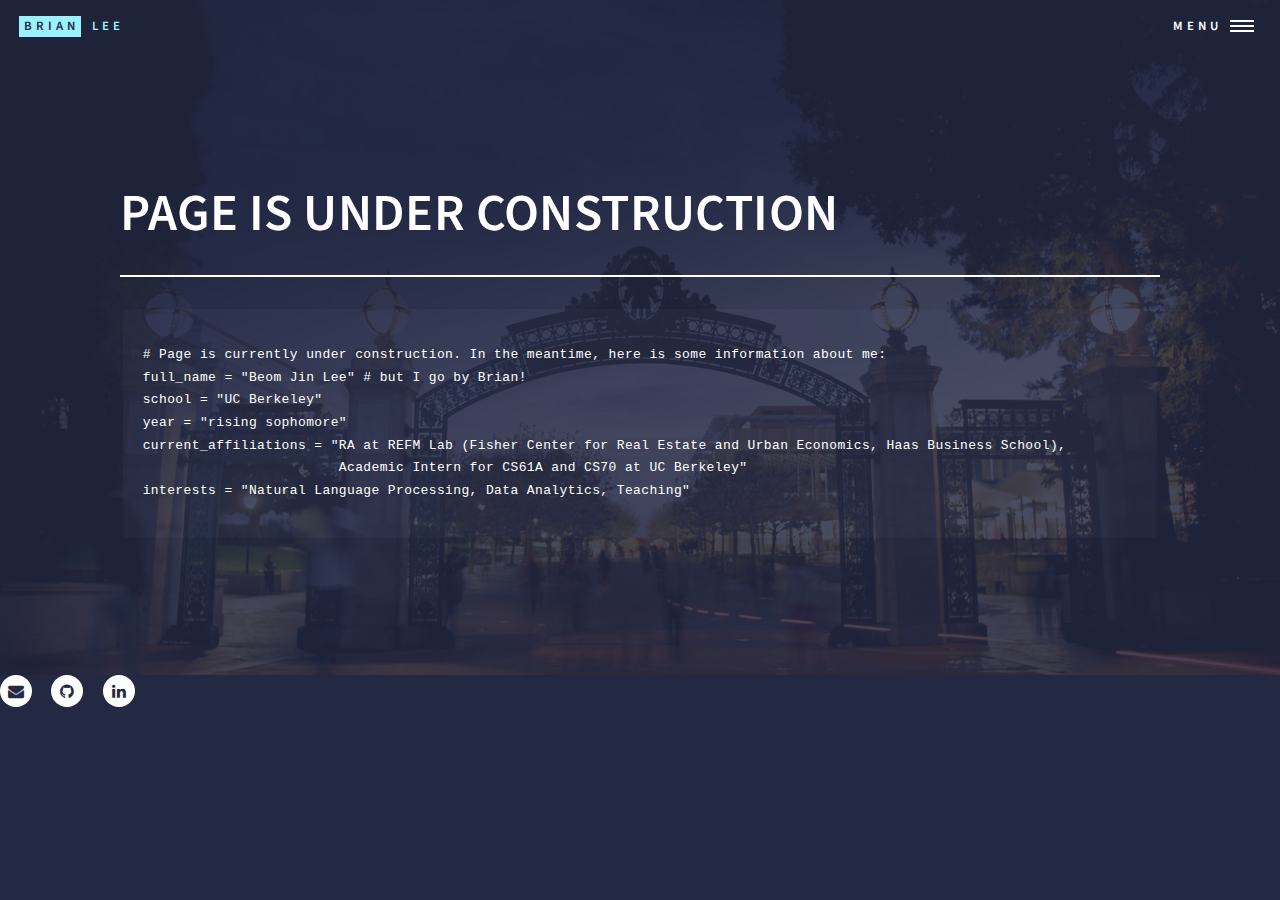
<file: index.html>
<!DOCTYPE HTML>

<html>
	<head>
		<title>Brian's Territory</title>
		<meta charset="utf-8" />
		<meta name="viewport" content="width=device-width, initial-scale=1, user-scalable=no" />
		<link rel="stylesheet" href="assets/css/main.css" />
	</head>
	<body>

		<!-- Wrapper -->
			<div id="wrapper">

				<!-- Header -->
					<header id="header" class="alt">
						<a href="index.html" class="logo"><strong>Brian</strong> <span>Lee</span></a>
						<nav>
							<a href="#menu">Menu</a>
						</nav>
					</header>

				<!-- Menu -->
					<!-- <nav id="menu">
						<ul class="links">
							<li><a href="index.html">Home</a></li>
							<li><a href="about.html">About Me</a></li>
							<li><a href="projects.html">Projects</a></li>
							<li><a href="interests.html">Interests</a></li>
						</ul>
						<ul class="actions vertical">
							<li><a href="#" class="button special fit">Get Started</a></li>
						</ul>
					</nav> -->

				<!-- Banner -->
					<section id="banner" class="major">
						<span class="image">
							<img src="images/berkeley.jpg" alt="" />
						</span>
						<div class="inner">
							<header class="major">
								<h1>PAGE IS UNDER CONSTRUCTION</h1>
							</header>
								<pre><code>
# Page is currently under construction. In the meantime, here is some information about me:
full_name = "Beom Jin Lee" # but I go by Brian!
school = "UC Berkeley"
year = "rising sophomore"
current_affiliations = "RA at REFM Lab (Fisher Center for Real Estate and Urban Economics, Haas Business School),
			Academic Intern for CS61A and CS70 at UC Berkeley"
interests = "Natural Language Processing, Data Analytics, Teaching"
								</code></pre>
							</div>
						</div>
					</section>

				<!-- Footer -->
					<footer id="footer">
						<div class="inner">
							<ul class="icons">
								<li><a href = "mailto:beomjin.lee@berkeley.edu" class = "icon alt fa-envelope"><span class = "label">Email</span></a></li>
								<li><a href="https://www.github.com/beomjin-lee" class="icon alt fa-github"><span class="label">GitHub</span></a></li>
								<li><a href="https://www.linkedin.com/in/beomjinlee" class="icon alt fa-linkedin"><span class="label">LinkedIn</span></a></li>
								<!-- <li><a href="docs/beomjin_resume.pdf" class="button icon fa-download">Resume</a></li> -->
							</ul>
						</div>
					</footer>

			</div>

		<!-- Scripts -->
			<script src="assets/js/jquery.min.js"></script>
			<script src="assets/js/jquery.scrolly.min.js"></script>
			<script src="assets/js/jquery.scrollex.min.js"></script>
			<script src="assets/js/skel.min.js"></script>
			<script src="assets/js/util.js"></script>
			<!--[if lte IE 8]><script src="assets/js/ie/respond.min.js"></script><![endif]-->
			<script src="assets/js/main.js"></script>

	</body>
</html>
</file>
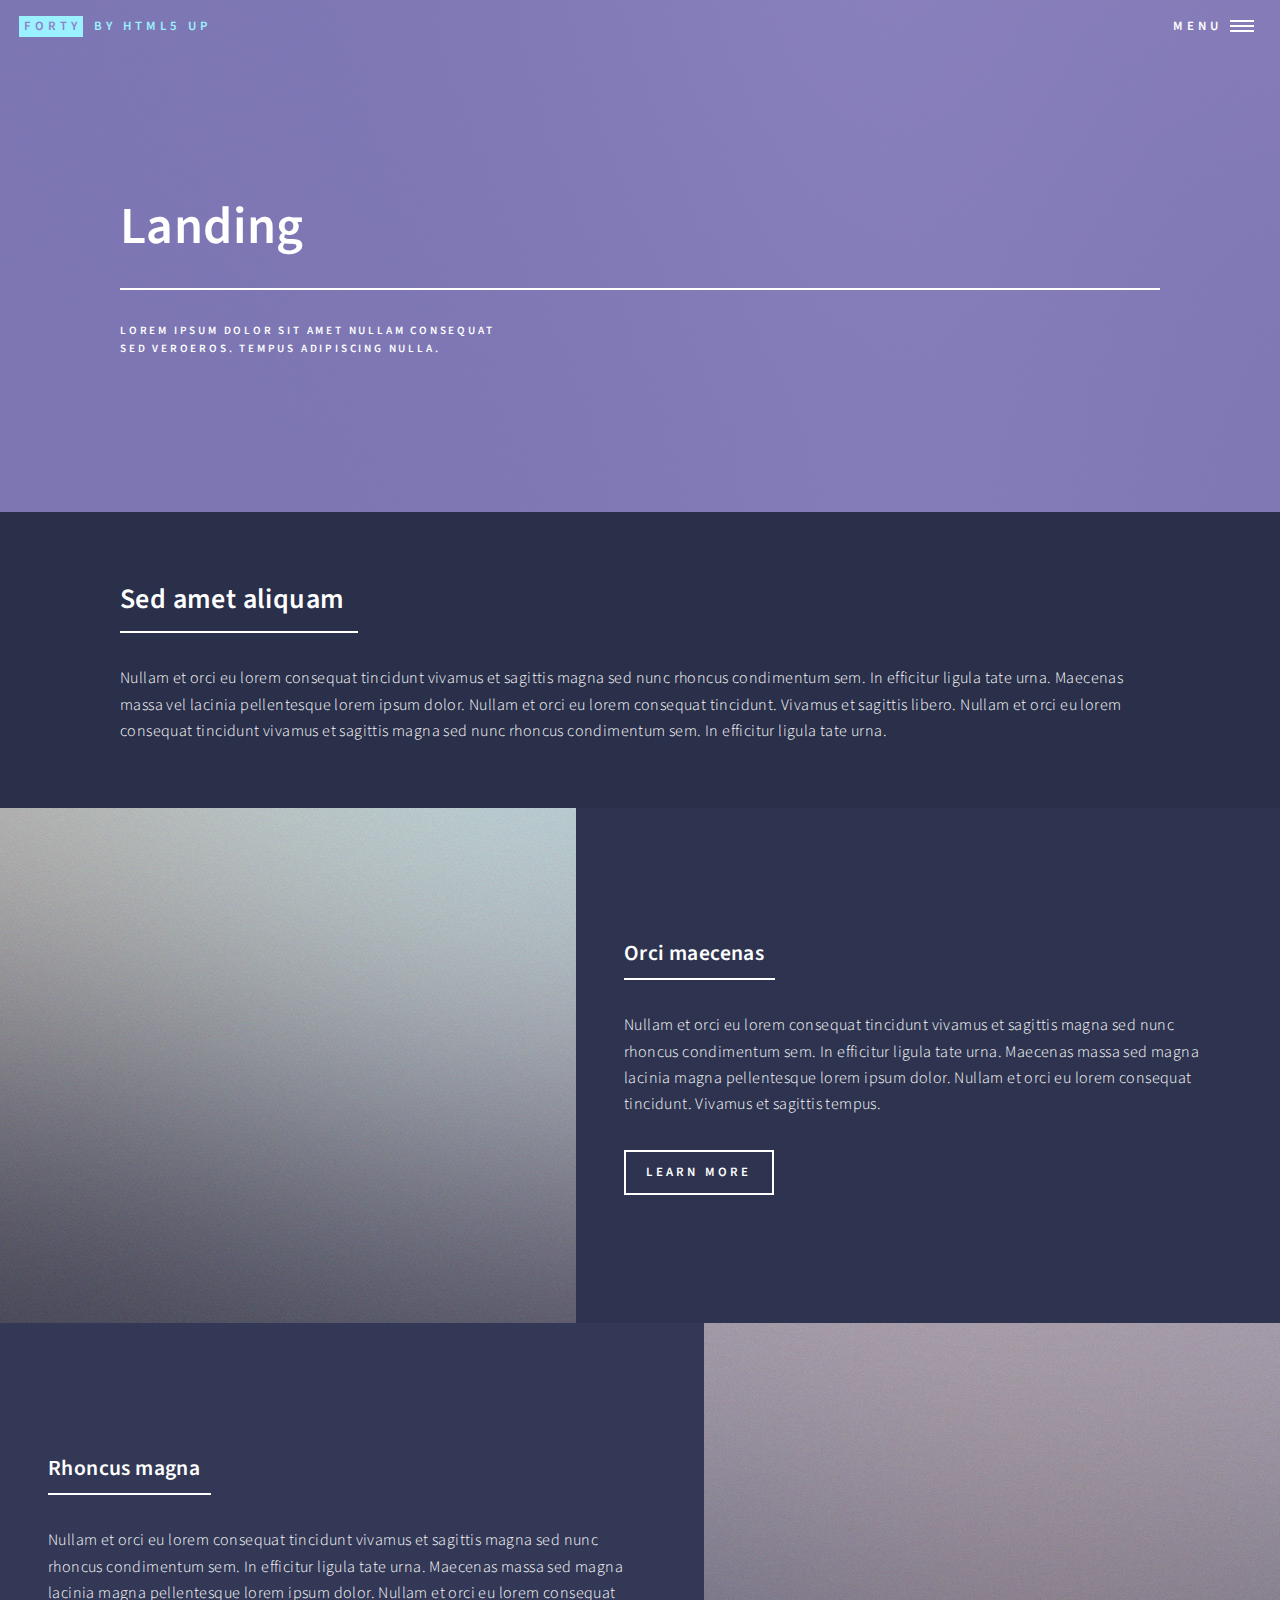
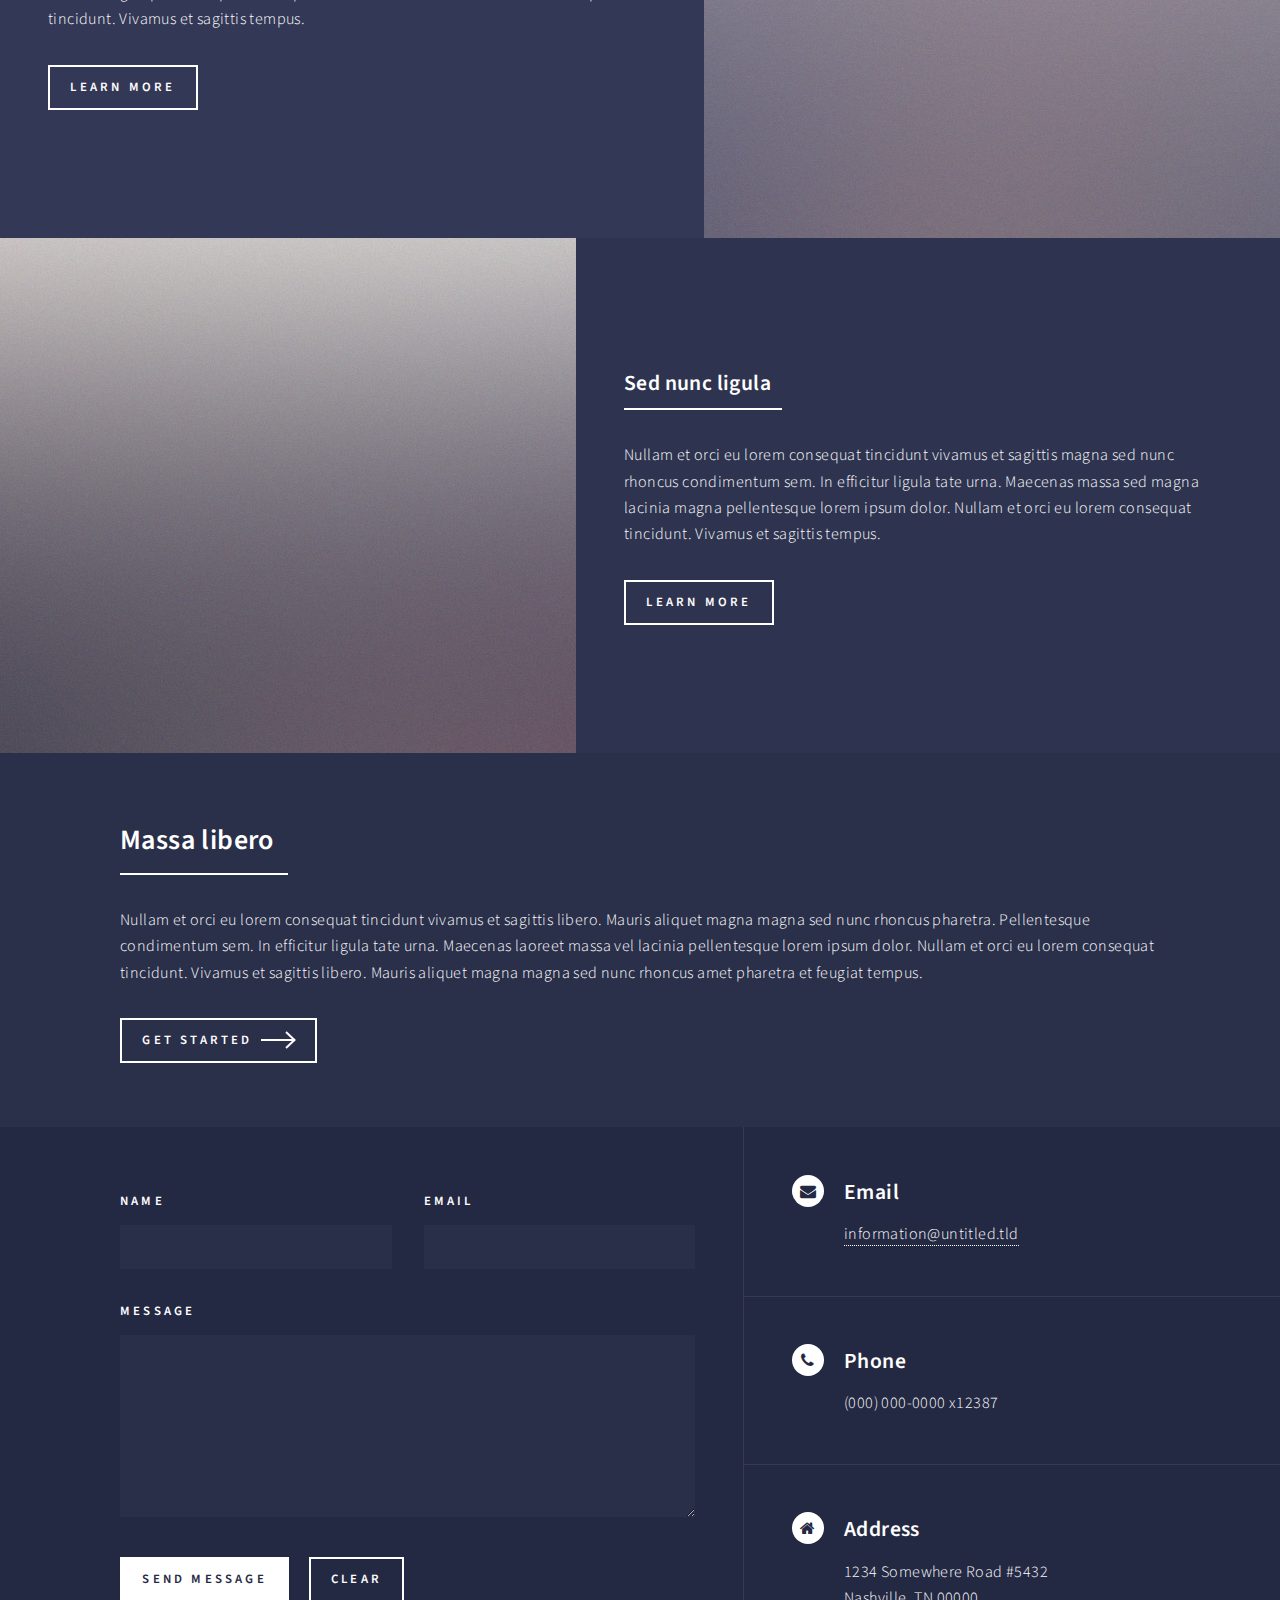
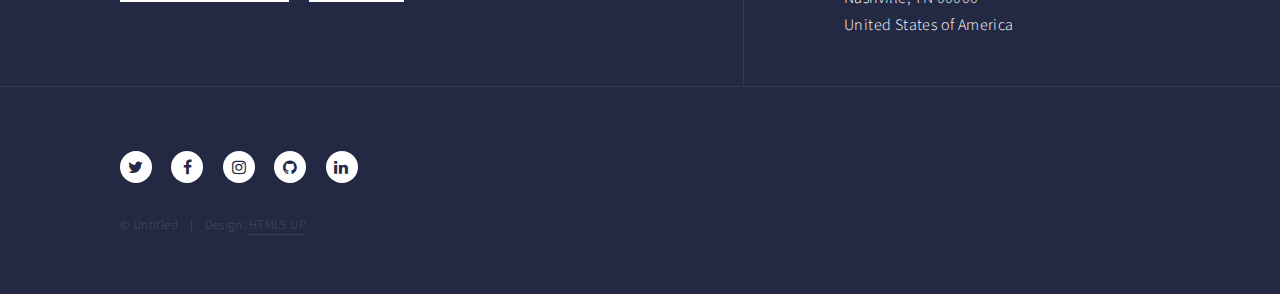
<file: about.html>
<!DOCTYPE HTML>
<!--
	Forty by HTML5 UP
	html5up.net | @ajlkn
	Free for personal and commercial use under the CCA 3.0 license (html5up.net/license)
-->
<html>
	<head>
		<title>Landing - Forty by HTML5 UP</title>
		<meta charset="utf-8" />
		<meta name="viewport" content="width=device-width, initial-scale=1, user-scalable=no" />
		<!--[if lte IE 8]><script src="assets/js/ie/html5shiv.js"></script><![endif]-->
		<link rel="stylesheet" href="assets/css/main.css" />
		<!--[if lte IE 9]><link rel="stylesheet" href="assets/css/ie9.css" /><![endif]-->
		<!--[if lte IE 8]><link rel="stylesheet" href="assets/css/ie8.css" /><![endif]-->
	</head>
	<body>

		<!-- Wrapper -->
			<div id="wrapper">

				<!-- Header -->
				<!-- Note: The "styleN" class below should match that of the banner element. -->
					<header id="header" class="alt style2">
						<a href="index.html" class="logo"><strong>Forty</strong> <span>by HTML5 UP</span></a>
						<nav>
							<a href="#menu">Menu</a>
						</nav>
					</header>

				<!-- Menu -->
					<nav id="menu">
						<ul class="links">
							<li><a href="index.html">Home</a></li>
							<li><a href="landing.html">Landing</a></li>
							<li><a href="generic.html">Generic</a></li>
							<li><a href="elements.html">Elements</a></li>
						</ul>
						<ul class="actions vertical">
							<li><a href="#" class="button special fit">Get Started</a></li>
							<li><a href="#" class="button fit">Log In</a></li>
						</ul>
					</nav>

				<!-- Banner -->
				<!-- Note: The "styleN" class below should match that of the header element. -->
					<section id="banner" class="style2">
						<div class="inner">
							<span class="image">
								<img src="images/pic07.jpg" alt="" />
							</span>
							<header class="major">
								<h1>Landing</h1>
							</header>
							<div class="content">
								<p>Lorem ipsum dolor sit amet nullam consequat<br />
								sed veroeros. tempus adipiscing nulla.</p>
							</div>
						</div>
					</section>

				<!-- Main -->
					<div id="main">

						<!-- One -->
							<section id="one">
								<div class="inner">
									<header class="major">
										<h2>Sed amet aliquam</h2>
									</header>
									<p>Nullam et orci eu lorem consequat tincidunt vivamus et sagittis magna sed nunc rhoncus condimentum sem. In efficitur ligula tate urna. Maecenas massa vel lacinia pellentesque lorem ipsum dolor. Nullam et orci eu lorem consequat tincidunt. Vivamus et sagittis libero. Nullam et orci eu lorem consequat tincidunt vivamus et sagittis magna sed nunc rhoncus condimentum sem. In efficitur ligula tate urna.</p>
								</div>
							</section>

						<!-- Two -->
							<section id="two" class="spotlights">
								<section>
									<a href="generic.html" class="image">
										<img src="images/pic08.jpg" alt="" data-position="center center" />
									</a>
									<div class="content">
										<div class="inner">
											<header class="major">
												<h3>Orci maecenas</h3>
											</header>
											<p>Nullam et orci eu lorem consequat tincidunt vivamus et sagittis magna sed nunc rhoncus condimentum sem. In efficitur ligula tate urna. Maecenas massa sed magna lacinia magna pellentesque lorem ipsum dolor. Nullam et orci eu lorem consequat tincidunt. Vivamus et sagittis tempus.</p>
											<ul class="actions">
												<li><a href="generic.html" class="button">Learn more</a></li>
											</ul>
										</div>
									</div>
								</section>
								<section>
									<a href="generic.html" class="image">
										<img src="images/pic09.jpg" alt="" data-position="top center" />
									</a>
									<div class="content">
										<div class="inner">
											<header class="major">
												<h3>Rhoncus magna</h3>
											</header>
											<p>Nullam et orci eu lorem consequat tincidunt vivamus et sagittis magna sed nunc rhoncus condimentum sem. In efficitur ligula tate urna. Maecenas massa sed magna lacinia magna pellentesque lorem ipsum dolor. Nullam et orci eu lorem consequat tincidunt. Vivamus et sagittis tempus.</p>
											<ul class="actions">
												<li><a href="generic.html" class="button">Learn more</a></li>
											</ul>
										</div>
									</div>
								</section>
								<section>
									<a href="generic.html" class="image">
										<img src="images/pic10.jpg" alt="" data-position="25% 25%" />
									</a>
									<div class="content">
										<div class="inner">
											<header class="major">
												<h3>Sed nunc ligula</h3>
											</header>
											<p>Nullam et orci eu lorem consequat tincidunt vivamus et sagittis magna sed nunc rhoncus condimentum sem. In efficitur ligula tate urna. Maecenas massa sed magna lacinia magna pellentesque lorem ipsum dolor. Nullam et orci eu lorem consequat tincidunt. Vivamus et sagittis tempus.</p>
											<ul class="actions">
												<li><a href="generic.html" class="button">Learn more</a></li>
											</ul>
										</div>
									</div>
								</section>
							</section>

						<!-- Three -->
							<section id="three">
								<div class="inner">
									<header class="major">
										<h2>Massa libero</h2>
									</header>
									<p>Nullam et orci eu lorem consequat tincidunt vivamus et sagittis libero. Mauris aliquet magna magna sed nunc rhoncus pharetra. Pellentesque condimentum sem. In efficitur ligula tate urna. Maecenas laoreet massa vel lacinia pellentesque lorem ipsum dolor. Nullam et orci eu lorem consequat tincidunt. Vivamus et sagittis libero. Mauris aliquet magna magna sed nunc rhoncus amet pharetra et feugiat tempus.</p>
									<ul class="actions">
										<li><a href="generic.html" class="button next">Get Started</a></li>
									</ul>
								</div>
							</section>

					</div>

				<!-- Contact -->
					<section id="contact">
						<div class="inner">
							<section>
								<form method="post" action="#">
									<div class="field half first">
										<label for="name">Name</label>
										<input type="text" name="name" id="name" />
									</div>
									<div class="field half">
										<label for="email">Email</label>
										<input type="text" name="email" id="email" />
									</div>
									<div class="field">
										<label for="message">Message</label>
										<textarea name="message" id="message" rows="6"></textarea>
									</div>
									<ul class="actions">
										<li><input type="submit" value="Send Message" class="special" /></li>
										<li><input type="reset" value="Clear" /></li>
									</ul>
								</form>
							</section>
							<section class="split">
								<section>
									<div class="contact-method">
										<span class="icon alt fa-envelope"></span>
										<h3>Email</h3>
										<a href="#">information@untitled.tld</a>
									</div>
								</section>
								<section>
									<div class="contact-method">
										<span class="icon alt fa-phone"></span>
										<h3>Phone</h3>
										<span>(000) 000-0000 x12387</span>
									</div>
								</section>
								<section>
									<div class="contact-method">
										<span class="icon alt fa-home"></span>
										<h3>Address</h3>
										<span>1234 Somewhere Road #5432<br />
										Nashville, TN 00000<br />
										United States of America</span>
									</div>
								</section>
							</section>
						</div>
					</section>

				<!-- Footer -->
					<footer id="footer">
						<div class="inner">
							<ul class="icons">
								<li><a href="#" class="icon alt fa-twitter"><span class="label">Twitter</span></a></li>
								<li><a href="#" class="icon alt fa-facebook"><span class="label">Facebook</span></a></li>
								<li><a href="#" class="icon alt fa-instagram"><span class="label">Instagram</span></a></li>
								<li><a href="#" class="icon alt fa-github"><span class="label">GitHub</span></a></li>
								<li><a href="#" class="icon alt fa-linkedin"><span class="label">LinkedIn</span></a></li>
							</ul>
							<ul class="copyright">
								<li>&copy; Untitled</li><li>Design: <a href="https://html5up.net">HTML5 UP</a></li>
							</ul>
						</div>
					</footer>

			</div>

		<!-- Scripts -->
			<script src="assets/js/jquery.min.js"></script>
			<script src="assets/js/jquery.scrolly.min.js"></script>
			<script src="assets/js/jquery.scrollex.min.js"></script>
			<script src="assets/js/skel.min.js"></script>
			<script src="assets/js/util.js"></script>
			<!--[if lte IE 8]><script src="assets/js/ie/respond.min.js"></script><![endif]-->
			<script src="assets/js/main.js"></script>

	</body>
</html>
</file>
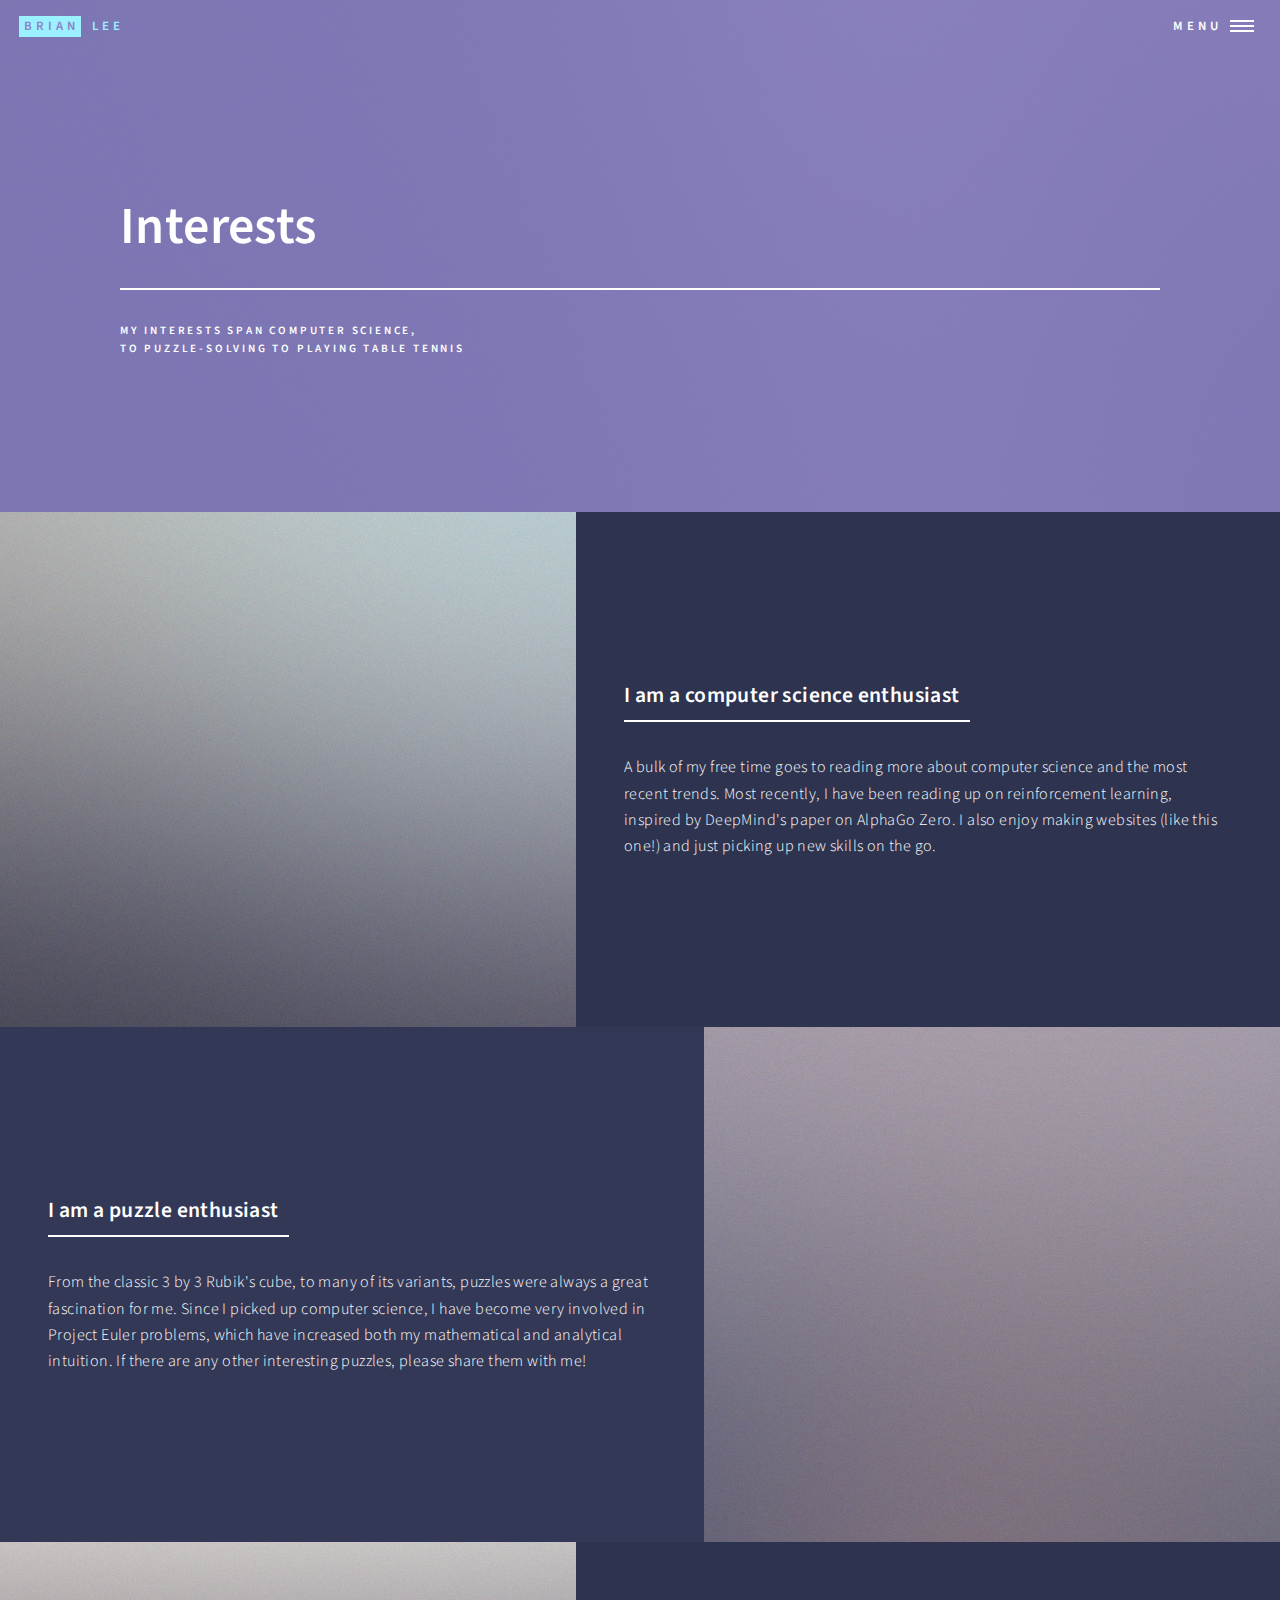
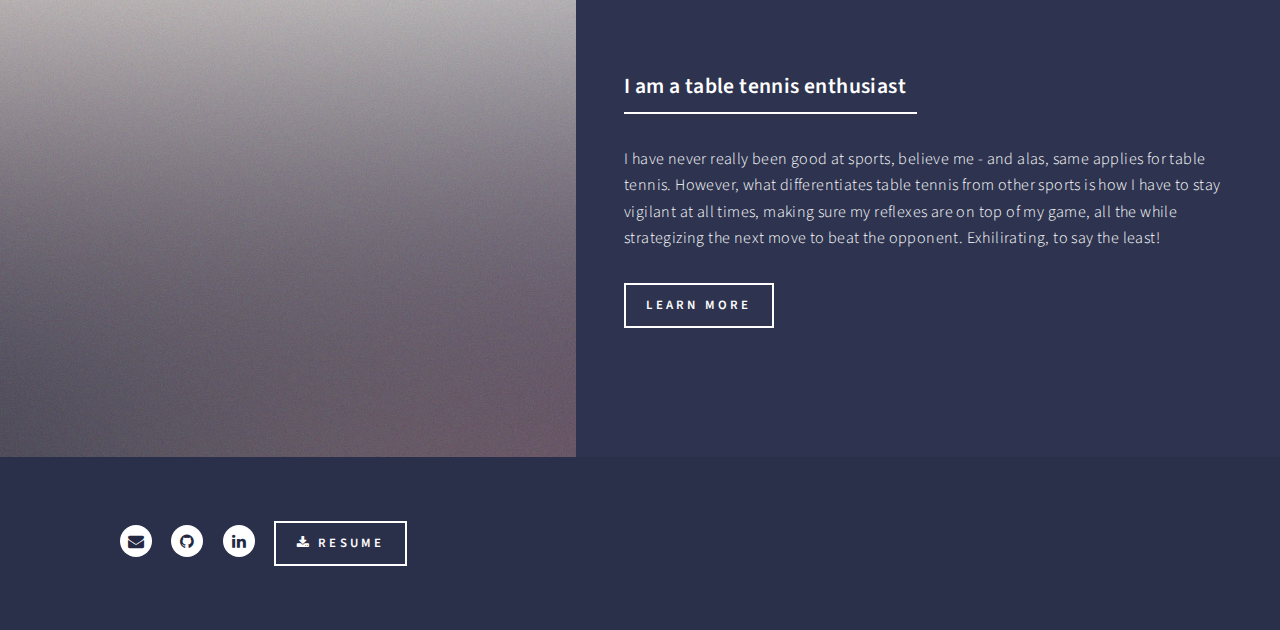
<file: interests.html>
<!DOCTYPE HTML>

<html>
	<head>
		<title>Interests</title>
		<meta charset="utf-8" />
		<meta name="viewport" content="width=device-width, initial-scale=1, user-scalable=no" />
		<link rel="stylesheet" href="assets/css/main.css" />
	</head>
	<body>

		<!-- Wrapper -->
			<div id="wrapper">

				<!-- Header -->
				<!-- Note: The "styleN" class below should match that of the banner element. -->
					<header id="header" class="alt style2">
						<a href="index.html" class="logo"><strong>Brian</strong> <span>Lee</span></a>
						<nav>
							<a href="#menu">Menu</a>
						</nav>
					</header>

				<!-- Menu -->
				<nav id="menu">
					<ul class="links">
						<li><a href="index.html">Home</a></li>
						<li><a href="about.html">About Me</a></li>
						<li><a href="projects.html">Projects</a></li>
						<li><a href="interests.html">Interests</a></li>
					</ul>
					<ul class="actions vertical">
						<li><a href="#" class="button special fit">Get Started</a></li>
					</ul>
				</nav>

				<!-- Banner -->
				<!-- Note: The "styleN" class below should match that of the header element. -->
					<section id="banner" class="style2">
						<div class="inner">
							<span class="image">
								<img src="images/pic07.jpg" alt="" />
							</span>
							<header class="major">
								<h1>Interests</h1>
							</header>
							<div class="content">
								<p>My interests span computer science,<br />
								to puzzle-solving to playing table tennis</p>
							</div>
						</div>
					</section>

				<!-- Main -->
					<div id="main">
<!--
							<section id="one">
								<div class="inner">
									<header class="major">
										<h2>Sed amet aliquam</h2>
									</header>
									<p>Nullam et orci eu lorem consequat tincidunt vivamus et sagittis magna sed nunc rhoncus condimentum sem. In efficitur ligula tate urna. Maecenas massa vel lacinia pellentesque lorem ipsum dolor. Nullam et orci eu lorem consequat tincidunt. Vivamus et sagittis libero. Nullam et orci eu lorem consequat tincidunt vivamus et sagittis magna sed nunc rhoncus condimentum sem. In efficitur ligula tate urna.</p>
								</div>
							</section>
-->
						<!-- Two -->
							<section id="two" class="spotlights">
								<section>
									<a href="generic.html" class="image">
										<img src="images/pic08.jpg" alt="" data-position="center center" />
									</a>
									<div class="content">
										<div class="inner">
											<header class="major">
												<h3>I am a computer science enthusiast</h3>
											</header>
											<p>A bulk of my free time goes to reading more about computer science and the most recent trends. Most recently, I have been reading up on reinforcement learning, inspired by DeepMind's paper on AlphaGo Zero. I also enjoy making websites (like this one!) and just picking up new skills on the go.</p>
										</div>
									</div>
								</section>
								<section>
									<a href="generic.html" class="image">
										<img src="images/pic09.jpg" alt="" data-position="top center" />
									</a>
									<div class="content">
										<div class="inner">
											<header class="major">
												<h3>I am a puzzle enthusiast</h3>
											</header>
											<p>From the classic 3 by 3 Rubik's cube, to many of its variants, puzzles were always a great fascination for me. Since I picked up computer science, I have become very involved in Project Euler problems, which have increased both my mathematical and analytical intuition. If there are any other interesting puzzles, please share them with me!</p>
										</div>
									</div>
								</section>
								<section>
									<a href="generic.html" class="image">
										<img src="images/pic10.jpg" alt="" data-position="25% 25%" />
									</a>
									<div class="content">
										<div class="inner">
											<header class="major">
												<h3>I am a table tennis enthusiast</h3>
											</header>
											<p>I have never really been good at sports, believe me - and alas, same applies for table tennis. However, what differentiates table tennis from other sports is how I have to stay vigilant at all times, making sure my reflexes are on top of my game, all the while strategizing the next move to beat the opponent. Exhilirating, to say the least! </p>
											<ul class="actions">
												<li><a href="generic.html" class="button">Learn more</a></li>
											</ul>
										</div>
									</div>
								</section>
							</section>

						<!-- Three
							<section id="three">
								<div class="inner">
									<header class="major">
										<h2>Massa libero</h2>
									</header>
									<p>Nullam et orci eu lorem consequat tincidunt vivamus et sagittis libero. Mauris aliquet magna magna sed nunc rhoncus pharetra. Pellentesque condimentum sem. In efficitur ligula tate urna. Maecenas laoreet massa vel lacinia pellentesque lorem ipsum dolor. Nullam et orci eu lorem consequat tincidunt. Vivamus et sagittis libero. Mauris aliquet magna magna sed nunc rhoncus amet pharetra et feugiat tempus.</p>
									<ul class="actions">
										<li><a href="generic.html" class="button next">Get Started</a></li>
									</ul>
								</div>
							</section>

					</div>
-->
					<!-- Footer -->
						<footer id="footer">
							<div class="inner">
								<ul class="icons">
									<li><a href = "mailto:beomjin.lee@berkeley.edu" class = "icon alt fa-envelope"><span class = "label">Email</span></a></li>
									<li><a href="https://www.github.com/beomjin-lee" class="icon alt fa-github"><span class="label">GitHub</span></a></li>
									<li><a href="https://www.linkedin.com/beomjinlee" class="icon alt fa-linkedin"><span class="label">LinkedIn</span></a></li>
									<li><a href="docs/beomjin_resume.pdf" class="button icon fa-download">Resume</a></li>
								</ul>
							</div>
						</footer>

				</div>

		<!-- Scripts -->
			<script src="assets/js/jquery.min.js"></script>
			<script src="assets/js/jquery.scrolly.min.js"></script>
			<script src="assets/js/jquery.scrollex.min.js"></script>
			<script src="assets/js/skel.min.js"></script>
			<script src="assets/js/util.js"></script>
			<!--[if lte IE 8]><script src="assets/js/ie/respond.min.js"></script><![endif]-->
			<script src="assets/js/main.js"></script>

	</body>
</html>
</file>
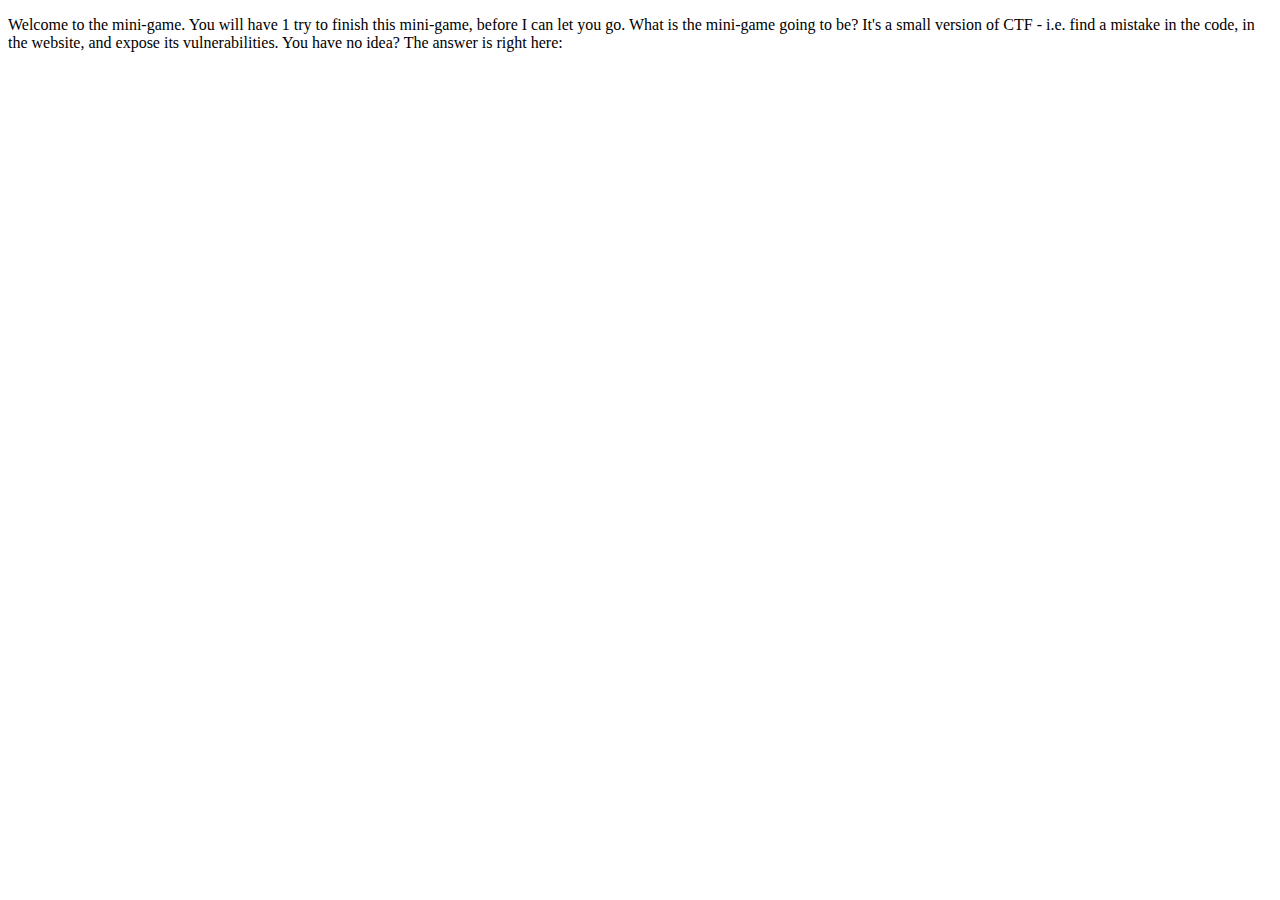
<file: minigame.html>
<!DOCTYPE HTML>

<html>
	<head>
		<p>
        Welcome to the mini-game.

        You will have 1 try to finish this mini-game, before I can let you go.

        What is the mini-game going to be? It's a small version of CTF - i.e. find a mistake in the code, in the website, and expose its vulnerabilities.

        You have no idea? The answer is right here: <!-- gobears -->
	</p>
	</body>
</html>
</file>
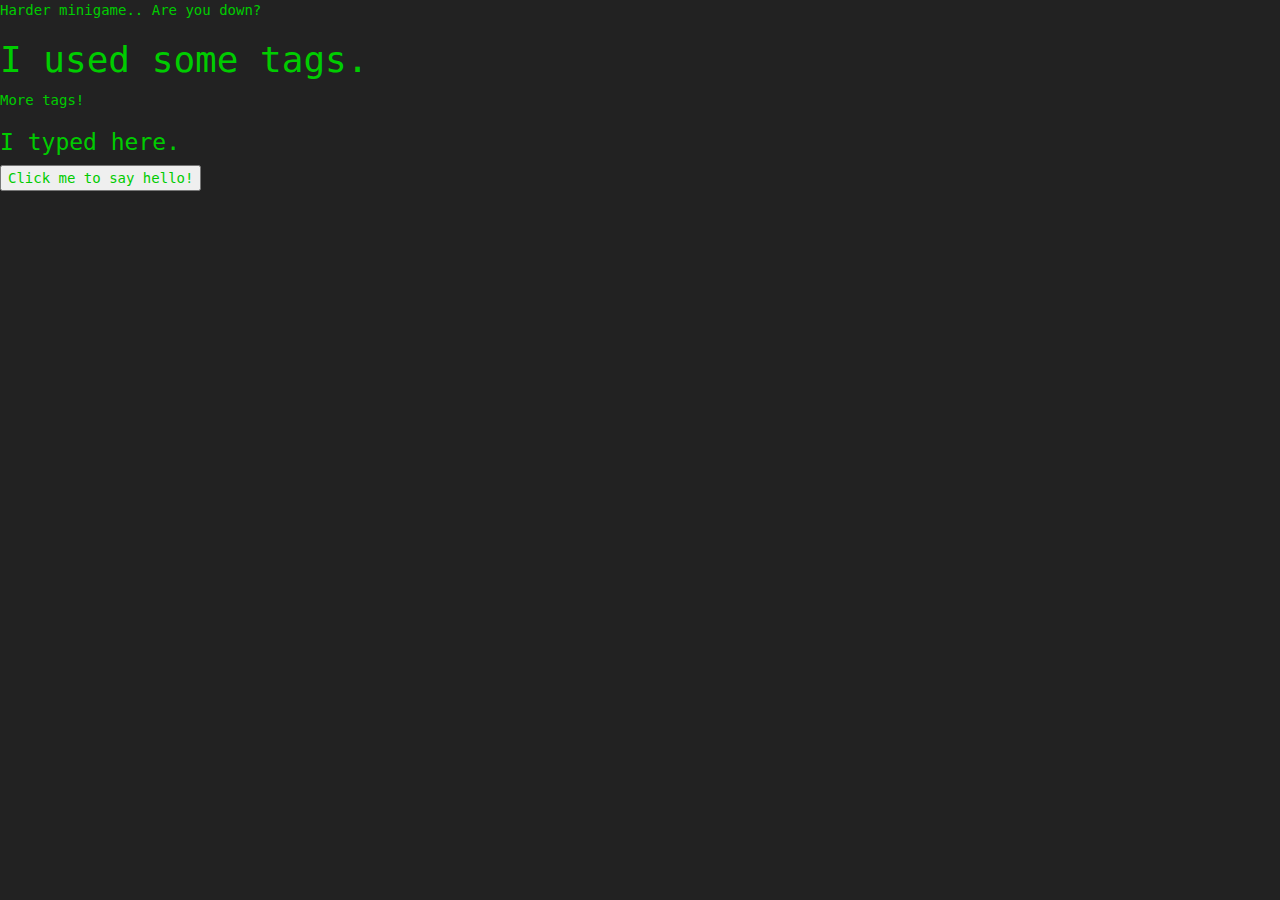
<file: minigame2.html>
<!DOCTYPE html>
<html><head><meta http-equiv="Content-Type" content="text/html; charset=UTF-8">
<title>Hello World!</title>
<link rel="stylesheet" type="text/css" href="./hacker.css">
</head>
<body>

Harder minigame.. Are you down?

<h1>I used some tags.</h1>
<p>More tags!</p>
<h3>I typed here.</h3>

<button type="button" onclick="sayHI()"> Click me to say hello!</button>

<script src="./script.js.download"></script>


<!-- Good try but this isn't the real code -->
<!-- What other types of files are there in a webpage? -->
</body></html>
</file>
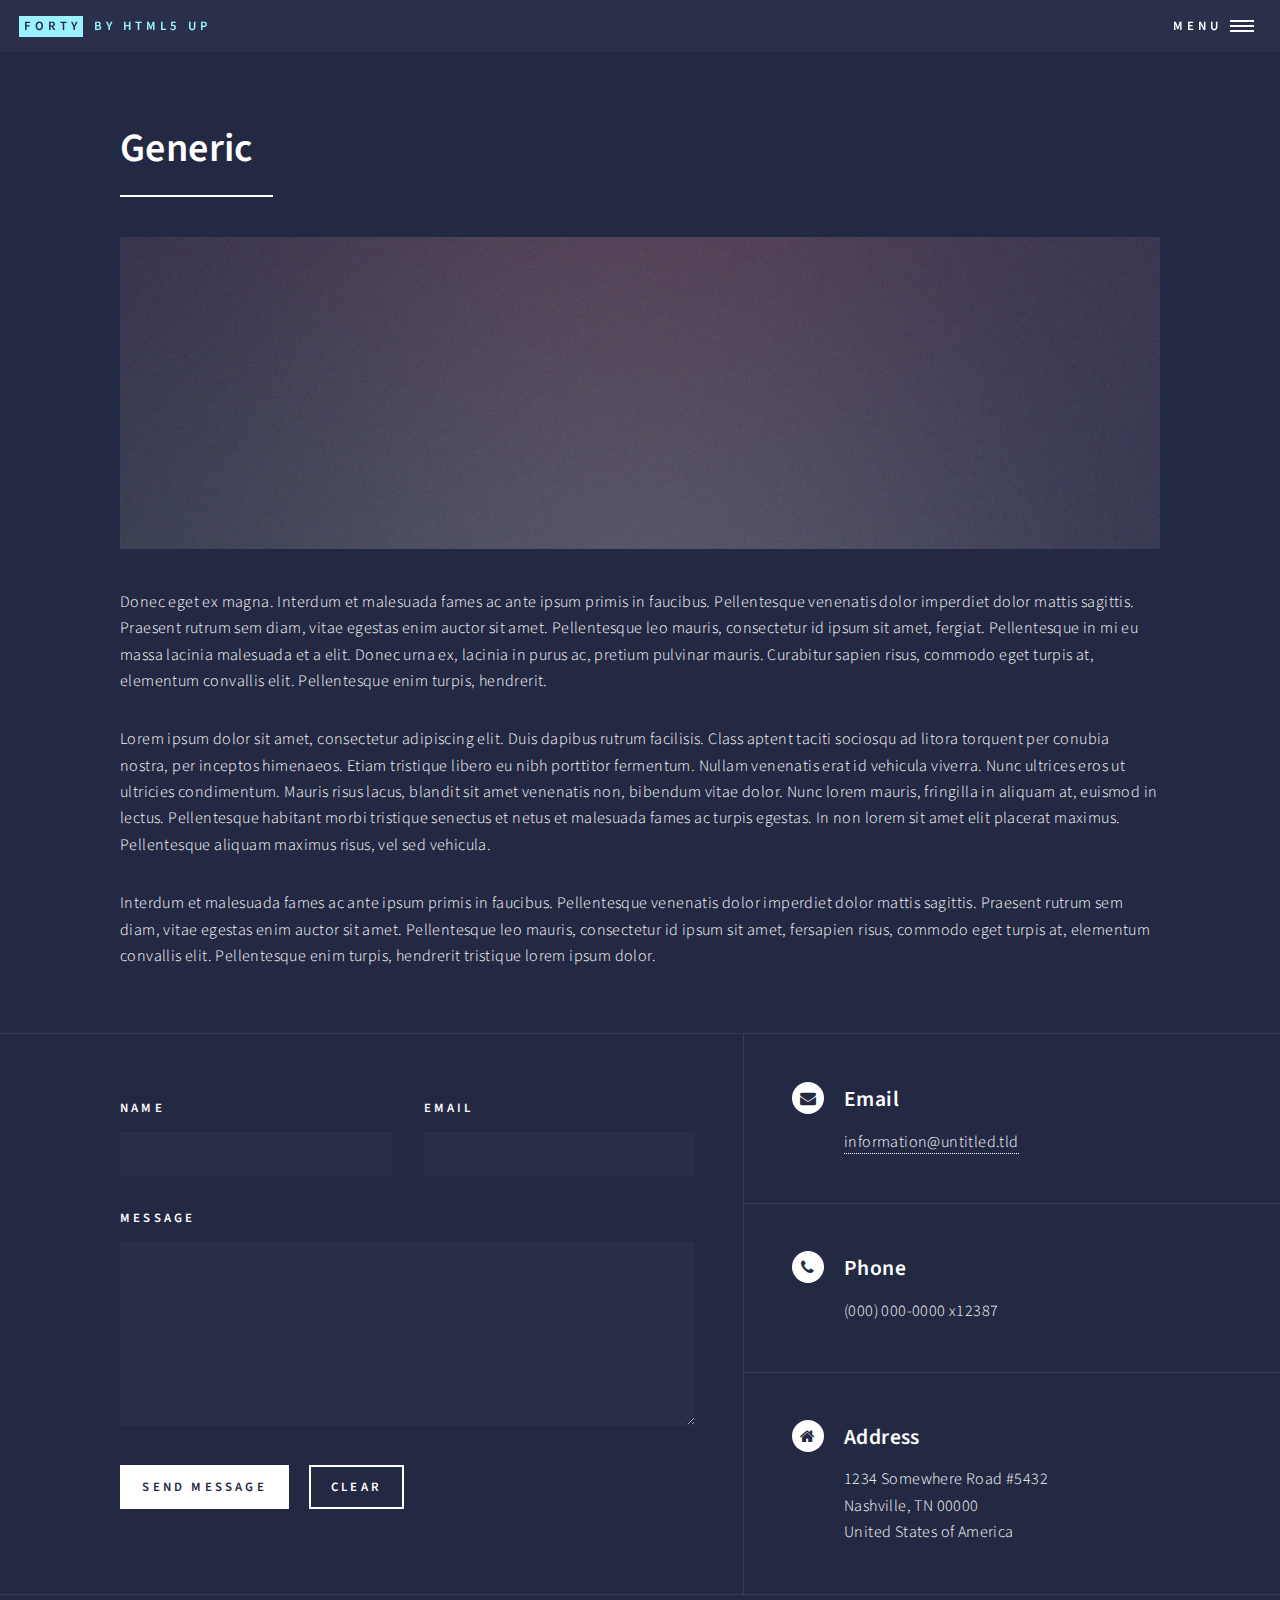
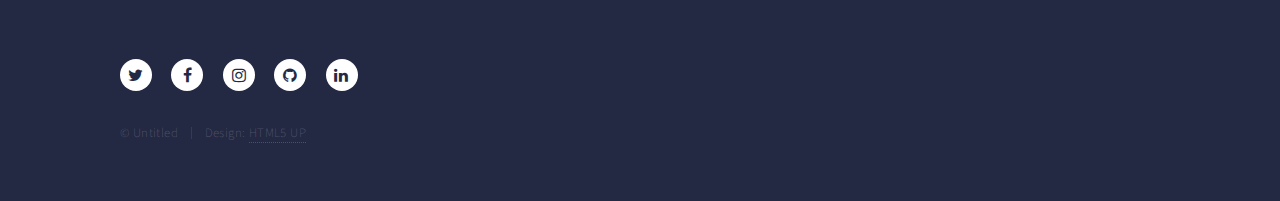
<file: projects.html>
<!DOCTYPE HTML>
<!--
	Forty by HTML5 UP
	html5up.net | @ajlkn
	Free for personal and commercial use under the CCA 3.0 license (html5up.net/license)
-->
<html>
	<head>
		<title>Generic - Forty by HTML5 UP</title>
		<meta charset="utf-8" />
		<meta name="viewport" content="width=device-width, initial-scale=1, user-scalable=no" />
		<!--[if lte IE 8]><script src="assets/js/ie/html5shiv.js"></script><![endif]-->
		<link rel="stylesheet" href="assets/css/main.css" />
		<!--[if lte IE 9]><link rel="stylesheet" href="assets/css/ie9.css" /><![endif]-->
		<!--[if lte IE 8]><link rel="stylesheet" href="assets/css/ie8.css" /><![endif]-->
	</head>
	<body>

		<!-- Wrapper -->
			<div id="wrapper">

				<!-- Header -->
					<header id="header">
						<a href="index.html" class="logo"><strong>Forty</strong> <span>by HTML5 UP</span></a>
						<nav>
							<a href="#menu">Menu</a>
						</nav>
					</header>

				<!-- Menu -->
					<nav id="menu">
						<ul class="links">
							<li><a href="index.html">Home</a></li>
							<li><a href="landing.html">Landing</a></li>
							<li><a href="generic.html">Generic</a></li>
							<li><a href="elements.html">Elements</a></li>
						</ul>
						<ul class="actions vertical">
							<li><a href="#" class="button special fit">Get Started</a></li>
							<li><a href="#" class="button fit">Log In</a></li>
						</ul>
					</nav>

				<!-- Main -->
					<div id="main" class="alt">

						<!-- One -->
							<section id="one">
								<div class="inner">
									<header class="major">
										<h1>Generic</h1>
									</header>
									<span class="image main"><img src="images/pic11.jpg" alt="" /></span>
									<p>Donec eget ex magna. Interdum et malesuada fames ac ante ipsum primis in faucibus. Pellentesque venenatis dolor imperdiet dolor mattis sagittis. Praesent rutrum sem diam, vitae egestas enim auctor sit amet. Pellentesque leo mauris, consectetur id ipsum sit amet, fergiat. Pellentesque in mi eu massa lacinia malesuada et a elit. Donec urna ex, lacinia in purus ac, pretium pulvinar mauris. Curabitur sapien risus, commodo eget turpis at, elementum convallis elit. Pellentesque enim turpis, hendrerit.</p>
									<p>Lorem ipsum dolor sit amet, consectetur adipiscing elit. Duis dapibus rutrum facilisis. Class aptent taciti sociosqu ad litora torquent per conubia nostra, per inceptos himenaeos. Etiam tristique libero eu nibh porttitor fermentum. Nullam venenatis erat id vehicula viverra. Nunc ultrices eros ut ultricies condimentum. Mauris risus lacus, blandit sit amet venenatis non, bibendum vitae dolor. Nunc lorem mauris, fringilla in aliquam at, euismod in lectus. Pellentesque habitant morbi tristique senectus et netus et malesuada fames ac turpis egestas. In non lorem sit amet elit placerat maximus. Pellentesque aliquam maximus risus, vel sed vehicula.</p>
									<p>Interdum et malesuada fames ac ante ipsum primis in faucibus. Pellentesque venenatis dolor imperdiet dolor mattis sagittis. Praesent rutrum sem diam, vitae egestas enim auctor sit amet. Pellentesque leo mauris, consectetur id ipsum sit amet, fersapien risus, commodo eget turpis at, elementum convallis elit. Pellentesque enim turpis, hendrerit tristique lorem ipsum dolor.</p>
								</div>
							</section>

					</div>

				<!-- Contact -->
					<section id="contact">
						<div class="inner">
							<section>
								<form method="post" action="#">
									<div class="field half first">
										<label for="name">Name</label>
										<input type="text" name="name" id="name" />
									</div>
									<div class="field half">
										<label for="email">Email</label>
										<input type="text" name="email" id="email" />
									</div>
									<div class="field">
										<label for="message">Message</label>
										<textarea name="message" id="message" rows="6"></textarea>
									</div>
									<ul class="actions">
										<li><input type="submit" value="Send Message" class="special" /></li>
										<li><input type="reset" value="Clear" /></li>
									</ul>
								</form>
							</section>
							<section class="split">
								<section>
									<div class="contact-method">
										<span class="icon alt fa-envelope"></span>
										<h3>Email</h3>
										<a href="#">information@untitled.tld</a>
									</div>
								</section>
								<section>
									<div class="contact-method">
										<span class="icon alt fa-phone"></span>
										<h3>Phone</h3>
										<span>(000) 000-0000 x12387</span>
									</div>
								</section>
								<section>
									<div class="contact-method">
										<span class="icon alt fa-home"></span>
										<h3>Address</h3>
										<span>1234 Somewhere Road #5432<br />
										Nashville, TN 00000<br />
										United States of America</span>
									</div>
								</section>
							</section>
						</div>
					</section>

				<!-- Footer -->
					<footer id="footer">
						<div class="inner">
							<ul class="icons">
								<li><a href="#" class="icon alt fa-twitter"><span class="label">Twitter</span></a></li>
								<li><a href="#" class="icon alt fa-facebook"><span class="label">Facebook</span></a></li>
								<li><a href="#" class="icon alt fa-instagram"><span class="label">Instagram</span></a></li>
								<li><a href="#" class="icon alt fa-github"><span class="label">GitHub</span></a></li>
								<li><a href="#" class="icon alt fa-linkedin"><span class="label">LinkedIn</span></a></li>
							</ul>
							<ul class="copyright">
								<li>&copy; Untitled</li><li>Design: <a href="https://html5up.net">HTML5 UP</a></li>
							</ul>
						</div>
					</footer>

			</div>

		<!-- Scripts -->
			<script src="assets/js/jquery.min.js"></script>
			<script src="assets/js/jquery.scrolly.min.js"></script>
			<script src="assets/js/jquery.scrollex.min.js"></script>
			<script src="assets/js/skel.min.js"></script>
			<script src="assets/js/util.js"></script>
			<!--[if lte IE 8]><script src="assets/js/ie/respond.min.js"></script><![endif]-->
			<script src="assets/js/main.js"></script>

	</body>
</html>
</file>
<file: assets/css/ie9.css>
/*
	Forty by HTML5 UP
	html5up.net | @ajlkn
	Free for personal and commercial use under the CCA 3.0 license (html5up.net/license)
*/

/* Spotlights */

	.spotlights > section:after {
		content: '';
		display: block;
		clear: both;
	}

	.spotlights > section > .image {
		float: left;
	}

	.spotlights > section > .content {
		float: left;
	}

/* Tiles */

	.tiles:after {
		content: '';
		display: block;
		clear: both;
	}

	.tiles article {
		padding: 8em 4em 6em 4em ;
		float: left;
		height: auto;
		max-height: none;
		min-height: 0;
	}

/* Header */

	#header .logo {
		position: absolute;
		top: 0;
		left: 0;
	}

	#header nav {
		position: absolute;
		top: 0;
		right: 0;
	}

/* Banner */

	#banner {
		padding: 7em 0 4em 0 ;
		background-attachment: scroll;
		height: auto;
		max-height: none;
		min-height: 0;
	}

		#banner > .inner .content {
			display: block;
		}

			#banner > .inner .content > * {
				margin-left: 0;
				margin: 0 0 2em 0;
			}

		#banner.major {
			height: auto;
			max-height: none;
			min-height: 0;
		}

/* Contact */

	#contact:after {
		content: '';
		display: block;
		clear: both;
	}

	#contact > .inner > * {
		float: left;
	}

/* Menu */

	#menu .inner {
		margin: 0 auto;
	}
</file>
<file: assets/css/ie8.css>
/*
	Forty by HTML5 UP
	html5up.net | @ajlkn
	Free for personal and commercial use under the CCA 3.0 license (html5up.net/license)
*/

/* Button */

	.button {
		border: solid 2px !important;
	}

		.button.next {
			padding-right: 1.75em;
		}

			.button.next:before, .button.next:after {
				display: none;
			}

/* Tiles */

	.tiles article {
		width: 50%;
		-ms-behavior: url("assets/js/ie/backgroundsize.min.htc");
		background-size: cover;
	}

/* Banner */

	#banner {
		-ms-behavior: url("assets/js/ie/backgroundsize.min.htc");
	}

		#banner:after {
			display: none;
		}

/* Menu */

	#menu {
		background: #242943;
	}
</file>
<file: assets/css/main.css>
@import url(font-awesome.min.css);
@import url("https://fonts.googleapis.com/css?family=Source+Sans+Pro:300,300italic,600,600italic");

/*
	Forty by HTML5 UP
	html5up.net | @ajlkn
	Free for personal and commercial use under the CCA 3.0 license (html5up.net/license)
*/

/* Reset */

	html, body, div, span, applet, object, iframe, h1, h2, h3, h4, h5, h6, p, blockquote, pre, a, abbr, acronym, address, big, cite, code, del, dfn, em, img, ins, kbd, q, s, samp, small, strike, strong, sub, sup, tt, var, b, u, i, center, dl, dt, dd, ol, ul, li, fieldset, form, label, legend, table, caption, tbody, tfoot, thead, tr, th, td, article, aside, canvas, details, embed, figure, figcaption, footer, header, hgroup, menu, nav, output, ruby, section, summary, time, mark, audio, video {
		margin: 0;
		padding: 0;
		border: 0;
		font-size: 100%;
		font: inherit;
		vertical-align: baseline;
	}

	article, aside, details, figcaption, figure, footer, header, hgroup, menu, nav, section {
		display: block;
	}

	body {
		line-height: 1;
	}

	ol, ul {
		list-style: none;
	}

	blockquote, q {
		quotes: none;
	}

	blockquote:before, blockquote:after, q:before, q:after {
		content: '';
		content: none;
	}

	table {
		border-collapse: collapse;
		border-spacing: 0;
	}

	body {
		-webkit-text-size-adjust: none;
	}

/* Box Model */

	*, *:before, *:after {
		-moz-box-sizing: border-box;
		-webkit-box-sizing: border-box;
		box-sizing: border-box;
	}

/* Grid */

	.row {
		border-bottom: solid 1px transparent;
		-moz-box-sizing: border-box;
		-webkit-box-sizing: border-box;
		box-sizing: border-box;
	}

	.row > * {
		float: left;
		-moz-box-sizing: border-box;
		-webkit-box-sizing: border-box;
		box-sizing: border-box;
	}

	.row:after, .row:before {
		content: '';
		display: block;
		clear: both;
		height: 0;
	}

	.row.uniform > * > :first-child {
		margin-top: 0;
	}

	.row.uniform > * > :last-child {
		margin-bottom: 0;
	}

	.row.\30 \25 > * {
		padding: 0 0 0 0em;
	}

	.row.\30 \25 {
		margin: 0 0 -1px 0em;
	}

	.row.uniform.\30 \25 > * {
		padding: 0em 0 0 0em;
	}

	.row.uniform.\30 \25 {
		margin: 0em 0 -1px 0em;
	}

	.row > * {
		padding: 0 0 0 2em;
	}

	.row {
		margin: 0 0 -1px -2em;
	}

	.row.uniform > * {
		padding: 2em 0 0 2em;
	}

	.row.uniform {
		margin: -2em 0 -1px -2em;
	}

	.row.\32 00\25 > * {
		padding: 0 0 0 4em;
	}

	.row.\32 00\25 {
		margin: 0 0 -1px -4em;
	}

	.row.uniform.\32 00\25 > * {
		padding: 4em 0 0 4em;
	}

	.row.uniform.\32 00\25 {
		margin: -4em 0 -1px -4em;
	}

	.row.\31 50\25 > * {
		padding: 0 0 0 3em;
	}

	.row.\31 50\25 {
		margin: 0 0 -1px -3em;
	}

	.row.uniform.\31 50\25 > * {
		padding: 3em 0 0 3em;
	}

	.row.uniform.\31 50\25 {
		margin: -3em 0 -1px -3em;
	}

	.row.\35 0\25 > * {
		padding: 0 0 0 1em;
	}

	.row.\35 0\25 {
		margin: 0 0 -1px -1em;
	}

	.row.uniform.\35 0\25 > * {
		padding: 1em 0 0 1em;
	}

	.row.uniform.\35 0\25 {
		margin: -1em 0 -1px -1em;
	}

	.row.\32 5\25 > * {
		padding: 0 0 0 0.5em;
	}

	.row.\32 5\25 {
		margin: 0 0 -1px -0.5em;
	}

	.row.uniform.\32 5\25 > * {
		padding: 0.5em 0 0 0.5em;
	}

	.row.uniform.\32 5\25 {
		margin: -0.5em 0 -1px -0.5em;
	}

	.\31 2u, .\31 2u\24 {
		width: 100%;
		clear: none;
		margin-left: 0;
	}

	.\31 1u, .\31 1u\24 {
		width: 91.6666666667%;
		clear: none;
		margin-left: 0;
	}

	.\31 0u, .\31 0u\24 {
		width: 83.3333333333%;
		clear: none;
		margin-left: 0;
	}

	.\39 u, .\39 u\24 {
		width: 75%;
		clear: none;
		margin-left: 0;
	}

	.\38 u, .\38 u\24 {
		width: 66.6666666667%;
		clear: none;
		margin-left: 0;
	}

	.\37 u, .\37 u\24 {
		width: 58.3333333333%;
		clear: none;
		margin-left: 0;
	}

	.\36 u, .\36 u\24 {
		width: 50%;
		clear: none;
		margin-left: 0;
	}

	.\35 u, .\35 u\24 {
		width: 41.6666666667%;
		clear: none;
		margin-left: 0;
	}

	.\34 u, .\34 u\24 {
		width: 33.3333333333%;
		clear: none;
		margin-left: 0;
	}

	.\33 u, .\33 u\24 {
		width: 25%;
		clear: none;
		margin-left: 0;
	}

	.\32 u, .\32 u\24 {
		width: 16.6666666667%;
		clear: none;
		margin-left: 0;
	}

	.\31 u, .\31 u\24 {
		width: 8.3333333333%;
		clear: none;
		margin-left: 0;
	}

	.\31 2u\24 + *,
	.\31 1u\24 + *,
	.\31 0u\24 + *,
	.\39 u\24 + *,
	.\38 u\24 + *,
	.\37 u\24 + *,
	.\36 u\24 + *,
	.\35 u\24 + *,
	.\34 u\24 + *,
	.\33 u\24 + *,
	.\32 u\24 + *,
	.\31 u\24 + * {
		clear: left;
	}

	.\-11u {
		margin-left: 91.66667%;
	}

	.\-10u {
		margin-left: 83.33333%;
	}

	.\-9u {
		margin-left: 75%;
	}

	.\-8u {
		margin-left: 66.66667%;
	}

	.\-7u {
		margin-left: 58.33333%;
	}

	.\-6u {
		margin-left: 50%;
	}

	.\-5u {
		margin-left: 41.66667%;
	}

	.\-4u {
		margin-left: 33.33333%;
	}

	.\-3u {
		margin-left: 25%;
	}

	.\-2u {
		margin-left: 16.66667%;
	}

	.\-1u {
		margin-left: 8.33333%;
	}

	@media screen and (max-width: 1680px) {

		.row > * {
			padding: 0 0 0 2em;
		}

		.row {
			margin: 0 0 -1px -2em;
		}

		.row.uniform > * {
			padding: 2em 0 0 2em;
		}

		.row.uniform {
			margin: -2em 0 -1px -2em;
		}

		.row.\32 00\25 > * {
			padding: 0 0 0 4em;
		}

		.row.\32 00\25 {
			margin: 0 0 -1px -4em;
		}

		.row.uniform.\32 00\25 > * {
			padding: 4em 0 0 4em;
		}

		.row.uniform.\32 00\25 {
			margin: -4em 0 -1px -4em;
		}

		.row.\31 50\25 > * {
			padding: 0 0 0 3em;
		}

		.row.\31 50\25 {
			margin: 0 0 -1px -3em;
		}

		.row.uniform.\31 50\25 > * {
			padding: 3em 0 0 3em;
		}

		.row.uniform.\31 50\25 {
			margin: -3em 0 -1px -3em;
		}

		.row.\35 0\25 > * {
			padding: 0 0 0 1em;
		}

		.row.\35 0\25 {
			margin: 0 0 -1px -1em;
		}

		.row.uniform.\35 0\25 > * {
			padding: 1em 0 0 1em;
		}

		.row.uniform.\35 0\25 {
			margin: -1em 0 -1px -1em;
		}

		.row.\32 5\25 > * {
			padding: 0 0 0 0.5em;
		}

		.row.\32 5\25 {
			margin: 0 0 -1px -0.5em;
		}

		.row.uniform.\32 5\25 > * {
			padding: 0.5em 0 0 0.5em;
		}

		.row.uniform.\32 5\25 {
			margin: -0.5em 0 -1px -0.5em;
		}

		.\31 2u\28xlarge\29, .\31 2u\24\28xlarge\29 {
			width: 100%;
			clear: none;
			margin-left: 0;
		}

		.\31 1u\28xlarge\29, .\31 1u\24\28xlarge\29 {
			width: 91.6666666667%;
			clear: none;
			margin-left: 0;
		}

		.\31 0u\28xlarge\29, .\31 0u\24\28xlarge\29 {
			width: 83.3333333333%;
			clear: none;
			margin-left: 0;
		}

		.\39 u\28xlarge\29, .\39 u\24\28xlarge\29 {
			width: 75%;
			clear: none;
			margin-left: 0;
		}

		.\38 u\28xlarge\29, .\38 u\24\28xlarge\29 {
			width: 66.6666666667%;
			clear: none;
			margin-left: 0;
		}

		.\37 u\28xlarge\29, .\37 u\24\28xlarge\29 {
			width: 58.3333333333%;
			clear: none;
			margin-left: 0;
		}

		.\36 u\28xlarge\29, .\36 u\24\28xlarge\29 {
			width: 50%;
			clear: none;
			margin-left: 0;
		}

		.\35 u\28xlarge\29, .\35 u\24\28xlarge\29 {
			width: 41.6666666667%;
			clear: none;
			margin-left: 0;
		}

		.\34 u\28xlarge\29, .\34 u\24\28xlarge\29 {
			width: 33.3333333333%;
			clear: none;
			margin-left: 0;
		}

		.\33 u\28xlarge\29, .\33 u\24\28xlarge\29 {
			width: 25%;
			clear: none;
			margin-left: 0;
		}

		.\32 u\28xlarge\29, .\32 u\24\28xlarge\29 {
			width: 16.6666666667%;
			clear: none;
			margin-left: 0;
		}

		.\31 u\28xlarge\29, .\31 u\24\28xlarge\29 {
			width: 8.3333333333%;
			clear: none;
			margin-left: 0;
		}

		.\31 2u\24\28xlarge\29 + *,
		.\31 1u\24\28xlarge\29 + *,
		.\31 0u\24\28xlarge\29 + *,
		.\39 u\24\28xlarge\29 + *,
		.\38 u\24\28xlarge\29 + *,
		.\37 u\24\28xlarge\29 + *,
		.\36 u\24\28xlarge\29 + *,
		.\35 u\24\28xlarge\29 + *,
		.\34 u\24\28xlarge\29 + *,
		.\33 u\24\28xlarge\29 + *,
		.\32 u\24\28xlarge\29 + *,
		.\31 u\24\28xlarge\29 + * {
			clear: left;
		}

		.\-11u\28xlarge\29 {
			margin-left: 91.66667%;
		}

		.\-10u\28xlarge\29 {
			margin-left: 83.33333%;
		}

		.\-9u\28xlarge\29 {
			margin-left: 75%;
		}

		.\-8u\28xlarge\29 {
			margin-left: 66.66667%;
		}

		.\-7u\28xlarge\29 {
			margin-left: 58.33333%;
		}

		.\-6u\28xlarge\29 {
			margin-left: 50%;
		}

		.\-5u\28xlarge\29 {
			margin-left: 41.66667%;
		}

		.\-4u\28xlarge\29 {
			margin-left: 33.33333%;
		}

		.\-3u\28xlarge\29 {
			margin-left: 25%;
		}

		.\-2u\28xlarge\29 {
			margin-left: 16.66667%;
		}

		.\-1u\28xlarge\29 {
			margin-left: 8.33333%;
		}

	}

	@media screen and (max-width: 1280px) {

		.row > * {
			padding: 0 0 0 1.5em;
		}

		.row {
			margin: 0 0 -1px -1.5em;
		}

		.row.uniform > * {
			padding: 1.5em 0 0 1.5em;
		}

		.row.uniform {
			margin: -1.5em 0 -1px -1.5em;
		}

		.row.\32 00\25 > * {
			padding: 0 0 0 3em;
		}

		.row.\32 00\25 {
			margin: 0 0 -1px -3em;
		}

		.row.uniform.\32 00\25 > * {
			padding: 3em 0 0 3em;
		}

		.row.uniform.\32 00\25 {
			margin: -3em 0 -1px -3em;
		}

		.row.\31 50\25 > * {
			padding: 0 0 0 2.25em;
		}

		.row.\31 50\25 {
			margin: 0 0 -1px -2.25em;
		}

		.row.uniform.\31 50\25 > * {
			padding: 2.25em 0 0 2.25em;
		}

		.row.uniform.\31 50\25 {
			margin: -2.25em 0 -1px -2.25em;
		}

		.row.\35 0\25 > * {
			padding: 0 0 0 0.75em;
		}

		.row.\35 0\25 {
			margin: 0 0 -1px -0.75em;
		}

		.row.uniform.\35 0\25 > * {
			padding: 0.75em 0 0 0.75em;
		}

		.row.uniform.\35 0\25 {
			margin: -0.75em 0 -1px -0.75em;
		}

		.row.\32 5\25 > * {
			padding: 0 0 0 0.375em;
		}

		.row.\32 5\25 {
			margin: 0 0 -1px -0.375em;
		}

		.row.uniform.\32 5\25 > * {
			padding: 0.375em 0 0 0.375em;
		}

		.row.uniform.\32 5\25 {
			margin: -0.375em 0 -1px -0.375em;
		}

		.\31 2u\28large\29, .\31 2u\24\28large\29 {
			width: 100%;
			clear: none;
			margin-left: 0;
		}

		.\31 1u\28large\29, .\31 1u\24\28large\29 {
			width: 91.6666666667%;
			clear: none;
			margin-left: 0;
		}

		.\31 0u\28large\29, .\31 0u\24\28large\29 {
			width: 83.3333333333%;
			clear: none;
			margin-left: 0;
		}

		.\39 u\28large\29, .\39 u\24\28large\29 {
			width: 75%;
			clear: none;
			margin-left: 0;
		}

		.\38 u\28large\29, .\38 u\24\28large\29 {
			width: 66.6666666667%;
			clear: none;
			margin-left: 0;
		}

		.\37 u\28large\29, .\37 u\24\28large\29 {
			width: 58.3333333333%;
			clear: none;
			margin-left: 0;
		}

		.\36 u\28large\29, .\36 u\24\28large\29 {
			width: 50%;
			clear: none;
			margin-left: 0;
		}

		.\35 u\28large\29, .\35 u\24\28large\29 {
			width: 41.6666666667%;
			clear: none;
			margin-left: 0;
		}

		.\34 u\28large\29, .\34 u\24\28large\29 {
			width: 33.3333333333%;
			clear: none;
			margin-left: 0;
		}

		.\33 u\28large\29, .\33 u\24\28large\29 {
			width: 25%;
			clear: none;
			margin-left: 0;
		}

		.\32 u\28large\29, .\32 u\24\28large\29 {
			width: 16.6666666667%;
			clear: none;
			margin-left: 0;
		}

		.\31 u\28large\29, .\31 u\24\28large\29 {
			width: 8.3333333333%;
			clear: none;
			margin-left: 0;
		}

		.\31 2u\24\28large\29 + *,
		.\31 1u\24\28large\29 + *,
		.\31 0u\24\28large\29 + *,
		.\39 u\24\28large\29 + *,
		.\38 u\24\28large\29 + *,
		.\37 u\24\28large\29 + *,
		.\36 u\24\28large\29 + *,
		.\35 u\24\28large\29 + *,
		.\34 u\24\28large\29 + *,
		.\33 u\24\28large\29 + *,
		.\32 u\24\28large\29 + *,
		.\31 u\24\28large\29 + * {
			clear: left;
		}

		.\-11u\28large\29 {
			margin-left: 91.66667%;
		}

		.\-10u\28large\29 {
			margin-left: 83.33333%;
		}

		.\-9u\28large\29 {
			margin-left: 75%;
		}

		.\-8u\28large\29 {
			margin-left: 66.66667%;
		}

		.\-7u\28large\29 {
			margin-left: 58.33333%;
		}

		.\-6u\28large\29 {
			margin-left: 50%;
		}

		.\-5u\28large\29 {
			margin-left: 41.66667%;
		}

		.\-4u\28large\29 {
			margin-left: 33.33333%;
		}

		.\-3u\28large\29 {
			margin-left: 25%;
		}

		.\-2u\28large\29 {
			margin-left: 16.66667%;
		}

		.\-1u\28large\29 {
			margin-left: 8.33333%;
		}

	}

	@media screen and (max-width: 980px) {

		.row > * {
			padding: 0 0 0 1.5em;
		}

		.row {
			margin: 0 0 -1px -1.5em;
		}

		.row.uniform > * {
			padding: 1.5em 0 0 1.5em;
		}

		.row.uniform {
			margin: -1.5em 0 -1px -1.5em;
		}

		.row.\32 00\25 > * {
			padding: 0 0 0 3em;
		}

		.row.\32 00\25 {
			margin: 0 0 -1px -3em;
		}

		.row.uniform.\32 00\25 > * {
			padding: 3em 0 0 3em;
		}

		.row.uniform.\32 00\25 {
			margin: -3em 0 -1px -3em;
		}

		.row.\31 50\25 > * {
			padding: 0 0 0 2.25em;
		}

		.row.\31 50\25 {
			margin: 0 0 -1px -2.25em;
		}

		.row.uniform.\31 50\25 > * {
			padding: 2.25em 0 0 2.25em;
		}

		.row.uniform.\31 50\25 {
			margin: -2.25em 0 -1px -2.25em;
		}

		.row.\35 0\25 > * {
			padding: 0 0 0 0.75em;
		}

		.row.\35 0\25 {
			margin: 0 0 -1px -0.75em;
		}

		.row.uniform.\35 0\25 > * {
			padding: 0.75em 0 0 0.75em;
		}

		.row.uniform.\35 0\25 {
			margin: -0.75em 0 -1px -0.75em;
		}

		.row.\32 5\25 > * {
			padding: 0 0 0 0.375em;
		}

		.row.\32 5\25 {
			margin: 0 0 -1px -0.375em;
		}

		.row.uniform.\32 5\25 > * {
			padding: 0.375em 0 0 0.375em;
		}

		.row.uniform.\32 5\25 {
			margin: -0.375em 0 -1px -0.375em;
		}

		.\31 2u\28medium\29, .\31 2u\24\28medium\29 {
			width: 100%;
			clear: none;
			margin-left: 0;
		}

		.\31 1u\28medium\29, .\31 1u\24\28medium\29 {
			width: 91.6666666667%;
			clear: none;
			margin-left: 0;
		}

		.\31 0u\28medium\29, .\31 0u\24\28medium\29 {
			width: 83.3333333333%;
			clear: none;
			margin-left: 0;
		}

		.\39 u\28medium\29, .\39 u\24\28medium\29 {
			width: 75%;
			clear: none;
			margin-left: 0;
		}

		.\38 u\28medium\29, .\38 u\24\28medium\29 {
			width: 66.6666666667%;
			clear: none;
			margin-left: 0;
		}

		.\37 u\28medium\29, .\37 u\24\28medium\29 {
			width: 58.3333333333%;
			clear: none;
			margin-left: 0;
		}

		.\36 u\28medium\29, .\36 u\24\28medium\29 {
			width: 50%;
			clear: none;
			margin-left: 0;
		}

		.\35 u\28medium\29, .\35 u\24\28medium\29 {
			width: 41.6666666667%;
			clear: none;
			margin-left: 0;
		}

		.\34 u\28medium\29, .\34 u\24\28medium\29 {
			width: 33.3333333333%;
			clear: none;
			margin-left: 0;
		}

		.\33 u\28medium\29, .\33 u\24\28medium\29 {
			width: 25%;
			clear: none;
			margin-left: 0;
		}

		.\32 u\28medium\29, .\32 u\24\28medium\29 {
			width: 16.6666666667%;
			clear: none;
			margin-left: 0;
		}

		.\31 u\28medium\29, .\31 u\24\28medium\29 {
			width: 8.3333333333%;
			clear: none;
			margin-left: 0;
		}

		.\31 2u\24\28medium\29 + *,
		.\31 1u\24\28medium\29 + *,
		.\31 0u\24\28medium\29 + *,
		.\39 u\24\28medium\29 + *,
		.\38 u\24\28medium\29 + *,
		.\37 u\24\28medium\29 + *,
		.\36 u\24\28medium\29 + *,
		.\35 u\24\28medium\29 + *,
		.\34 u\24\28medium\29 + *,
		.\33 u\24\28medium\29 + *,
		.\32 u\24\28medium\29 + *,
		.\31 u\24\28medium\29 + * {
			clear: left;
		}

		.\-11u\28medium\29 {
			margin-left: 91.66667%;
		}

		.\-10u\28medium\29 {
			margin-left: 83.33333%;
		}

		.\-9u\28medium\29 {
			margin-left: 75%;
		}

		.\-8u\28medium\29 {
			margin-left: 66.66667%;
		}

		.\-7u\28medium\29 {
			margin-left: 58.33333%;
		}

		.\-6u\28medium\29 {
			margin-left: 50%;
		}

		.\-5u\28medium\29 {
			margin-left: 41.66667%;
		}

		.\-4u\28medium\29 {
			margin-left: 33.33333%;
		}

		.\-3u\28medium\29 {
			margin-left: 25%;
		}

		.\-2u\28medium\29 {
			margin-left: 16.66667%;
		}

		.\-1u\28medium\29 {
			margin-left: 8.33333%;
		}

	}

	@media screen and (max-width: 736px) {

		.row > * {
			padding: 0 0 0 1.25em;
		}

		.row {
			margin: 0 0 -1px -1.25em;
		}

		.row.uniform > * {
			padding: 1.25em 0 0 1.25em;
		}

		.row.uniform {
			margin: -1.25em 0 -1px -1.25em;
		}

		.row.\32 00\25 > * {
			padding: 0 0 0 2.5em;
		}

		.row.\32 00\25 {
			margin: 0 0 -1px -2.5em;
		}

		.row.uniform.\32 00\25 > * {
			padding: 2.5em 0 0 2.5em;
		}

		.row.uniform.\32 00\25 {
			margin: -2.5em 0 -1px -2.5em;
		}

		.row.\31 50\25 > * {
			padding: 0 0 0 1.875em;
		}

		.row.\31 50\25 {
			margin: 0 0 -1px -1.875em;
		}

		.row.uniform.\31 50\25 > * {
			padding: 1.875em 0 0 1.875em;
		}

		.row.uniform.\31 50\25 {
			margin: -1.875em 0 -1px -1.875em;
		}

		.row.\35 0\25 > * {
			padding: 0 0 0 0.625em;
		}

		.row.\35 0\25 {
			margin: 0 0 -1px -0.625em;
		}

		.row.uniform.\35 0\25 > * {
			padding: 0.625em 0 0 0.625em;
		}

		.row.uniform.\35 0\25 {
			margin: -0.625em 0 -1px -0.625em;
		}

		.row.\32 5\25 > * {
			padding: 0 0 0 0.3125em;
		}

		.row.\32 5\25 {
			margin: 0 0 -1px -0.3125em;
		}

		.row.uniform.\32 5\25 > * {
			padding: 0.3125em 0 0 0.3125em;
		}

		.row.uniform.\32 5\25 {
			margin: -0.3125em 0 -1px -0.3125em;
		}

		.\31 2u\28small\29, .\31 2u\24\28small\29 {
			width: 100%;
			clear: none;
			margin-left: 0;
		}

		.\31 1u\28small\29, .\31 1u\24\28small\29 {
			width: 91.6666666667%;
			clear: none;
			margin-left: 0;
		}

		.\31 0u\28small\29, .\31 0u\24\28small\29 {
			width: 83.3333333333%;
			clear: none;
			margin-left: 0;
		}

		.\39 u\28small\29, .\39 u\24\28small\29 {
			width: 75%;
			clear: none;
			margin-left: 0;
		}

		.\38 u\28small\29, .\38 u\24\28small\29 {
			width: 66.6666666667%;
			clear: none;
			margin-left: 0;
		}

		.\37 u\28small\29, .\37 u\24\28small\29 {
			width: 58.3333333333%;
			clear: none;
			margin-left: 0;
		}

		.\36 u\28small\29, .\36 u\24\28small\29 {
			width: 50%;
			clear: none;
			margin-left: 0;
		}

		.\35 u\28small\29, .\35 u\24\28small\29 {
			width: 41.6666666667%;
			clear: none;
			margin-left: 0;
		}

		.\34 u\28small\29, .\34 u\24\28small\29 {
			width: 33.3333333333%;
			clear: none;
			margin-left: 0;
		}

		.\33 u\28small\29, .\33 u\24\28small\29 {
			width: 25%;
			clear: none;
			margin-left: 0;
		}

		.\32 u\28small\29, .\32 u\24\28small\29 {
			width: 16.6666666667%;
			clear: none;
			margin-left: 0;
		}

		.\31 u\28small\29, .\31 u\24\28small\29 {
			width: 8.3333333333%;
			clear: none;
			margin-left: 0;
		}

		.\31 2u\24\28small\29 + *,
		.\31 1u\24\28small\29 + *,
		.\31 0u\24\28small\29 + *,
		.\39 u\24\28small\29 + *,
		.\38 u\24\28small\29 + *,
		.\37 u\24\28small\29 + *,
		.\36 u\24\28small\29 + *,
		.\35 u\24\28small\29 + *,
		.\34 u\24\28small\29 + *,
		.\33 u\24\28small\29 + *,
		.\32 u\24\28small\29 + *,
		.\31 u\24\28small\29 + * {
			clear: left;
		}

		.\-11u\28small\29 {
			margin-left: 91.66667%;
		}

		.\-10u\28small\29 {
			margin-left: 83.33333%;
		}

		.\-9u\28small\29 {
			margin-left: 75%;
		}

		.\-8u\28small\29 {
			margin-left: 66.66667%;
		}

		.\-7u\28small\29 {
			margin-left: 58.33333%;
		}

		.\-6u\28small\29 {
			margin-left: 50%;
		}

		.\-5u\28small\29 {
			margin-left: 41.66667%;
		}

		.\-4u\28small\29 {
			margin-left: 33.33333%;
		}

		.\-3u\28small\29 {
			margin-left: 25%;
		}

		.\-2u\28small\29 {
			margin-left: 16.66667%;
		}

		.\-1u\28small\29 {
			margin-left: 8.33333%;
		}

	}

	@media screen and (max-width: 480px) {

		.row > * {
			padding: 0 0 0 1.25em;
		}

		.row {
			margin: 0 0 -1px -1.25em;
		}

		.row.uniform > * {
			padding: 1.25em 0 0 1.25em;
		}

		.row.uniform {
			margin: -1.25em 0 -1px -1.25em;
		}

		.row.\32 00\25 > * {
			padding: 0 0 0 2.5em;
		}

		.row.\32 00\25 {
			margin: 0 0 -1px -2.5em;
		}

		.row.uniform.\32 00\25 > * {
			padding: 2.5em 0 0 2.5em;
		}

		.row.uniform.\32 00\25 {
			margin: -2.5em 0 -1px -2.5em;
		}

		.row.\31 50\25 > * {
			padding: 0 0 0 1.875em;
		}

		.row.\31 50\25 {
			margin: 0 0 -1px -1.875em;
		}

		.row.uniform.\31 50\25 > * {
			padding: 1.875em 0 0 1.875em;
		}

		.row.uniform.\31 50\25 {
			margin: -1.875em 0 -1px -1.875em;
		}

		.row.\35 0\25 > * {
			padding: 0 0 0 0.625em;
		}

		.row.\35 0\25 {
			margin: 0 0 -1px -0.625em;
		}

		.row.uniform.\35 0\25 > * {
			padding: 0.625em 0 0 0.625em;
		}

		.row.uniform.\35 0\25 {
			margin: -0.625em 0 -1px -0.625em;
		}

		.row.\32 5\25 > * {
			padding: 0 0 0 0.3125em;
		}

		.row.\32 5\25 {
			margin: 0 0 -1px -0.3125em;
		}

		.row.uniform.\32 5\25 > * {
			padding: 0.3125em 0 0 0.3125em;
		}

		.row.uniform.\32 5\25 {
			margin: -0.3125em 0 -1px -0.3125em;
		}

		.\31 2u\28xsmall\29, .\31 2u\24\28xsmall\29 {
			width: 100%;
			clear: none;
			margin-left: 0;
		}

		.\31 1u\28xsmall\29, .\31 1u\24\28xsmall\29 {
			width: 91.6666666667%;
			clear: none;
			margin-left: 0;
		}

		.\31 0u\28xsmall\29, .\31 0u\24\28xsmall\29 {
			width: 83.3333333333%;
			clear: none;
			margin-left: 0;
		}

		.\39 u\28xsmall\29, .\39 u\24\28xsmall\29 {
			width: 75%;
			clear: none;
			margin-left: 0;
		}

		.\38 u\28xsmall\29, .\38 u\24\28xsmall\29 {
			width: 66.6666666667%;
			clear: none;
			margin-left: 0;
		}

		.\37 u\28xsmall\29, .\37 u\24\28xsmall\29 {
			width: 58.3333333333%;
			clear: none;
			margin-left: 0;
		}

		.\36 u\28xsmall\29, .\36 u\24\28xsmall\29 {
			width: 50%;
			clear: none;
			margin-left: 0;
		}

		.\35 u\28xsmall\29, .\35 u\24\28xsmall\29 {
			width: 41.6666666667%;
			clear: none;
			margin-left: 0;
		}

		.\34 u\28xsmall\29, .\34 u\24\28xsmall\29 {
			width: 33.3333333333%;
			clear: none;
			margin-left: 0;
		}

		.\33 u\28xsmall\29, .\33 u\24\28xsmall\29 {
			width: 25%;
			clear: none;
			margin-left: 0;
		}

		.\32 u\28xsmall\29, .\32 u\24\28xsmall\29 {
			width: 16.6666666667%;
			clear: none;
			margin-left: 0;
		}

		.\31 u\28xsmall\29, .\31 u\24\28xsmall\29 {
			width: 8.3333333333%;
			clear: none;
			margin-left: 0;
		}

		.\31 2u\24\28xsmall\29 + *,
		.\31 1u\24\28xsmall\29 + *,
		.\31 0u\24\28xsmall\29 + *,
		.\39 u\24\28xsmall\29 + *,
		.\38 u\24\28xsmall\29 + *,
		.\37 u\24\28xsmall\29 + *,
		.\36 u\24\28xsmall\29 + *,
		.\35 u\24\28xsmall\29 + *,
		.\34 u\24\28xsmall\29 + *,
		.\33 u\24\28xsmall\29 + *,
		.\32 u\24\28xsmall\29 + *,
		.\31 u\24\28xsmall\29 + * {
			clear: left;
		}

		.\-11u\28xsmall\29 {
			margin-left: 91.66667%;
		}

		.\-10u\28xsmall\29 {
			margin-left: 83.33333%;
		}

		.\-9u\28xsmall\29 {
			margin-left: 75%;
		}

		.\-8u\28xsmall\29 {
			margin-left: 66.66667%;
		}

		.\-7u\28xsmall\29 {
			margin-left: 58.33333%;
		}

		.\-6u\28xsmall\29 {
			margin-left: 50%;
		}

		.\-5u\28xsmall\29 {
			margin-left: 41.66667%;
		}

		.\-4u\28xsmall\29 {
			margin-left: 33.33333%;
		}

		.\-3u\28xsmall\29 {
			margin-left: 25%;
		}

		.\-2u\28xsmall\29 {
			margin-left: 16.66667%;
		}

		.\-1u\28xsmall\29 {
			margin-left: 8.33333%;
		}

	}

	@media screen and (max-width: 360px) {

		.row > * {
			padding: 0 0 0 1.25em;
		}

		.row {
			margin: 0 0 -1px -1.25em;
		}

		.row.uniform > * {
			padding: 1.25em 0 0 1.25em;
		}

		.row.uniform {
			margin: -1.25em 0 -1px -1.25em;
		}

		.row.\32 00\25 > * {
			padding: 0 0 0 2.5em;
		}

		.row.\32 00\25 {
			margin: 0 0 -1px -2.5em;
		}

		.row.uniform.\32 00\25 > * {
			padding: 2.5em 0 0 2.5em;
		}

		.row.uniform.\32 00\25 {
			margin: -2.5em 0 -1px -2.5em;
		}

		.row.\31 50\25 > * {
			padding: 0 0 0 1.875em;
		}

		.row.\31 50\25 {
			margin: 0 0 -1px -1.875em;
		}

		.row.uniform.\31 50\25 > * {
			padding: 1.875em 0 0 1.875em;
		}

		.row.uniform.\31 50\25 {
			margin: -1.875em 0 -1px -1.875em;
		}

		.row.\35 0\25 > * {
			padding: 0 0 0 0.625em;
		}

		.row.\35 0\25 {
			margin: 0 0 -1px -0.625em;
		}

		.row.uniform.\35 0\25 > * {
			padding: 0.625em 0 0 0.625em;
		}

		.row.uniform.\35 0\25 {
			margin: -0.625em 0 -1px -0.625em;
		}

		.row.\32 5\25 > * {
			padding: 0 0 0 0.3125em;
		}

		.row.\32 5\25 {
			margin: 0 0 -1px -0.3125em;
		}

		.row.uniform.\32 5\25 > * {
			padding: 0.3125em 0 0 0.3125em;
		}

		.row.uniform.\32 5\25 {
			margin: -0.3125em 0 -1px -0.3125em;
		}

		.\31 2u\28xxsmall\29, .\31 2u\24\28xxsmall\29 {
			width: 100%;
			clear: none;
			margin-left: 0;
		}

		.\31 1u\28xxsmall\29, .\31 1u\24\28xxsmall\29 {
			width: 91.6666666667%;
			clear: none;
			margin-left: 0;
		}

		.\31 0u\28xxsmall\29, .\31 0u\24\28xxsmall\29 {
			width: 83.3333333333%;
			clear: none;
			margin-left: 0;
		}

		.\39 u\28xxsmall\29, .\39 u\24\28xxsmall\29 {
			width: 75%;
			clear: none;
			margin-left: 0;
		}

		.\38 u\28xxsmall\29, .\38 u\24\28xxsmall\29 {
			width: 66.6666666667%;
			clear: none;
			margin-left: 0;
		}

		.\37 u\28xxsmall\29, .\37 u\24\28xxsmall\29 {
			width: 58.3333333333%;
			clear: none;
			margin-left: 0;
		}

		.\36 u\28xxsmall\29, .\36 u\24\28xxsmall\29 {
			width: 50%;
			clear: none;
			margin-left: 0;
		}

		.\35 u\28xxsmall\29, .\35 u\24\28xxsmall\29 {
			width: 41.6666666667%;
			clear: none;
			margin-left: 0;
		}

		.\34 u\28xxsmall\29, .\34 u\24\28xxsmall\29 {
			width: 33.3333333333%;
			clear: none;
			margin-left: 0;
		}

		.\33 u\28xxsmall\29, .\33 u\24\28xxsmall\29 {
			width: 25%;
			clear: none;
			margin-left: 0;
		}

		.\32 u\28xxsmall\29, .\32 u\24\28xxsmall\29 {
			width: 16.6666666667%;
			clear: none;
			margin-left: 0;
		}

		.\31 u\28xxsmall\29, .\31 u\24\28xxsmall\29 {
			width: 8.3333333333%;
			clear: none;
			margin-left: 0;
		}

		.\31 2u\24\28xxsmall\29 + *,
		.\31 1u\24\28xxsmall\29 + *,
		.\31 0u\24\28xxsmall\29 + *,
		.\39 u\24\28xxsmall\29 + *,
		.\38 u\24\28xxsmall\29 + *,
		.\37 u\24\28xxsmall\29 + *,
		.\36 u\24\28xxsmall\29 + *,
		.\35 u\24\28xxsmall\29 + *,
		.\34 u\24\28xxsmall\29 + *,
		.\33 u\24\28xxsmall\29 + *,
		.\32 u\24\28xxsmall\29 + *,
		.\31 u\24\28xxsmall\29 + * {
			clear: left;
		}

		.\-11u\28xxsmall\29 {
			margin-left: 91.66667%;
		}

		.\-10u\28xxsmall\29 {
			margin-left: 83.33333%;
		}

		.\-9u\28xxsmall\29 {
			margin-left: 75%;
		}

		.\-8u\28xxsmall\29 {
			margin-left: 66.66667%;
		}

		.\-7u\28xxsmall\29 {
			margin-left: 58.33333%;
		}

		.\-6u\28xxsmall\29 {
			margin-left: 50%;
		}

		.\-5u\28xxsmall\29 {
			margin-left: 41.66667%;
		}

		.\-4u\28xxsmall\29 {
			margin-left: 33.33333%;
		}

		.\-3u\28xxsmall\29 {
			margin-left: 25%;
		}

		.\-2u\28xxsmall\29 {
			margin-left: 16.66667%;
		}

		.\-1u\28xxsmall\29 {
			margin-left: 8.33333%;
		}

	}

/* Basic */

	@-ms-viewport {
		width: device-width;
	}

	body {
		-ms-overflow-style: scrollbar;
	}

	@media screen and (max-width: 480px) {

		html, body {
			min-width: 320px;
		}

	}

	body {
		background: #242943;
	}

		body.is-loading *, body.is-loading *:before, body.is-loading *:after {
			-moz-animation: none !important;
			-webkit-animation: none !important;
			-ms-animation: none !important;
			animation: none !important;
			-moz-transition: none !important;
			-webkit-transition: none !important;
			-ms-transition: none !important;
			transition: none !important;
		}

/* Type */

	body, input, select, textarea {
		color: #ffffff;
		font-family: "Source Sans Pro", Helvetica, sans-serif;
		font-size: 17pt;
		font-weight: 300;
		letter-spacing: 0.025em;
		line-height: 1.65;
	}

		@media screen and (max-width: 1680px) {

			body, input, select, textarea {
				font-size: 14pt;
			}

		}

		@media screen and (max-width: 1280px) {

			body, input, select, textarea {
				font-size: 12pt;
			}

		}

		@media screen and (max-width: 360px) {

			body, input, select, textarea {
				font-size: 11pt;
			}

		}

	a {
		-moz-transition: color 0.2s ease-in-out, border-bottom-color 0.2s ease-in-out;
		-webkit-transition: color 0.2s ease-in-out, border-bottom-color 0.2s ease-in-out;
		-ms-transition: color 0.2s ease-in-out, border-bottom-color 0.2s ease-in-out;
		transition: color 0.2s ease-in-out, border-bottom-color 0.2s ease-in-out;
		border-bottom: dotted 1px;
		color: inherit;
		text-decoration: none;
	}

		a:hover {
			border-bottom-color: transparent;
			color: #9bf1ff !important;
		}

		a:active {
			color: #53e3fb !important;
		}

	strong, b {
		color: #ffffff;
		font-weight: 600;
	}

	em, i {
		font-style: italic;
	}

	p {
		margin: 0 0 2em 0;
	}

	h1, h2, h3, h4, h5, h6 {
		color: #ffffff;
		font-weight: 600;
		line-height: 1.65;
		margin: 0 0 1em 0;
	}

		h1 a, h2 a, h3 a, h4 a, h5 a, h6 a {
			color: inherit;
			border-bottom: 0;
		}

	h1 {
		font-size: 2.5em;
	}

	h2 {
		font-size: 1.75em;
	}

	h3 {
		font-size: 1.35em;
	}

	h4 {
		font-size: 1.1em;
	}

	h5 {
		font-size: 0.9em;
	}

	h6 {
		font-size: 0.7em;
	}

	@media screen and (max-width: 736px) {

		h1 {
			font-size: 2em;
		}

		h2 {
			font-size: 1.5em;
		}

		h3 {
			font-size: 1.25em;
		}

	}

	sub {
		font-size: 0.8em;
		position: relative;
		top: 0.5em;
	}

	sup {
		font-size: 0.8em;
		position: relative;
		top: -0.5em;
	}

	blockquote {
		border-left: solid 4px rgba(212, 212, 255, 0.1);
		font-style: italic;
		margin: 0 0 2em 0;
		padding: 0.5em 0 0.5em 2em;
	}

	code {
		background: rgba(212, 212, 255, 0.035);
		font-family: "Courier New", monospace;
		font-size: 0.9em;
		margin: 0 0.25em;
		padding: 0.25em 0.65em;
	}

	pre {
		-webkit-overflow-scrolling: touch;
		font-family: "Courier New", monospace;
		font-size: 0.9em;
		margin: 0 0 2em 0;
	}

		pre code {
			display: block;
			line-height: 1.75;
			padding: 1em 1.5em;
			overflow-x: auto;
		}

	hr {
		border: 0;
		border-bottom: solid 1px rgba(212, 212, 255, 0.1);
		margin: 2em 0;
	}

		hr.major {
			margin: 3em 0;
		}

	.align-left {
		text-align: left;
	}

	.align-center {
		text-align: center;
	}

	.align-right {
		text-align: right;
	}

/* Section/Article */

	section.special, article.special {
		text-align: center;
	}

	header.major {
		width: -moz-max-content;
		width: -webkit-max-content;
		width: -ms-max-content;
		width: max-content;
		margin-bottom: 2em;
	}

		header.major > :first-child {
			margin-bottom: 0;
			width: calc(100% + 0.5em);
		}

			header.major > :first-child:after {
				content: '';
				background-color: #ffffff;
				display: block;
				height: 2px;
				margin: 0.325em 0 0.5em 0;
				width: 100%;
			}

		header.major > p {
			font-size: 0.7em;
			font-weight: 600;
			letter-spacing: 0.25em;
			margin-bottom: 0;
			text-transform: uppercase;
		}

		body.is-ie header.major > :first-child:after {
			max-width: 9em;
		}

		body.is-ie header.major > h1:after {
			max-width: 100% !important;
		}

	@media screen and (max-width: 736px) {

		header.major > p br {
			display: none;
		}

	}

/* Form */

	form {
		margin: 0 0 2em 0;
	}

		form .field {
			margin: 0 0 2em 0;
		}

			form .field.half {
				width: 50%;
				float: left;
				padding: 0 0 0 1em;
			}

				form .field.half.first {
					padding: 0 1em 0 0;
				}

		form > .actions {
			margin: 2.5em 0 0 0 !important;
		}

		@media screen and (max-width: 736px) {

			form .field {
				margin: 0 0 1.5em 0;
			}

				form .field.half {
					padding: 0 0 0 0.75em;
				}

					form .field.half.first {
						padding: 0 0.75em 0 0;
					}

			form > .actions {
				margin: 2em 0 0 0 !important;
			}

		}

		@media screen and (max-width: 480px) {

			form .field.half {
				width: 100%;
				float: none;
				padding: 0;
			}

				form .field.half.first {
					padding: 0;
				}

		}

	label {
		color: #ffffff;
		display: block;
		font-size: 0.8em;
		font-weight: 600;
		letter-spacing: 0.25em;
		margin: 0 0 1em 0;
		text-transform: uppercase;
	}

	input[type="text"],
	input[type="password"],
	input[type="email"],
	input[type="tel"],
	input[type="search"],
	input[type="url"],
	select,
	textarea {
		-moz-appearance: none;
		-webkit-appearance: none;
		-ms-appearance: none;
		appearance: none;
		background: rgba(212, 212, 255, 0.035);
		border: none;
		border-radius: 0;
		color: inherit;
		display: block;
		outline: 0;
		padding: 0 1em;
		text-decoration: none;
		width: 100%;
	}

		input[type="text"]:invalid,
		input[type="password"]:invalid,
		input[type="email"]:invalid,
		input[type="tel"]:invalid,
		input[type="search"]:invalid,
		input[type="url"]:invalid,
		select:invalid,
		textarea:invalid {
			box-shadow: none;
		}

		input[type="text"]:focus,
		input[type="password"]:focus,
		input[type="email"]:focus,
		input[type="tel"]:focus,
		input[type="search"]:focus,
		input[type="url"]:focus,
		select:focus,
		textarea:focus {
			border-color: #9bf1ff;
			box-shadow: 0 0 0 2px #9bf1ff;
		}

	.select-wrapper {
		text-decoration: none;
		display: block;
		position: relative;
	}

		.select-wrapper:before {
			-moz-osx-font-smoothing: grayscale;
			-webkit-font-smoothing: antialiased;
			font-family: FontAwesome;
			font-style: normal;
			font-weight: normal;
			text-transform: none !important;
		}

		.select-wrapper:before {
			color: rgba(212, 212, 255, 0.1);
			content: '\f078';
			display: block;
			height: 2.75em;
			line-height: 2.75em;
			pointer-events: none;
			position: absolute;
			right: 0;
			text-align: center;
			top: 0;
			width: 2.75em;
		}

		.select-wrapper select::-ms-expand {
			display: none;
		}

	input[type="text"],
	input[type="password"],
	input[type="email"],
	input[type="tel"],
	input[type="search"],
	input[type="url"],
	select {
		height: 2.75em;
	}

	textarea {
		padding: 0.75em 1em;
	}

	input[type="checkbox"],
	input[type="radio"] {
		-moz-appearance: none;
		-webkit-appearance: none;
		-ms-appearance: none;
		appearance: none;
		display: block;
		float: left;
		margin-right: -2em;
		opacity: 0;
		width: 1em;
		z-index: -1;
	}

		input[type="checkbox"] + label,
		input[type="radio"] + label {
			text-decoration: none;
			color: #ffffff;
			cursor: pointer;
			display: inline-block;
			font-weight: 300;
			padding-left: 2.65em;
			padding-right: 0.75em;
			position: relative;
		}

			input[type="checkbox"] + label:before,
			input[type="radio"] + label:before {
				-moz-osx-font-smoothing: grayscale;
				-webkit-font-smoothing: antialiased;
				font-family: FontAwesome;
				font-style: normal;
				font-weight: normal;
				text-transform: none !important;
			}

			input[type="checkbox"] + label:before,
			input[type="radio"] + label:before {
				background: rgba(212, 212, 255, 0.035);
				content: '';
				display: inline-block;
				height: 1.65em;
				left: 0;
				letter-spacing: 0;
				line-height: 1.58125em;
				position: absolute;
				text-align: center;
				top: 0;
				width: 1.65em;
			}

		input[type="checkbox"]:checked + label:before,
		input[type="radio"]:checked + label:before {
			background: #ffffff;
			border-color: #9bf1ff;
			content: '\f00c';
			color: #242943;
		}

		input[type="checkbox"]:focus + label:before,
		input[type="radio"]:focus + label:before {
			box-shadow: 0 0 0 2px #9bf1ff;
		}

	input[type="radio"] + label:before {
		border-radius: 100%;
	}

	::-webkit-input-placeholder {
		color: rgba(244, 244, 255, 0.2) !important;
		opacity: 1.0;
	}

	:-moz-placeholder {
		color: rgba(244, 244, 255, 0.2) !important;
		opacity: 1.0;
	}

	::-moz-placeholder {
		color: rgba(244, 244, 255, 0.2) !important;
		opacity: 1.0;
	}

	:-ms-input-placeholder {
		color: rgba(244, 244, 255, 0.2) !important;
		opacity: 1.0;
	}

	.formerize-placeholder {
		color: rgba(244, 244, 255, 0.2) !important;
		opacity: 1.0;
	}

/* Box */

	.box {
		border: solid 1px rgba(212, 212, 255, 0.1);
		margin-bottom: 2em;
		padding: 1.5em;
	}

		.box > :last-child,
		.box > :last-child > :last-child,
		.box > :last-child > :last-child > :last-child {
			margin-bottom: 0;
		}

		.box.alt {
			border: 0;
			border-radius: 0;
			padding: 0;
		}

/* Icon */

	.icon {
		text-decoration: none;
		border-bottom: none;
		position: relative;
	}

		.icon:before {
			-moz-osx-font-smoothing: grayscale;
			-webkit-font-smoothing: antialiased;
			font-family: FontAwesome;
			font-style: normal;
			font-weight: normal;
			text-transform: none !important;
		}

		.icon > .label {
			display: none;
		}

		.icon.alt:before {
			background-color: #ffffff;
			border-radius: 100%;
			color: #242943;
			display: inline-block;
			height: 2em;
			line-height: 2em;
			text-align: center;
			width: 2em;
		}

	a.icon.alt:before {
		-moz-transition: background-color 0.2s ease-in-out;
		-webkit-transition: background-color 0.2s ease-in-out;
		-ms-transition: background-color 0.2s ease-in-out;
		transition: background-color 0.2s ease-in-out;
	}

	a.icon.alt:hover:before {
		background-color: #6fc3df;
	}

	a.icon.alt:active:before {
		background-color: #37a6cb;
	}

/* Image */

	.image {
		border: 0;
		display: inline-block;
		position: relative;
	}

		.image img {
			display: block;
		}

		.image.left, .image.right {
			max-width: 30%;
		}

			.image.left img, .image.right img {
				width: 100%;
			}

		.image.left {
			float: left;
			margin: 0 1.5em 1.25em 0;
			top: 0.25em;
		}

		.image.right {
			float: right;
			margin: 0 0 1.25em 1.5em;
			top: 0.25em;
		}

		.image.fit {
			display: block;
			margin: 0 0 2em 0;
			width: 100%;
		}

			.image.fit img {
				width: 100%;
			}

		.image.main {
			display: block;
			margin: 2.5em 0;
			width: 100%;
		}

			.image.main img {
				width: 100%;
			}

			@media screen and (max-width: 736px) {

				.image.main {
					margin: 1.5em 0;
				}

			}

/* List */

	ol {
		list-style: decimal;
		margin: 0 0 2em 0;
		padding-left: 1.25em;
	}

		ol li {
			padding-left: 0.25em;
		}

	ul {
		list-style: disc;
		margin: 0 0 2em 0;
		padding-left: 1em;
	}

		ul li {
			padding-left: 0.5em;
		}

		ul.alt {
			list-style: none;
			padding-left: 0;
		}

			ul.alt li {
				border-top: solid 1px rgba(212, 212, 255, 0.1);
				padding: 0.5em 0;
			}

				ul.alt li:first-child {
					border-top: 0;
					padding-top: 0;
				}

		ul.icons {
			cursor: default;
			list-style: none;
			padding-left: 0;
		}

			ul.icons li {
				display: inline-block;
				padding: 0 1em 0 0;
			}

				ul.icons li:last-child {
					padding-right: 0;
				}

			@media screen and (max-width: 736px) {

				ul.icons li {
					padding: 0 0.75em 0 0;
				}

			}

		ul.actions {
			cursor: default;
			list-style: none;
			padding-left: 0;
		}

			ul.actions li {
				display: inline-block;
				padding: 0 1em 0 0;
				vertical-align: middle;
			}

				ul.actions li:last-child {
					padding-right: 0;
				}

			ul.actions.small li {
				padding: 0 1em 0 0;
			}

			ul.actions.vertical li {
				display: block;
				padding: 1em 0 0 0;
			}

				ul.actions.vertical li:first-child {
					padding-top: 0;
				}

				ul.actions.vertical li > * {
					margin-bottom: 0;
				}

			ul.actions.vertical.small li:first-child {
				padding-top: 0;
			}

			ul.actions.fit {
				display: table;
				margin-left: -1em;
				padding: 0;
				table-layout: fixed;
				width: calc(100% + 1em);
			}

				ul.actions.fit li {
					display: table-cell;
					padding: 0 0 0 1em;
				}

					ul.actions.fit li > * {
						margin-bottom: 0;
					}

				ul.actions.fit.small {
					margin-left: -1em;
					width: calc(100% + 1em);
				}

					ul.actions.fit.small li {
						padding: 0 0 0 1em;
					}

		ul.pagination {
			cursor: default;
			list-style: none;
			padding-left: 0;
		}

			ul.pagination li {
				display: inline-block;
				padding-left: 0;
				vertical-align: middle;
			}

				ul.pagination li > .page {
					-moz-transition: background-color 0.2s ease-in-out, color 0.2s ease-in-out;
					-webkit-transition: background-color 0.2s ease-in-out, color 0.2s ease-in-out;
					-ms-transition: background-color 0.2s ease-in-out, color 0.2s ease-in-out;
					transition: background-color 0.2s ease-in-out, color 0.2s ease-in-out;
					border-bottom: 0;
					display: inline-block;
					font-size: 0.8em;
					font-weight: 600;
					height: 1.5em;
					line-height: 1.5em;
					margin: 0 0.125em;
					min-width: 1.5em;
					padding: 0 0.5em;
					text-align: center;
				}

					ul.pagination li > .page.active {
						background-color: #ffffff;
						color: #242943;
					}

						ul.pagination li > .page.active:hover {
							background-color: #9bf1ff;
							color: #242943 !important;
						}

						ul.pagination li > .page.active:active {
							background-color: #53e3fb;
						}

				ul.pagination li:first-child {
					padding-right: 0.75em;
				}

				ul.pagination li:last-child {
					padding-left: 0.75em;
				}

			@media screen and (max-width: 480px) {

				ul.pagination li:nth-child(n+2):nth-last-child(n+2) {
					display: none;
				}

				ul.pagination li:first-child {
					padding-right: 0;
				}

			}

	dl {
		margin: 0 0 2em 0;
	}

		dl dt {
			display: block;
			font-weight: 600;
			margin: 0 0 1em 0;
		}

		dl dd {
			margin-left: 2em;
		}

/* Table */

	.table-wrapper {
		-webkit-overflow-scrolling: touch;
		overflow-x: auto;
	}

	table {
		margin: 0 0 2em 0;
		width: 100%;
	}

		table tbody tr {
			border: solid 1px rgba(212, 212, 255, 0.1);
			border-left: 0;
			border-right: 0;
		}

			table tbody tr:nth-child(2n + 1) {
				background-color: rgba(212, 212, 255, 0.035);
			}

		table td {
			padding: 0.75em 0.75em;
		}

		table th {
			color: #ffffff;
			font-size: 0.9em;
			font-weight: 600;
			padding: 0 0.75em 0.75em 0.75em;
			text-align: left;
		}

		table thead {
			border-bottom: solid 2px rgba(212, 212, 255, 0.1);
		}

		table tfoot {
			border-top: solid 2px rgba(212, 212, 255, 0.1);
		}

		table.alt {
			border-collapse: separate;
		}

			table.alt tbody tr td {
				border: solid 1px rgba(212, 212, 255, 0.1);
				border-left-width: 0;
				border-top-width: 0;
			}

				table.alt tbody tr td:first-child {
					border-left-width: 1px;
				}

			table.alt tbody tr:first-child td {
				border-top-width: 1px;
			}

			table.alt thead {
				border-bottom: 0;
			}

			table.alt tfoot {
				border-top: 0;
			}

/* Button */

	input[type="submit"],
	input[type="reset"],
	input[type="button"],
	button,
	.button {
		-moz-appearance: none;
		-webkit-appearance: none;
		-ms-appearance: none;
		appearance: none;
		-moz-transition: background-color 0.2s ease-in-out, box-shadow 0.2s ease-in-out, color 0.2s ease-in-out;
		-webkit-transition: background-color 0.2s ease-in-out, box-shadow 0.2s ease-in-out, color 0.2s ease-in-out;
		-ms-transition: background-color 0.2s ease-in-out, box-shadow 0.2s ease-in-out, color 0.2s ease-in-out;
		transition: background-color 0.2s ease-in-out, box-shadow 0.2s ease-in-out, color 0.2s ease-in-out;
		background-color: transparent;
		border: 0;
		border-radius: 0;
		box-shadow: inset 0 0 0 2px #ffffff;
		color: #ffffff;
		cursor: pointer;
		display: inline-block;
		font-size: 0.8em;
		font-weight: 600;
		height: 3.5em;
		letter-spacing: 0.25em;
		line-height: 3.5em;
		padding: 0 1.75em;
		text-align: center;
		text-decoration: none;
		text-transform: uppercase;
		white-space: nowrap;
	}

		input[type="submit"]:hover, input[type="submit"]:active,
		input[type="reset"]:hover,
		input[type="reset"]:active,
		input[type="button"]:hover,
		input[type="button"]:active,
		button:hover,
		button:active,
		.button:hover,
		.button:active {
			box-shadow: inset 0 0 0 2px #9bf1ff;
			color: #9bf1ff;
		}

		input[type="submit"]:active,
		input[type="reset"]:active,
		input[type="button"]:active,
		button:active,
		.button:active {
			background-color: rgba(155, 241, 255, 0.1);
			box-shadow: inset 0 0 0 2px #53e3fb;
			color: #53e3fb;
		}

		input[type="submit"].icon:before,
		input[type="reset"].icon:before,
		input[type="button"].icon:before,
		button.icon:before,
		.button.icon:before {
			margin-right: 0.5em;
		}

		input[type="submit"].fit,
		input[type="reset"].fit,
		input[type="button"].fit,
		button.fit,
		.button.fit {
			display: block;
			margin: 0 0 1em 0;
			width: 100%;
		}

		input[type="submit"].small,
		input[type="reset"].small,
		input[type="button"].small,
		button.small,
		.button.small {
			font-size: 0.6em;
		}

		input[type="submit"].big,
		input[type="reset"].big,
		input[type="button"].big,
		button.big,
		.button.big {
			font-size: 1.25em;
			height: 3em;
			line-height: 3em;
		}

		input[type="submit"].next,
		input[type="reset"].next,
		input[type="button"].next,
		button.next,
		.button.next {
			padding-right: 4.5em;
			position: relative;
		}

			input[type="submit"].next:before, input[type="submit"].next:after,
			input[type="reset"].next:before,
			input[type="reset"].next:after,
			input[type="button"].next:before,
			input[type="button"].next:after,
			button.next:before,
			button.next:after,
			.button.next:before,
			.button.next:after {
				-moz-transition: opacity 0.2s ease-in-out;
				-webkit-transition: opacity 0.2s ease-in-out;
				-ms-transition: opacity 0.2s ease-in-out;
				transition: opacity 0.2s ease-in-out;
				background-position: center right;
				background-repeat: no-repeat;
				background-size: 36px 24px;
				content: '';
				display: block;
				height: 100%;
				position: absolute;
				right: 1.5em;
				top: 0;
				vertical-align: middle;
				width: 36px;
			}

			input[type="submit"].next:before,
			input[type="reset"].next:before,
			input[type="button"].next:before,
			button.next:before,
			.button.next:before {
				background-image: url("data:image/svg+xml;charset=utf8,%3Csvg xmlns='http://www.w3.org/2000/svg' xmlns:xlink='http://www.w3.org/1999/xlink' width='36px' height='24px' viewBox='0 0 36 24' zoomAndPan='disable'%3E%3Cstyle%3Eline %7B stroke: %23ffffff%3B stroke-width: 2px%3B %7D%3C/style%3E%3Cline x1='0' y1='12' x2='34' y2='12' /%3E%3Cline x1='25' y1='4' x2='34' y2='12.5' /%3E%3Cline x1='25' y1='20' x2='34' y2='11.5' /%3E%3C/svg%3E");
			}

			input[type="submit"].next:after,
			input[type="reset"].next:after,
			input[type="button"].next:after,
			button.next:after,
			.button.next:after {
				background-image: url("data:image/svg+xml;charset=utf8,%3Csvg xmlns='http://www.w3.org/2000/svg' xmlns:xlink='http://www.w3.org/1999/xlink' width='36px' height='24px' viewBox='0 0 36 24' zoomAndPan='disable'%3E%3Cstyle%3Eline %7B stroke: %239bf1ff%3B stroke-width: 2px%3B %7D%3C/style%3E%3Cline x1='0' y1='12' x2='34' y2='12' /%3E%3Cline x1='25' y1='4' x2='34' y2='12.5' /%3E%3Cline x1='25' y1='20' x2='34' y2='11.5' /%3E%3C/svg%3E");
				opacity: 0;
				z-index: 1;
			}

			input[type="submit"].next:hover:after, input[type="submit"].next:active:after,
			input[type="reset"].next:hover:after,
			input[type="reset"].next:active:after,
			input[type="button"].next:hover:after,
			input[type="button"].next:active:after,
			button.next:hover:after,
			button.next:active:after,
			.button.next:hover:after,
			.button.next:active:after {
				opacity: 1;
			}

			@media screen and (max-width: 1280px) {

				input[type="submit"].next,
				input[type="reset"].next,
				input[type="button"].next,
				button.next,
				.button.next {
					padding-right: 5em;
				}

			}

		input[type="submit"].special,
		input[type="reset"].special,
		input[type="button"].special,
		button.special,
		.button.special {
			background-color: #ffffff;
			box-shadow: none;
			color: #242943;
		}

			input[type="submit"].special:hover, input[type="submit"].special:active,
			input[type="reset"].special:hover,
			input[type="reset"].special:active,
			input[type="button"].special:hover,
			input[type="button"].special:active,
			button.special:hover,
			button.special:active,
			.button.special:hover,
			.button.special:active {
				background-color: #9bf1ff;
				color: #242943 !important;
			}

			input[type="submit"].special:active,
			input[type="reset"].special:active,
			input[type="button"].special:active,
			button.special:active,
			.button.special:active {
				background-color: #53e3fb;
			}

		input[type="submit"].disabled, input[type="submit"]:disabled,
		input[type="reset"].disabled,
		input[type="reset"]:disabled,
		input[type="button"].disabled,
		input[type="button"]:disabled,
		button.disabled,
		button:disabled,
		.button.disabled,
		.button:disabled {
			-moz-pointer-events: none;
			-webkit-pointer-events: none;
			-ms-pointer-events: none;
			pointer-events: none;
			cursor: default;
			opacity: 0.25;
		}

/* Tiles */

	.tiles {
		display: -moz-flex;
		display: -webkit-flex;
		display: -ms-flex;
		display: flex;
		-moz-flex-wrap: wrap;
		-webkit-flex-wrap: wrap;
		-ms-flex-wrap: wrap;
		flex-wrap: wrap;
		border-top: 0 !important;
	}

		.tiles + * {
			border-top: 0 !important;
		}

		.tiles article {
			-moz-align-items: center;
			-webkit-align-items: center;
			-ms-align-items: center;
			align-items: center;
			display: -moz-flex;
			display: -webkit-flex;
			display: -ms-flex;
			display: flex;
			-moz-transition: -moz-transform 0.25s ease, opacity 0.25s ease, -moz-filter 1s ease, -webkit-filter 1s ease;
			-webkit-transition: -webkit-transform 0.25s ease, opacity 0.25s ease, -webkit-filter 1s ease, -webkit-filter 1s ease;
			-ms-transition: -ms-transform 0.25s ease, opacity 0.25s ease, -ms-filter 1s ease, -webkit-filter 1s ease;
			transition: transform 0.25s ease, opacity 0.25s ease, filter 1s ease, -webkit-filter 1s ease;
			padding: 4em 4em 2em 4em ;
			background-position: center;
			background-repeat: no-repeat;
			background-size: cover;
			cursor: default;
			height: 40vh;
			max-height: 40em;
			min-height: 23em;
			overflow: hidden;
			position: relative;
			width: 40%;
		}

			.tiles article .image {
				display: none;
			}

			.tiles article header {
				position: relative;
				z-index: 3;
			}

			.tiles article h3 {
				font-size: 1.75em;
			}

				.tiles article h3 a:hover {
					color: inherit !important;
				}

			.tiles article .link.primary {
				border: 0;
				height: 100%;
				left: 0;
				position: absolute;
				top: 0;
				width: 100%;
				z-index: 4;
			}

			.tiles article:before {
				-moz-transition: opacity 0.5s ease;
				-webkit-transition: opacity 0.5s ease;
				-ms-transition: opacity 0.5s ease;
				transition: opacity 0.5s ease;
				bottom: 0;
				content: '';
				display: block;
				height: 100%;
				left: 0;
				opacity: 0.85;
				position: absolute;
				width: 100%;
				z-index: 2;
			}

			.tiles article:after {
				background-color: rgba(36, 41, 67, 0.25);
				content: '';
				display: block;
				height: 100%;
				left: 0;
				position: absolute;
				top: 0;
				width: 100%;
				z-index: 1;
			}

			.tiles article:hover:before {
				opacity: 0;
			}

			.tiles article.is-transitioning {
				-moz-transform: scale(0.95);
				-webkit-transform: scale(0.95);
				-ms-transform: scale(0.95);
				transform: scale(0.95);
				-moz-filter: blur(0.5em);
				-webkit-filter: blur(0.5em);
				-ms-filter: blur(0.5em);
				filter: blur(0.5em);
				opacity: 0;
			}

			.tiles article:nth-child(4n - 1), .tiles article:nth-child(4n - 2) {
				width: 60%;
			}

			.tiles article:nth-child(6n - 5):before {
				background-color: #6fc3df;
			}

			.tiles article:nth-child(6n - 4):before {
				background-color: #8d82c4;
			}

			.tiles article:nth-child(6n - 3):before {
				background-color: #ec8d81;
			}

			.tiles article:nth-child(6n - 2):before {
				background-color: #e7b788;
			}

			.tiles article:nth-child(6n - 1):before {
				background-color: #8ea9e8;
			}

			.tiles article:nth-child(6n):before {
				background-color: #87c5a4;
			}

		@media screen and (max-width: 1280px) {

			.tiles article {
				padding: 4em 3em 2em 3em ;
				height: 30vh;
				max-height: 30em;
				min-height: 20em;
			}

		}

		@media screen and (max-width: 980px) {

			.tiles article {
				width: 50% !important;
			}

		}

		@media screen and (max-width: 736px) {

			.tiles article {
				padding: 3em 1.5em 1em 1.5em ;
				height: 16em;
				max-height: none;
				min-height: 0;
			}

				.tiles article h3 {
					font-size: 1.5em;
				}

		}

		@media screen and (max-width: 480px) {

			.tiles {
				display: block;
			}

				.tiles article {
					height: 20em;
					width: 100% !important;
				}

		}

/* Contact Method */

	.contact-method {
		margin: 0 0 2em 0;
		padding-left: 3.25em;
		position: relative;
	}

		.contact-method .icon {
			left: 0;
			position: absolute;
			top: 0;
		}

		.contact-method h3 {
			margin: 0 0 0.5em 0;
		}

/* Spotlights */

	.spotlights {
		border-top: 0 !important;
	}

		.spotlights + * {
			border-top: 0 !important;
		}

		.spotlights > section {
			display: -moz-flex;
			display: -webkit-flex;
			display: -ms-flex;
			display: flex;
			-moz-flex-direction: row;
			-webkit-flex-direction: row;
			-ms-flex-direction: row;
			flex-direction: row;
			background-color: #2e3450;
		}

			.spotlights > section > .image {
				background-position: center center;
				background-size: cover;
				border-radius: 0;
				display: block;
				position: relative;
				width: 30%;
			}

				.spotlights > section > .image img {
					border-radius: 0;
					display: block;
					width: 100%;
				}

				.spotlights > section > .image:before {
					background: rgba(36, 41, 67, 0.9);
					content: '';
					display: block;
					height: 100%;
					left: 0;
					opacity: 0;
					position: absolute;
					top: 0;
					width: 100%;
				}

			.spotlights > section > .content {
				display: -moz-flex;
				display: -webkit-flex;
				display: -ms-flex;
				display: flex;
				-moz-flex-direction: column;
				-webkit-flex-direction: column;
				-ms-flex-direction: column;
				flex-direction: column;
				-moz-justify-content: center;
				-webkit-justify-content: center;
				-ms-justify-content: center;
				justify-content: center;
				-moz-align-items: center;
				-webkit-align-items: center;
				-ms-align-items: center;
				align-items: center;
				padding: 2em 3em 0.1em 3em ;
				width: 70%;
			}

				.spotlights > section > .content > .inner {
					margin: 0 auto;
					max-width: 100%;
					width: 65em;
				}

			.spotlights > section:nth-child(2n) {
				-moz-flex-direction: row-reverse;
				-webkit-flex-direction: row-reverse;
				-ms-flex-direction: row-reverse;
				flex-direction: row-reverse;
				background-color: #333856;
			}

				.spotlights > section:nth-child(2n) > .content {
					-moz-align-items: -moz-flex-end;
					-webkit-align-items: -webkit-flex-end;
					-ms-align-items: -ms-flex-end;
					align-items: flex-end;
				}

		@media screen and (max-width: 1680px) {

			.spotlights > section > .image {
				width: 40%;
			}

			.spotlights > section > .content {
				width: 60%;
			}

		}

		@media screen and (max-width: 1280px) {

			.spotlights > section > .image {
				width: 45%;
			}

			.spotlights > section > .content {
				width: 55%;
			}

		}

		@media screen and (max-width: 980px) {

			.spotlights > section {
				display: block;
			}

				.spotlights > section > .image {
					width: 100%;
				}

				.spotlights > section > .content {
					padding: 4em 3em 2em 3em ;
					width: 100%;
				}

		}

		@media screen and (max-width: 736px) {

			.spotlights > section > .content {
				padding: 3em 1.5em 1em 1.5em ;
			}

		}

/* Header */

	@-moz-keyframes reveal-header {
		0% {
			top: -4em;
			opacity: 0;
		}

		100% {
			top: 0;
			opacity: 1;
		}
	}

	@-webkit-keyframes reveal-header {
		0% {
			top: -4em;
			opacity: 0;
		}

		100% {
			top: 0;
			opacity: 1;
		}
	}

	@-ms-keyframes reveal-header {
		0% {
			top: -4em;
			opacity: 0;
		}

		100% {
			top: 0;
			opacity: 1;
		}
	}

	@keyframes reveal-header {
		0% {
			top: -4em;
			opacity: 0;
		}

		100% {
			top: 0;
			opacity: 1;
		}
	}

	#header {
		display: -moz-flex;
		display: -webkit-flex;
		display: -ms-flex;
		display: flex;
		background-color: #2a2f4a;
		box-shadow: 0 0 0.25em 0 rgba(0, 0, 0, 0.15);
		cursor: default;
		font-weight: 600;
		height: 3.25em;
		left: 0;
		letter-spacing: 0.25em;
		line-height: 3.25em;
		margin: 0;
		position: fixed;
		text-transform: uppercase;
		top: 0;
		width: 100%;
		z-index: 10000;
	}

		#header .logo {
			border: 0;
			display: inline-block;
			font-size: 0.8em;
			height: inherit;
			line-height: inherit;
			padding: 0 1.5em;
		}

			#header .logo strong {
				-moz-transition: background-color 0.2s ease-in-out, color 0.2s ease-in-out;
				-webkit-transition: background-color 0.2s ease-in-out, color 0.2s ease-in-out;
				-ms-transition: background-color 0.2s ease-in-out, color 0.2s ease-in-out;
				transition: background-color 0.2s ease-in-out, color 0.2s ease-in-out;
				background-color: #ffffff;
				color: #242943;
				display: inline-block;
				line-height: 1.65em;
				margin-right: 0.325em;
				padding: 0 0.125em 0 0.375em;
			}

			#header .logo:hover strong {
				background-color: #9bf1ff;
			}

			#header .logo:active strong {
				background-color: #53e3fb;
			}

		#header nav {
			display: -moz-flex;
			display: -webkit-flex;
			display: -ms-flex;
			display: flex;
			-moz-justify-content: -moz-flex-end;
			-webkit-justify-content: -webkit-flex-end;
			-ms-justify-content: -ms-flex-end;
			justify-content: flex-end;
			-moz-flex-grow: 1;
			-webkit-flex-grow: 1;
			-ms-flex-grow: 1;
			flex-grow: 1;
			height: inherit;
			line-height: inherit;
		}

			#header nav a {
				border: 0;
				display: block;
				font-size: 0.8em;
				height: inherit;
				line-height: inherit;
				padding: 0 0.75em;
				position: relative;
				vertical-align: middle;
			}

				#header nav a:last-child {
					padding-right: 1.5em;
				}

				#header nav a[href="#menu"] {
					padding-right: 3.325em !important;
				}

					#header nav a[href="#menu"]:before, #header nav a[href="#menu"]:after {
						background-image: url("data:image/svg+xml;charset=utf8,%3Csvg xmlns='http://www.w3.org/2000/svg' width='24' height='32' viewBox='0 0 24 32' preserveAspectRatio='none'%3E%3Cstyle%3Eline %7B stroke-width: 2px%3B stroke: %23ffffff%3B %7D%3C/style%3E%3Cline x1='0' y1='11' x2='24' y2='11' /%3E%3Cline x1='0' y1='21' x2='24' y2='21' /%3E%3Cline x1='0' y1='16' x2='24' y2='16' /%3E%3C/svg%3E");
						background-position: center;
						background-repeat: no-repeat;
						background-size: 24px 32px;
						content: '';
						display: block;
						height: 100%;
						position: absolute;
						right: 1.5em;
						top: 0;
						vertical-align: middle;
						width: 24px;
					}

					#header nav a[href="#menu"]:after {
						-moz-transition: opacity 0.2s ease-in-out;
						-webkit-transition: opacity 0.2s ease-in-out;
						-ms-transition: opacity 0.2s ease-in-out;
						transition: opacity 0.2s ease-in-out;
						background-image: url("data:image/svg+xml;charset=utf8,%3Csvg xmlns='http://www.w3.org/2000/svg' width='24' height='32' viewBox='0 0 24 32' preserveAspectRatio='none'%3E%3Cstyle%3Eline %7B stroke-width: 2px%3B stroke: %239bf1ff%3B %7D%3C/style%3E%3Cline x1='0' y1='11' x2='24' y2='11' /%3E%3Cline x1='0' y1='21' x2='24' y2='21' /%3E%3Cline x1='0' y1='16' x2='24' y2='16' /%3E%3C/svg%3E");
						opacity: 0;
						z-index: 1;
					}

					#header nav a[href="#menu"]:hover:after, #header nav a[href="#menu"]:active:after {
						opacity: 1;
					}

					#header nav a[href="#menu"]:last-child {
						padding-right: 3.875em !important;
					}

						#header nav a[href="#menu"]:last-child:before, #header nav a[href="#menu"]:last-child:after {
							right: 2em;
						}

		#header.reveal {
			-moz-animation: reveal-header 0.35s ease;
			-webkit-animation: reveal-header 0.35s ease;
			-ms-animation: reveal-header 0.35s ease;
			animation: reveal-header 0.35s ease;
		}

		#header.alt {
			-moz-transition: opacity 2.5s ease;
			-webkit-transition: opacity 2.5s ease;
			-ms-transition: opacity 2.5s ease;
			transition: opacity 2.5s ease;
			-moz-transition-delay: 0.75s;
			-webkit-transition-delay: 0.75s;
			-ms-transition-delay: 0.75s;
			transition-delay: 0.75s;
			-moz-animation: none;
			-webkit-animation: none;
			-ms-animation: none;
			animation: none;
			background-color: transparent;
			box-shadow: none;
			position: absolute;
		}

			#header.alt.style1 .logo strong {
				color: #6fc3df;
			}

			#header.alt.style2 .logo strong {
				color: #8d82c4;
			}

			#header.alt.style3 .logo strong {
				color: #ec8d81;
			}

			#header.alt.style4 .logo strong {
				color: #e7b788;
			}

			#header.alt.style5 .logo strong {
				color: #8ea9e8;
			}

			#header.alt.style6 .logo strong {
				color: #87c5a4;
			}

		body.is-loading #header.alt {
			opacity: 0;
		}

		@media screen and (max-width: 1680px) {

			#header nav a[href="#menu"] {
				padding-right: 3.75em !important;
			}

				#header nav a[href="#menu"]:last-child {
					padding-right: 4.25em !important;
				}

		}

		@media screen and (max-width: 1280px) {

			#header nav a[href="#menu"] {
				padding-right: 4em !important;
			}

				#header nav a[href="#menu"]:last-child {
					padding-right: 4.5em !important;
				}

		}

		@media screen and (max-width: 736px) {

			#header {
				height: 2.75em;
				line-height: 2.75em;
			}

				#header .logo {
					padding: 0 1em;
				}

				#header nav a {
					padding: 0 0.5em;
				}

					#header nav a:last-child {
						padding-right: 1em;
					}

					#header nav a[href="#menu"] {
						padding-right: 3.25em !important;
					}

						#header nav a[href="#menu"]:before, #header nav a[href="#menu"]:after {
							right: 0.75em;
						}

						#header nav a[href="#menu"]:last-child {
							padding-right: 4em !important;
						}

							#header nav a[href="#menu"]:last-child:before, #header nav a[href="#menu"]:last-child:after {
								right: 1.5em;
							}

		}

		@media screen and (max-width: 480px) {

			#header .logo span {
				display: none;
			}

			#header nav a[href="#menu"] {
				overflow: hidden;
				padding-right: 0 !important;
				text-indent: 5em;
				white-space: nowrap;
				width: 5em;
			}

				#header nav a[href="#menu"]:before, #header nav a[href="#menu"]:after {
					right: 0;
					width: inherit;
				}

				#header nav a[href="#menu"]:last-child:before, #header nav a[href="#menu"]:last-child:after {
					width: 4em;
					right: 0;
				}

		}

/* Banner */

	#banner {
		-moz-align-items: center;
		-webkit-align-items: center;
		-ms-align-items: center;
		align-items: center;
		background-image: url("../../images/banner.jpg");
		display: -moz-flex;
		display: -webkit-flex;
		display: -ms-flex;
		display: flex;
		padding: 6em 0 2em 0 ;
		background-attachment: fixed;
		background-position: center;
		background-repeat: no-repeat;
		background-size: cover;
		border-bottom: 0 !important;
		cursor: default;
		height: 60vh;
		margin-bottom: -3.25em;
		max-height: 32em;
		min-height: 22em;
		position: relative;
		top: -3.25em;
	}

		#banner:after {
			-moz-transition: opacity 2.5s ease;
			-webkit-transition: opacity 2.5s ease;
			-ms-transition: opacity 2.5s ease;
			transition: opacity 2.5s ease;
			-moz-transition-delay: 0.75s;
			-webkit-transition-delay: 0.75s;
			-ms-transition-delay: 0.75s;
			transition-delay: 0.75s;
			-moz-pointer-events: none;
			-webkit-pointer-events: none;
			-ms-pointer-events: none;
			pointer-events: none;
			background-color: #242943;
			content: '';
			display: block;
			height: 100%;
			left: 0;
			opacity: 0.85;
			position: absolute;
			top: 0;
			width: 100%;
			z-index: 1;
		}

		#banner h1 {
			font-size: 3.25em;
		}

		#banner > .inner {
			-moz-transition: opacity 1.5s ease, -moz-transform 0.5s ease-out, -moz-filter 0.5s ease, -webkit-filter 0.5s ease;
			-webkit-transition: opacity 1.5s ease, -webkit-transform 0.5s ease-out, -webkit-filter 0.5s ease, -webkit-filter 0.5s ease;
			-ms-transition: opacity 1.5s ease, -ms-transform 0.5s ease-out, -ms-filter 0.5s ease, -webkit-filter 0.5s ease;
			transition: opacity 1.5s ease, transform 0.5s ease-out, filter 0.5s ease, -webkit-filter 0.5s ease;
			padding: 0 !important;
			position: relative;
			z-index: 2;
		}

			#banner > .inner .image {
				display: none;
			}

			#banner > .inner header {
				width: auto;
			}

				#banner > .inner header > :first-child {
					width: auto;
				}

					#banner > .inner header > :first-child:after {
						max-width: 100%;
					}

			#banner > .inner .content {
				display: -moz-flex;
				display: -webkit-flex;
				display: -ms-flex;
				display: flex;
				-moz-align-items: center;
				-webkit-align-items: center;
				-ms-align-items: center;
				align-items: center;
				margin: 0 0 2em 0;
			}

				#banner > .inner .content > * {
					margin-left: 1.5em;
					margin-bottom: 0;
				}

				#banner > .inner .content > :first-child {
					margin-left: 0;
				}

				#banner > .inner .content p {
					font-size: 0.7em;
					font-weight: 600;
					letter-spacing: 0.25em;
					text-transform: uppercase;
				}

		#banner.major {
			height: 75vh;
			min-height: 30em;
			max-height: 50em;
		}

			#banner.major.alt {
				opacity: 0.75;
			}

		#banner.style1:after {
			background-color: #6fc3df;
		}

		#banner.style2:after {
			background-color: #8d82c4;
		}

		#banner.style3:after {
			background-color: #ec8d81;
		}

		#banner.style4:after {
			background-color: #e7b788;
		}

		#banner.style5:after {
			background-color: #8ea9e8;
		}

		#banner.style6:after {
			background-color: #87c5a4;
		}

		body.is-loading #banner:after {
			opacity: 1.0;
		}

		body.is-loading #banner > .inner {
			-moz-filter: blur(0.125em);
			-webkit-filter: blur(0.125em);
			-ms-filter: blur(0.125em);
			filter: blur(0.125em);
			-moz-transform: translateX(-0.5em);
			-webkit-transform: translateX(-0.5em);
			-ms-transform: translateX(-0.5em);
			transform: translateX(-0.5em);
			opacity: 0;
		}

		@media screen and (max-width: 1280px) {

			#banner {
				background-attachment: scroll;
			}

		}

		@media screen and (max-width: 736px) {

			#banner {
				padding: 5em 0 1em 0 ;
				height: auto;
				margin-bottom: -2.75em;
				max-height: none;
				min-height: 0;
				top: -2.75em;
			}

				#banner h1 {
					font-size: 2em;
				}

				#banner > .inner .content {
					display: block;
				}

					#banner > .inner .content > * {
						margin-left: 0;
						margin-bottom: 2em;
					}

				#banner.major {
					height: auto;
					min-height: 0;
					max-height: none;
				}

		}

		@media screen and (max-width: 480px) {

			#banner {
				padding: 6em 0 2em 0 ;
			}

				#banner > .inner .content p br {
					display: none;
				}

				#banner.major {
					padding: 8em 0 4em 0 ;
				}

		}

/* Main */

	#main {
		background-color: #2a2f4a;
	}

		#main > * {
			border-top: solid 1px rgba(212, 212, 255, 0.1);
		}

			#main > *:first-child {
				border-top: 0;
			}

			#main > * > .inner {
				padding: 4em 0 2em 0 ;
				margin: 0 auto;
				max-width: 65em;
				width: calc(100% - 6em);
			}

				@media screen and (max-width: 736px) {

					#main > * > .inner {
						padding: 3em 0 1em 0 ;
						width: calc(100% - 3em);
					}

				}

		#main.alt {
			background-color: transparent;
			border-bottom: solid 1px rgba(212, 212, 255, 0.1);
		}

/* Contact */

	#contact {
		border-bottom: solid 1px rgba(212, 212, 255, 0.1);
		overflow-x: hidden;
	}

		#contact > .inner {
			display: -moz-flex;
			display: -webkit-flex;
			display: -ms-flex;
			display: flex;
			padding: 0 !important;
		}

			#contact > .inner > :nth-child(2n - 1) {
				padding: 4em 3em 2em 0 ;
				border-right: solid 1px rgba(212, 212, 255, 0.1);
				width: 60%;
			}

			#contact > .inner > :nth-child(2n) {
				padding-left: 3em;
				width: 40%;
			}

			#contact > .inner > .split {
				padding: 0;
			}

				#contact > .inner > .split > * {
					padding: 3em 0 1em 3em ;
					position: relative;
				}

					#contact > .inner > .split > *:before {
						border-top: solid 1px rgba(212, 212, 255, 0.1);
						content: '';
						display: block;
						margin-left: -3em;
						position: absolute;
						top: 0;
						width: calc(100vw + 3em);
					}

				#contact > .inner > .split > :first-child:before {
					display: none;
				}

		@media screen and (max-width: 980px) {

			#contact > .inner {
				display: block;
			}

				#contact > .inner > :nth-child(2n - 1) {
					padding: 4em 0 2em 0 ;
					border-right: 0;
					width: 100%;
				}

				#contact > .inner > :nth-child(2n) {
					padding-left: 0;
					width: 100%;
				}

				#contact > .inner > .split > * {
					padding: 3em 0 1em 0 ;
				}

				#contact > .inner > .split > :first-child:before {
					display: block;
				}

		}

		@media screen and (max-width: 736px) {

			#contact > .inner > :nth-child(2n - 1) {
				padding: 3em 0 1em 0 ;
			}

		}

/* Footer */

	#footer .copyright {
		font-size: 0.8em;
		list-style: none;
		padding-left: 0;
	}

		#footer .copyright li {
			border-left: solid 1px rgba(212, 212, 255, 0.1);
			color: rgba(244, 244, 255, 0.2);
			display: inline-block;
			line-height: 1;
			margin-left: 1em;
			padding-left: 1em;
		}

			#footer .copyright li:first-child {
				border-left: 0;
				margin-left: 0;
				padding-left: 0;
			}

	@media screen and (max-width: 480px) {

		#footer .copyright li {
			display: block;
			border-left: 0;
			margin-left: 0;
			padding-left: 0;
			line-height: inherit;
		}

	}

/* Wrapper */

	#wrapper {
		-moz-transition: -moz-filter 0.35s ease, -webkit-filter 0.35s ease, opacity 0.375s ease-out;
		-webkit-transition: -webkit-filter 0.35s ease, -webkit-filter 0.35s ease, opacity 0.375s ease-out;
		-ms-transition: -ms-filter 0.35s ease, -webkit-filter 0.35s ease, opacity 0.375s ease-out;
		transition: filter 0.35s ease, -webkit-filter 0.35s ease, opacity 0.375s ease-out;
		padding-top: 3.25em;
	}

		#wrapper.is-transitioning {
			opacity: 0;
		}

		#wrapper > * > .inner {
			padding: 4em 0 2em 0 ;
			margin: 0 auto;
			max-width: 65em;
			width: calc(100% - 6em);
		}

			@media screen and (max-width: 736px) {

				#wrapper > * > .inner {
					padding: 3em 0 1em 0 ;
					width: calc(100% - 3em);
				}

			}

		@media screen and (max-width: 736px) {

			#wrapper {
				padding-top: 2.75em;
			}

		}

/* Menu */

	#menu {
		-moz-transition: -moz-transform 0.35s ease, opacity 0.35s ease, visibility 0.35s;
		-webkit-transition: -webkit-transform 0.35s ease, opacity 0.35s ease, visibility 0.35s;
		-ms-transition: -ms-transform 0.35s ease, opacity 0.35s ease, visibility 0.35s;
		transition: transform 0.35s ease, opacity 0.35s ease, visibility 0.35s;
		-moz-align-items: center;
		-webkit-align-items: center;
		-ms-align-items: center;
		align-items: center;
		display: -moz-flex;
		display: -webkit-flex;
		display: -ms-flex;
		display: flex;
		-moz-justify-content: center;
		-webkit-justify-content: center;
		-ms-justify-content: center;
		justify-content: center;
		-moz-pointer-events: none;
		-webkit-pointer-events: none;
		-ms-pointer-events: none;
		pointer-events: none;
		background: rgba(36, 41, 67, 0.9);
		box-shadow: none;
		height: 100%;
		left: 0;
		opacity: 0;
		overflow: hidden;
		padding: 3em 2em;
		position: fixed;
		top: 0;
		visibility: hidden;
		width: 100%;
		z-index: 10002;
	}

		#menu .inner {
			-moz-transition: -moz-transform 0.35s ease-out, opacity 0.35s ease, visibility 0.35s;
			-webkit-transition: -webkit-transform 0.35s ease-out, opacity 0.35s ease, visibility 0.35s;
			-ms-transition: -ms-transform 0.35s ease-out, opacity 0.35s ease, visibility 0.35s;
			transition: transform 0.35s ease-out, opacity 0.35s ease, visibility 0.35s;
			-moz-transform: rotateX(20deg);
			-webkit-transform: rotateX(20deg);
			-ms-transform: rotateX(20deg);
			transform: rotateX(20deg);
			-webkit-overflow-scrolling: touch;
			max-width: 100%;
			max-height: 100vh;
			opacity: 0;
			overflow: auto;
			text-align: center;
			visibility: hidden;
			width: 18em;
		}

			#menu .inner > :first-child {
				margin-top: 2em;
			}

			#menu .inner > :last-child {
				margin-bottom: 3em;
			}

		#menu ul {
			margin: 0 0 1em 0;
		}

			#menu ul.links {
				list-style: none;
				padding: 0;
			}

				#menu ul.links > li {
					padding: 0;
				}

					#menu ul.links > li > a:not(.button) {
						border: 0;
						border-top: solid 1px rgba(212, 212, 255, 0.1);
						display: block;
						font-size: 0.8em;
						font-weight: 600;
						letter-spacing: 0.25em;
						line-height: 4em;
						text-decoration: none;
						text-transform: uppercase;
					}

					#menu ul.links > li > .button {
						display: block;
						margin: 0.5em 0 0 0;
					}

					#menu ul.links > li:first-child > a:not(.button) {
						border-top: 0 !important;
					}

		#menu .close {
			-moz-transition: color 0.2s ease-in-out;
			-webkit-transition: color 0.2s ease-in-out;
			-ms-transition: color 0.2s ease-in-out;
			transition: color 0.2s ease-in-out;
			-webkit-tap-highlight-color: transparent;
			border: 0;
			cursor: pointer;
			display: block;
			height: 4em;
			line-height: 4em;
			overflow: hidden;
			padding-right: 1.25em;
			position: absolute;
			right: 0;
			text-align: right;
			text-indent: 8em;
			top: 0;
			vertical-align: middle;
			white-space: nowrap;
			width: 8em;
		}

			#menu .close:before, #menu .close:after {
				-moz-transition: opacity 0.2s ease-in-out;
				-webkit-transition: opacity 0.2s ease-in-out;
				-ms-transition: opacity 0.2s ease-in-out;
				transition: opacity 0.2s ease-in-out;
				background-position: center;
				background-repeat: no-repeat;
				content: '';
				display: block;
				height: 4em;
				position: absolute;
				right: 0;
				top: 0;
				width: 4em;
			}

			#menu .close:before {
				background-image: url("data:image/svg+xml;charset=utf8,%3Csvg xmlns='http://www.w3.org/2000/svg' xmlns:xlink='http://www.w3.org/1999/xlink' width='20px' height='20px' viewBox='0 0 20 20' zoomAndPan='disable'%3E%3Cstyle%3Eline %7B stroke: %23ffffff%3B stroke-width: 2%3B %7D%3C/style%3E%3Cline x1='0' y1='0' x2='20' y2='20' /%3E%3Cline x1='20' y1='0' x2='0' y2='20' /%3E%3C/svg%3E");
			}

			#menu .close:after {
				background-image: url("data:image/svg+xml;charset=utf8,%3Csvg xmlns='http://www.w3.org/2000/svg' xmlns:xlink='http://www.w3.org/1999/xlink' width='20px' height='20px' viewBox='0 0 20 20' zoomAndPan='disable'%3E%3Cstyle%3Eline %7B stroke: %239bf1ff%3B stroke-width: 2%3B %7D%3C/style%3E%3Cline x1='0' y1='0' x2='20' y2='20' /%3E%3Cline x1='20' y1='0' x2='0' y2='20' /%3E%3C/svg%3E");
				opacity: 0;
			}

			#menu .close:hover:after, #menu .close:active:after {
				opacity: 1;
			}

	body.is-ie #menu {
		background: rgba(42, 47, 74, 0.975);
	}

	body.is-menu-visible #wrapper {
		-moz-filter: blur(0.5em);
		-webkit-filter: blur(0.5em);
		-ms-filter: blur(0.5em);
		filter: blur(0.5em);
	}

	body.is-menu-visible #menu {
		-moz-pointer-events: auto;
		-webkit-pointer-events: auto;
		-ms-pointer-events: auto;
		pointer-events: auto;
		opacity: 1;
		visibility: visible;
	}

		body.is-menu-visible #menu .inner {
			-moz-transform: none;
			-webkit-transform: none;
			-ms-transform: none;
			transform: none;
			opacity: 1;
			visibility: visible;
		}
</file>
<file: hacker.css>
/*
I know you are looking but is this it?
*/


/*
Gotten from https://github.com/brobin/hacker-bootstrap/
License for this CSS file
The MIT License (MIT)
Copyright (c) 2015 Tobin Brown
Permission is hereby granted, free of charge, to any person obtaining a copy
of this software and associated documentation files (the "Software"), to deal
in the Software without restriction, including without limitation the rights
to use, copy, modify, merge, publish, distribute, sublicense, and/or sell
copies of the Software, and to permit persons to whom the Software is
furnished to do so, subject to the following conditions:
The above copyright notice and this permission notice shall be included in all
copies or substantial portions of the Software.
THE SOFTWARE IS PROVIDED "AS IS", WITHOUT WARRANTY OF ANY KIND, EXPRESS OR
IMPLIED, INCLUDING BUT NOT LIMITED TO THE WARRANTIES OF MERCHANTABILITY,
FITNESS FOR A PARTICULAR PURPOSE AND NONINFRINGEMENT. IN NO EVENT SHALL THE
AUTHORS OR COPYRIGHT HOLDERS BE LIABLE FOR ANY CLAIM, DAMAGES OR OTHER
LIABILITY, WHETHER IN AN ACTION OF CONTRACT, TORT OR OTHERWISE, ARISING FROM,
OUT OF OR IN CONNECTION WITH THE SOFTWARE OR THE USE OR OTHER DEALINGS IN THE
SOFTWARE.
*/

html{font-family:sans-serif;-ms-text-size-adjust:100%;-webkit-text-size-adjust:100%}
body{margin:0}
article,aside,details,figcaption,figure,footer,header,hgroup,main,menu,nav,section,summary{display:block}
audio,canvas,progress,video{display:inline-block;vertical-align:baseline}
audio:not([controls]){display:none;height:0}
[hidden],template{display:none}
a{background-color:transparent}
a:active,a:hover{outline:0}
abbr[title]{border-bottom:1px dotted}
b,strong{font-weight:bold}
dfn{font-style:italic}
h1{font-size:2em;margin:.67em 0}
mark{background:#ff0;color:#000}
small{font-size:80%}
sub,sup{font-size:75%;line-height:0;position:relative;vertical-align:baseline}
sup{top:-0.5em}
sub{bottom:-0.25em}
img{border:0}
svg:not(:root){overflow:hidden}
figure{margin:1em 40px}
hr{-moz-box-sizing:content-box;box-sizing:content-box;height:0}
pre{overflow:auto}
code,kbd,pre,samp{font-family:monospace,monospace;font-size:1em}
button,input,optgroup,select,textarea{color:inherit;font:inherit;margin:0}
button{overflow:visible}
button,select{text-transform:none}
button,html input[type="button"],input[type="reset"],input[type="submit"]{-webkit-appearance:button;cursor:pointer}
button[disabled],html input[disabled]{cursor:default}
button::-moz-focus-inner,input::-moz-focus-inner{border:0;padding:0}
input{line-height:normal}
input[type="checkbox"],input[type="radio"]{box-sizing:border-box;padding:0}
input[type="number"]::-webkit-inner-spin-button,input[type="number"]::-webkit-outer-spin-button{height:auto}
input[type="search"]{-webkit-appearance:textfield;-moz-box-sizing:content-box;-webkit-box-sizing:content-box;box-sizing:content-box}
input[type="search"]::-webkit-search-cancel-button,input[type="search"]::-webkit-search-decoration{-webkit-appearance:none}
fieldset{border:1px solid #c0c0c0;margin:0 2px;padding:.35em .625em .75em}
legend{border:0;padding:0}
textarea{overflow:auto}
optgroup{font-weight:bold}
table{border-collapse:collapse;border-spacing:0}
td,th{padding:0}
@media print{*,*:before,*:after{background:transparent !important;color:#000 !important;box-shadow:none !important;text-shadow:none !important} a,a:visited{text-decoration:underline} a[href]:after{content:" (" attr(href) ")"} abbr[title]:after{content:" (" attr(title) ")"} a[href^="#"]:after,a[href^="javascript:"]:after{content:""} pre,blockquote{border:1px solid #999;page-break-inside:avoid} thead{display:table-header-group} tr,img{page-break-inside:avoid} img{max-width:100% !important} p,h2,h3{orphans:3;widows:3} h2,h3{page-break-after:avoid} select{background:#fff !important} .navbar{display:none} .btn>.caret,.dropup>.btn>.caret{border-top-color:#000 !important} .label{border:1px solid #000} .table{border-collapse:collapse !important}.table td,.table th{background-color:#fff !important} .table-bordered th,.table-bordered td{border:1px solid #ddd !important}}@font-face{font-family:'Glyphicons Halflings';src:url('../fonts/glyphicons-halflings-regular.eot');src:url('../fonts/glyphicons-halflings-regular.eot?#iefix') format('embedded-opentype'),url('../fonts/glyphicons-halflings-regular.woff2') format('woff2'),url('../fonts/glyphicons-halflings-regular.woff') format('woff'),url('../fonts/glyphicons-halflings-regular.ttf') format('truetype'),url('../fonts/glyphicons-halflings-regular.svg#glyphicons_halflingsregular') format('svg')}.glyphicon{position:relative;top:1px;display:inline-block;font-family:'Glyphicons Halflings';font-style:normal;font-weight:normal;line-height:1;-webkit-font-smoothing:antialiased;-moz-osx-font-smoothing:grayscale}
.glyphicon-asterisk:before{content:"\2a"}
.glyphicon-plus:before{content:"\2b"}
.glyphicon-euro:before,.glyphicon-eur:before{content:"\20ac"}
.glyphicon-minus:before{content:"\2212"}
.glyphicon-cloud:before{content:"\2601"}
.glyphicon-envelope:before{content:"\2709"}
.glyphicon-pencil:before{content:"\270f"}
.glyphicon-glass:before{content:"\e001"}
.glyphicon-music:before{content:"\e002"}
.glyphicon-search:before{content:"\e003"}
.glyphicon-heart:before{content:"\e005"}
.glyphicon-star:before{content:"\e006"}
.glyphicon-star-empty:before{content:"\e007"}
.glyphicon-user:before{content:"\e008"}
.glyphicon-film:before{content:"\e009"}
.glyphicon-th-large:before{content:"\e010"}
.glyphicon-th:before{content:"\e011"}
.glyphicon-th-list:before{content:"\e012"}
.glyphicon-ok:before{content:"\e013"}
.glyphicon-remove:before{content:"\e014"}
.glyphicon-zoom-in:before{content:"\e015"}
.glyphicon-zoom-out:before{content:"\e016"}
.glyphicon-off:before{content:"\e017"}
.glyphicon-signal:before{content:"\e018"}
.glyphicon-cog:before{content:"\e019"}
.glyphicon-trash:before{content:"\e020"}
.glyphicon-home:before{content:"\e021"}
.glyphicon-file:before{content:"\e022"}
.glyphicon-time:before{content:"\e023"}
.glyphicon-road:before{content:"\e024"}
.glyphicon-download-alt:before{content:"\e025"}
.glyphicon-download:before{content:"\e026"}
.glyphicon-upload:before{content:"\e027"}
.glyphicon-inbox:before{content:"\e028"}
.glyphicon-play-circle:before{content:"\e029"}
.glyphicon-repeat:before{content:"\e030"}
.glyphicon-refresh:before{content:"\e031"}
.glyphicon-list-alt:before{content:"\e032"}
.glyphicon-lock:before{content:"\e033"}
.glyphicon-flag:before{content:"\e034"}
.glyphicon-headphones:before{content:"\e035"}
.glyphicon-volume-off:before{content:"\e036"}
.glyphicon-volume-down:before{content:"\e037"}
.glyphicon-volume-up:before{content:"\e038"}
.glyphicon-qrcode:before{content:"\e039"}
.glyphicon-barcode:before{content:"\e040"}
.glyphicon-tag:before{content:"\e041"}
.glyphicon-tags:before{content:"\e042"}
.glyphicon-book:before{content:"\e043"}
.glyphicon-bookmark:before{content:"\e044"}
.glyphicon-print:before{content:"\e045"}
.glyphicon-camera:before{content:"\e046"}
.glyphicon-font:before{content:"\e047"}
.glyphicon-bold:before{content:"\e048"}
.glyphicon-italic:before{content:"\e049"}
.glyphicon-text-height:before{content:"\e050"}
.glyphicon-text-width:before{content:"\e051"}
.glyphicon-align-left:before{content:"\e052"}
.glyphicon-align-center:before{content:"\e053"}
.glyphicon-align-right:before{content:"\e054"}
.glyphicon-align-justify:before{content:"\e055"}
.glyphicon-list:before{content:"\e056"}
.glyphicon-indent-left:before{content:"\e057"}
.glyphicon-indent-right:before{content:"\e058"}
.glyphicon-facetime-video:before{content:"\e059"}
.glyphicon-picture:before{content:"\e060"}
.glyphicon-map-marker:before{content:"\e062"}
.glyphicon-adjust:before{content:"\e063"}
.glyphicon-tint:before{content:"\e064"}
.glyphicon-edit:before{content:"\e065"}
.glyphicon-share:before{content:"\e066"}
.glyphicon-check:before{content:"\e067"}
.glyphicon-move:before{content:"\e068"}
.glyphicon-step-backward:before{content:"\e069"}
.glyphicon-fast-backward:before{content:"\e070"}
.glyphicon-backward:before{content:"\e071"}
.glyphicon-play:before{content:"\e072"}
.glyphicon-pause:before{content:"\e073"}
.glyphicon-stop:before{content:"\e074"}
.glyphicon-forward:before{content:"\e075"}
.glyphicon-fast-forward:before{content:"\e076"}
.glyphicon-step-forward:before{content:"\e077"}
.glyphicon-eject:before{content:"\e078"}
.glyphicon-chevron-left:before{content:"\e079"}
.glyphicon-chevron-right:before{content:"\e080"}
.glyphicon-plus-sign:before{content:"\e081"}
.glyphicon-minus-sign:before{content:"\e082"}
.glyphicon-remove-sign:before{content:"\e083"}
.glyphicon-ok-sign:before{content:"\e084"}
.glyphicon-question-sign:before{content:"\e085"}
.glyphicon-info-sign:before{content:"\e086"}
.glyphicon-screenshot:before{content:"\e087"}
.glyphicon-remove-circle:before{content:"\e088"}
.glyphicon-ok-circle:before{content:"\e089"}
.glyphicon-ban-circle:before{content:"\e090"}
.glyphicon-arrow-left:before{content:"\e091"}
.glyphicon-arrow-right:before{content:"\e092"}
.glyphicon-arrow-up:before{content:"\e093"}
.glyphicon-arrow-down:before{content:"\e094"}
.glyphicon-share-alt:before{content:"\e095"}
.glyphicon-resize-full:before{content:"\e096"}
.glyphicon-resize-small:before{content:"\e097"}
.glyphicon-exclamation-sign:before{content:"\e101"}
.glyphicon-gift:before{content:"\e102"}
.glyphicon-leaf:before{content:"\e103"}
.glyphicon-fire:before{content:"\e104"}
.glyphicon-eye-open:before{content:"\e105"}
.glyphicon-eye-close:before{content:"\e106"}
.glyphicon-warning-sign:before{content:"\e107"}
.glyphicon-plane:before{content:"\e108"}
.glyphicon-calendar:before{content:"\e109"}
.glyphicon-random:before{content:"\e110"}
.glyphicon-comment:before{content:"\e111"}
.glyphicon-magnet:before{content:"\e112"}
.glyphicon-chevron-up:before{content:"\e113"}
.glyphicon-chevron-down:before{content:"\e114"}
.glyphicon-retweet:before{content:"\e115"}
.glyphicon-shopping-cart:before{content:"\e116"}
.glyphicon-folder-close:before{content:"\e117"}
.glyphicon-folder-open:before{content:"\e118"}
.glyphicon-resize-vertical:before{content:"\e119"}
.glyphicon-resize-horizontal:before{content:"\e120"}
.glyphicon-hdd:before{content:"\e121"}
.glyphicon-bullhorn:before{content:"\e122"}
.glyphicon-bell:before{content:"\e123"}
.glyphicon-certificate:before{content:"\e124"}
.glyphicon-thumbs-up:before{content:"\e125"}
.glyphicon-thumbs-down:before{content:"\e126"}
.glyphicon-hand-right:before{content:"\e127"}
.glyphicon-hand-left:before{content:"\e128"}
.glyphicon-hand-up:before{content:"\e129"}
.glyphicon-hand-down:before{content:"\e130"}
.glyphicon-circle-arrow-right:before{content:"\e131"}
.glyphicon-circle-arrow-left:before{content:"\e132"}
.glyphicon-circle-arrow-up:before{content:"\e133"}
.glyphicon-circle-arrow-down:before{content:"\e134"}
.glyphicon-globe:before{content:"\e135"}
.glyphicon-wrench:before{content:"\e136"}
.glyphicon-tasks:before{content:"\e137"}
.glyphicon-filter:before{content:"\e138"}
.glyphicon-briefcase:before{content:"\e139"}
.glyphicon-fullscreen:before{content:"\e140"}
.glyphicon-dashboard:before{content:"\e141"}
.glyphicon-paperclip:before{content:"\e142"}
.glyphicon-heart-empty:before{content:"\e143"}
.glyphicon-link:before{content:"\e144"}
.glyphicon-phone:before{content:"\e145"}
.glyphicon-pushpin:before{content:"\e146"}
.glyphicon-usd:before{content:"\e148"}
.glyphicon-gbp:before{content:"\e149"}
.glyphicon-sort:before{content:"\e150"}
.glyphicon-sort-by-alphabet:before{content:"\e151"}
.glyphicon-sort-by-alphabet-alt:before{content:"\e152"}
.glyphicon-sort-by-order:before{content:"\e153"}
.glyphicon-sort-by-order-alt:before{content:"\e154"}
.glyphicon-sort-by-attributes:before{content:"\e155"}
.glyphicon-sort-by-attributes-alt:before{content:"\e156"}
.glyphicon-unchecked:before{content:"\e157"}
.glyphicon-expand:before{content:"\e158"}
.glyphicon-collapse-down:before{content:"\e159"}
.glyphicon-collapse-up:before{content:"\e160"}
.glyphicon-log-in:before{content:"\e161"}
.glyphicon-flash:before{content:"\e162"}
.glyphicon-log-out:before{content:"\e163"}
.glyphicon-new-window:before{content:"\e164"}
.glyphicon-record:before{content:"\e165"}
.glyphicon-save:before{content:"\e166"}
.glyphicon-open:before{content:"\e167"}
.glyphicon-saved:before{content:"\e168"}
.glyphicon-import:before{content:"\e169"}
.glyphicon-export:before{content:"\e170"}
.glyphicon-send:before{content:"\e171"}
.glyphicon-floppy-disk:before{content:"\e172"}
.glyphicon-floppy-saved:before{content:"\e173"}
.glyphicon-floppy-remove:before{content:"\e174"}
.glyphicon-floppy-save:before{content:"\e175"}
.glyphicon-floppy-open:before{content:"\e176"}
.glyphicon-credit-card:before{content:"\e177"}
.glyphicon-transfer:before{content:"\e178"}
.glyphicon-cutlery:before{content:"\e179"}
.glyphicon-header:before{content:"\e180"}
.glyphicon-compressed:before{content:"\e181"}
.glyphicon-earphone:before{content:"\e182"}
.glyphicon-phone-alt:before{content:"\e183"}
.glyphicon-tower:before{content:"\e184"}
.glyphicon-stats:before{content:"\e185"}
.glyphicon-sd-video:before{content:"\e186"}
.glyphicon-hd-video:before{content:"\e187"}
.glyphicon-subtitles:before{content:"\e188"}
.glyphicon-sound-stereo:before{content:"\e189"}
.glyphicon-sound-dolby:before{content:"\e190"}
.glyphicon-sound-5-1:before{content:"\e191"}
.glyphicon-sound-6-1:before{content:"\e192"}
.glyphicon-sound-7-1:before{content:"\e193"}
.glyphicon-copyright-mark:before{content:"\e194"}
.glyphicon-registration-mark:before{content:"\e195"}
.glyphicon-cloud-download:before{content:"\e197"}
.glyphicon-cloud-upload:before{content:"\e198"}
.glyphicon-tree-conifer:before{content:"\e199"}
.glyphicon-tree-deciduous:before{content:"\e200"}
.glyphicon-cd:before{content:"\e201"}
.glyphicon-save-file:before{content:"\e202"}
.glyphicon-open-file:before{content:"\e203"}
.glyphicon-level-up:before{content:"\e204"}
.glyphicon-copy:before{content:"\e205"}
.glyphicon-paste:before{content:"\e206"}
.glyphicon-alert:before{content:"\e209"}
.glyphicon-equalizer:before{content:"\e210"}
.glyphicon-king:before{content:"\e211"}
.glyphicon-queen:before{content:"\e212"}
.glyphicon-pawn:before{content:"\e213"}
.glyphicon-bishop:before{content:"\e214"}
.glyphicon-knight:before{content:"\e215"}
.glyphicon-baby-formula:before{content:"\e216"}
.glyphicon-tent:before{content:"\26fa"}
.glyphicon-blackboard:before{content:"\e218"}
.glyphicon-bed:before{content:"\e219"}
.glyphicon-apple:before{content:"\f8ff"}
.glyphicon-erase:before{content:"\e221"}
.glyphicon-hourglass:before{content:"\231b"}
.glyphicon-lamp:before{content:"\e223"}
.glyphicon-duplicate:before{content:"\e224"}
.glyphicon-piggy-bank:before{content:"\e225"}
.glyphicon-scissors:before{content:"\e226"}
.glyphicon-bitcoin:before{content:"\e227"}
.glyphicon-btc:before{content:"\e227"}
.glyphicon-xbt:before{content:"\e227"}
.glyphicon-yen:before{content:"\00a5"}
.glyphicon-jpy:before{content:"\00a5"}
.glyphicon-ruble:before{content:"\20bd"}
.glyphicon-rub:before{content:"\20bd"}
.glyphicon-scale:before{content:"\e230"}
.glyphicon-ice-lolly:before{content:"\e231"}
.glyphicon-ice-lolly-tasted:before{content:"\e232"}
.glyphicon-education:before{content:"\e233"}
.glyphicon-option-horizontal:before{content:"\e234"}
.glyphicon-option-vertical:before{content:"\e235"}
.glyphicon-menu-hamburger:before{content:"\e236"}
.glyphicon-modal-window:before{content:"\e237"}
.glyphicon-oil:before{content:"\e238"}
.glyphicon-grain:before{content:"\e239"}
.glyphicon-sunglasses:before{content:"\e240"}
.glyphicon-text-size:before{content:"\e241"}
.glyphicon-text-color:before{content:"\e242"}
.glyphicon-text-background:before{content:"\e243"}
.glyphicon-object-align-top:before{content:"\e244"}
.glyphicon-object-align-bottom:before{content:"\e245"}
.glyphicon-object-align-horizontal:before{content:"\e246"}
.glyphicon-object-align-left:before{content:"\e247"}
.glyphicon-object-align-vertical:before{content:"\e248"}
.glyphicon-object-align-right:before{content:"\e249"}
.glyphicon-triangle-right:before{content:"\e250"}
.glyphicon-triangle-left:before{content:"\e251"}
.glyphicon-triangle-bottom:before{content:"\e252"}
.glyphicon-triangle-top:before{content:"\e253"}
.glyphicon-console:before{content:"\e254"}
.glyphicon-superscript:before{content:"\e255"}
.glyphicon-subscript:before{content:"\e256"}
.glyphicon-menu-left:before{content:"\e257"}
.glyphicon-menu-right:before{content:"\e258"}
.glyphicon-menu-down:before{content:"\e259"}
.glyphicon-menu-up:before{content:"\e260"}
*{-webkit-box-sizing:border-box;-moz-box-sizing:border-box;box-sizing:border-box}
*:before,*:after{-webkit-box-sizing:border-box;-moz-box-sizing:border-box;box-sizing:border-box}
html{font-size:10px;-webkit-tap-highlight-color:rgba(0,0,0,0)}
body{font-family:Monospace;font-size:14px;line-height:1.428571429;color:#0c0;background-color:#222}
input,button,select,textarea{font-family:inherit;font-size:inherit;line-height:inherit}
a{color:#0f0;text-decoration:none}a:hover,a:focus{color:#00b300;text-decoration:underline}
a:focus{outline:thin dotted;outline:5px auto -webkit-focus-ring-color;outline-offset:-2px}
figure{margin:0}
img{vertical-align:middle}
.img-responsive,.thumbnail>img,.thumbnail a>img,.carousel-inner>.item>img,.carousel-inner>.item>a>img{display:block;max-width:100%;height:auto}
.img-rounded{border-radius:0}
.img-thumbnail{padding:4px;line-height:1.428571429;background-color:#222;border:1px solid #ddd;border-radius:0;-webkit-transition:all .2s ease-in-out;-o-transition:all .2s ease-in-out;transition:all .2s ease-in-out;display:inline-block;max-width:100%;height:auto}
.img-circle{border-radius:50%}
hr{margin-top:20px;margin-bottom:20px;border:0;border-top:1px solid #3c3c3c}
.sr-only{position:absolute;width:1px;height:1px;margin:-1px;padding:0;overflow:hidden;clip:rect(0, 0, 0, 0);border:0}
.sr-only-focusable:active,.sr-only-focusable:focus{position:static;width:auto;height:auto;margin:0;overflow:visible;clip:auto}
[role="button"]{cursor:pointer}
h1,h2,h3,h4,h5,h6,.h1,.h2,.h3,.h4,.h5,.h6{font-family:Monospace;font-weight:500;line-height:1.1;color:inherit}h1 small,h2 small,h3 small,h4 small,h5 small,h6 small,.h1 small,.h2 small,.h3 small,.h4 small,.h5 small,.h6 small,h1 .small,h2 .small,h3 .small,h4 .small,h5 .small,h6 .small,.h1 .small,.h2 .small,.h3 .small,.h4 .small,.h5 .small,.h6 .small{font-weight:normal;line-height:1;color:#030}
h1,.h1,h2,.h2,h3,.h3{margin-top:20px;margin-bottom:10px}h1 small,.h1 small,h2 small,.h2 small,h3 small,.h3 small,h1 .small,.h1 .small,h2 .small,.h2 .small,h3 .small,.h3 .small{font-size:65%}
h4,.h4,h5,.h5,h6,.h6{margin-top:10px;margin-bottom:10px}h4 small,.h4 small,h5 small,.h5 small,h6 small,.h6 small,h4 .small,.h4 .small,h5 .small,.h5 .small,h6 .small,.h6 .small{font-size:75%}
h1,.h1{font-size:36px}
h2,.h2{font-size:30px}
h3,.h3{font-size:23px}
h4,.h4{font-size:17px}
h5,.h5{font-size:14px}
h6,.h6{font-size:11px}
p{margin:0 0 10px}
.lead{margin-bottom:20px;font-size:16px;font-weight:300;line-height:1.4}@media (min-width:768px){.lead{font-size:21px}}
small,.small{font-size:85%}
mark,.mark{background-color:#3c3c3c;padding:.2em}
.text-left{text-align:left}
.text-right{text-align:right}
.text-center{text-align:center}
.text-justify{text-align:justify}
.text-nowrap{white-space:nowrap}
.text-lowercase{text-transform:lowercase}
.text-uppercase{text-transform:uppercase}
.text-capitalize{text-transform:capitalize}
.text-muted{color:#030}
.text-primary{color:#0f0}a.text-primary:hover{color:#0c0}
.text-success{color:#0d0}a.text-success:hover{color:#0a0}
.text-info{color:#7d8cff}a.text-info:hover{color:#4a5fff}
.text-warning{color:#f4ff00}a.text-warning:hover{color:#c3cc00}
.text-danger{color:#d00}a.text-danger:hover{color:#a00}
.bg-primary{color:#fff;background-color:#0f0}a.bg-primary:hover{background-color:#0c0}
.bg-success{background-color:#3c3c3c}a.bg-success:hover{background-color:#222}
.bg-info{background-color:#3c3c3c}a.bg-info:hover{background-color:#222}
.bg-warning{background-color:#3c3c3c}a.bg-warning:hover{background-color:#222}
.bg-danger{background-color:#3c3c3c}a.bg-danger:hover{background-color:#222}
.page-header{padding-bottom:9px;margin:40px 0 20px;border-bottom:1px solid #030}
ul,ol{margin-top:0;margin-bottom:10px}ul ul,ol ul,ul ol,ol ol{margin-bottom:0}
.list-unstyled{padding-left:0;list-style:none}
.list-inline{padding-left:0;list-style:none;margin-left:-5px}.list-inline>li{display:inline-block;padding-left:5px;padding-right:5px}
dl{margin-top:0;margin-bottom:20px}
dt,dd{line-height:1.428571429}
dt{font-weight:bold}
dd{margin-left:0}
@media (min-width:768px){.dl-horizontal dt{float:left;width:160px;clear:left;text-align:right;overflow:hidden;text-overflow:ellipsis;white-space:nowrap} .dl-horizontal dd{margin-left:180px}}
abbr[title],abbr[data-original-title]{cursor:help;border-bottom:1px dotted #030}
.initialism{font-size:90%;text-transform:uppercase}
blockquote{padding:10px 20px;margin:0 0 20px;font-size:17.5px;border-left:5px solid #030}blockquote p:last-child,blockquote ul:last-child,blockquote ol:last-child{margin-bottom:0}
blockquote footer,blockquote small,blockquote .small{display:block;font-size:80%;line-height:1.428571429;color:#030}blockquote footer:before,blockquote small:before,blockquote .small:before{content:'\2014 \00A0'}
.blockquote-reverse,blockquote.pull-right{padding-right:15px;padding-left:0;border-right:5px solid #030;border-left:0;text-align:right}.blockquote-reverse footer:before,blockquote.pull-right footer:before,.blockquote-reverse small:before,blockquote.pull-right small:before,.blockquote-reverse .small:before,blockquote.pull-right .small:before{content:''}
.blockquote-reverse footer:after,blockquote.pull-right footer:after,.blockquote-reverse small:after,blockquote.pull-right small:after,.blockquote-reverse .small:after,blockquote.pull-right .small:after{content:'\00A0 \2014'}
address{margin-bottom:20px;font-style:normal;line-height:1.428571429}
code,kbd,pre,samp{font-family:Monospace}
code{padding:2px 4px;font-size:90%;color:#c7254e;background-color:#f9f2f4;border-radius:0}
kbd{padding:2px 4px;font-size:90%;color:#fff;background-color:#333;border-radius:0;box-shadow:inset 0 -1px 0 rgba(0,0,0,0.25)}kbd kbd{padding:0;font-size:100%;font-weight:bold;box-shadow:none}
pre{display:block;padding:9.5px;margin:0 0 10px;font-size:13px;line-height:1.428571429;word-break:break-all;word-wrap:break-word;color:#0c0;background-color:#f5f5f5;border:1px solid #ccc;border-radius:0}pre code{padding:0;font-size:inherit;color:inherit;white-space:pre-wrap;background-color:transparent;border-radius:0}
.pre-scrollable{max-height:340px;overflow-y:scroll}
.container{margin-right:auto;margin-left:auto;padding-left:15px;padding-right:15px}@media (min-width:768px){.container{width:750px}}@media (min-width:992px){.container{width:970px}}@media (min-width:1200px){.container{width:1170px}}
.container-fluid{margin-right:auto;margin-left:auto;padding-left:15px;padding-right:15px}
.row{margin-left:-15px;margin-right:-15px}
.col-xs-1, .col-sm-1, .col-md-1, .col-lg-1, .col-xs-2, .col-sm-2, .col-md-2, .col-lg-2, .col-xs-3, .col-sm-3, .col-md-3, .col-lg-3, .col-xs-4, .col-sm-4, .col-md-4, .col-lg-4, .col-xs-5, .col-sm-5, .col-md-5, .col-lg-5, .col-xs-6, .col-sm-6, .col-md-6, .col-lg-6, .col-xs-7, .col-sm-7, .col-md-7, .col-lg-7, .col-xs-8, .col-sm-8, .col-md-8, .col-lg-8, .col-xs-9, .col-sm-9, .col-md-9, .col-lg-9, .col-xs-10, .col-sm-10, .col-md-10, .col-lg-10, .col-xs-11, .col-sm-11, .col-md-11, .col-lg-11, .col-xs-12, .col-sm-12, .col-md-12, .col-lg-12{position:relative;min-height:1px;padding-left:15px;padding-right:15px}
.col-xs-1, .col-xs-2, .col-xs-3, .col-xs-4, .col-xs-5, .col-xs-6, .col-xs-7, .col-xs-8, .col-xs-9, .col-xs-10, .col-xs-11, .col-xs-12{float:left}
.col-xs-12{width:100%}
.col-xs-11{width:91.66666666666666%}
.col-xs-10{width:83.33333333333334%}
.col-xs-9{width:75%}
.col-xs-8{width:66.66666666666666%}
.col-xs-7{width:58.333333333333336%}
.col-xs-6{width:50%}
.col-xs-5{width:41.66666666666667%}
.col-xs-4{width:33.33333333333333%}
.col-xs-3{width:25%}
.col-xs-2{width:16.666666666666664%}
.col-xs-1{width:8.333333333333332%}
.col-xs-pull-12{right:100%}
.col-xs-pull-11{right:91.66666666666666%}
.col-xs-pull-10{right:83.33333333333334%}
.col-xs-pull-9{right:75%}
.col-xs-pull-8{right:66.66666666666666%}
.col-xs-pull-7{right:58.333333333333336%}
.col-xs-pull-6{right:50%}
.col-xs-pull-5{right:41.66666666666667%}
.col-xs-pull-4{right:33.33333333333333%}
.col-xs-pull-3{right:25%}
.col-xs-pull-2{right:16.666666666666664%}
.col-xs-pull-1{right:8.333333333333332%}
.col-xs-pull-0{right:auto}
.col-xs-push-12{left:100%}
.col-xs-push-11{left:91.66666666666666%}
.col-xs-push-10{left:83.33333333333334%}
.col-xs-push-9{left:75%}
.col-xs-push-8{left:66.66666666666666%}
.col-xs-push-7{left:58.333333333333336%}
.col-xs-push-6{left:50%}
.col-xs-push-5{left:41.66666666666667%}
.col-xs-push-4{left:33.33333333333333%}
.col-xs-push-3{left:25%}
.col-xs-push-2{left:16.666666666666664%}
.col-xs-push-1{left:8.333333333333332%}
.col-xs-push-0{left:auto}
.col-xs-offset-12{margin-left:100%}
.col-xs-offset-11{margin-left:91.66666666666666%}
.col-xs-offset-10{margin-left:83.33333333333334%}
.col-xs-offset-9{margin-left:75%}
.col-xs-offset-8{margin-left:66.66666666666666%}
.col-xs-offset-7{margin-left:58.333333333333336%}
.col-xs-offset-6{margin-left:50%}
.col-xs-offset-5{margin-left:41.66666666666667%}
.col-xs-offset-4{margin-left:33.33333333333333%}
.col-xs-offset-3{margin-left:25%}
.col-xs-offset-2{margin-left:16.666666666666664%}
.col-xs-offset-1{margin-left:8.333333333333332%}
.col-xs-offset-0{margin-left:0}
@media (min-width:768px){.col-sm-1, .col-sm-2, .col-sm-3, .col-sm-4, .col-sm-5, .col-sm-6, .col-sm-7, .col-sm-8, .col-sm-9, .col-sm-10, .col-sm-11, .col-sm-12{float:left} .col-sm-12{width:100%} .col-sm-11{width:91.66666666666666%} .col-sm-10{width:83.33333333333334%} .col-sm-9{width:75%} .col-sm-8{width:66.66666666666666%} .col-sm-7{width:58.333333333333336%} .col-sm-6{width:50%} .col-sm-5{width:41.66666666666667%} .col-sm-4{width:33.33333333333333%} .col-sm-3{width:25%} .col-sm-2{width:16.666666666666664%} .col-sm-1{width:8.333333333333332%} .col-sm-pull-12{right:100%} .col-sm-pull-11{right:91.66666666666666%} .col-sm-pull-10{right:83.33333333333334%} .col-sm-pull-9{right:75%} .col-sm-pull-8{right:66.66666666666666%} .col-sm-pull-7{right:58.333333333333336%} .col-sm-pull-6{right:50%} .col-sm-pull-5{right:41.66666666666667%} .col-sm-pull-4{right:33.33333333333333%} .col-sm-pull-3{right:25%} .col-sm-pull-2{right:16.666666666666664%} .col-sm-pull-1{right:8.333333333333332%} .col-sm-pull-0{right:auto} .col-sm-push-12{left:100%} .col-sm-push-11{left:91.66666666666666%} .col-sm-push-10{left:83.33333333333334%} .col-sm-push-9{left:75%} .col-sm-push-8{left:66.66666666666666%} .col-sm-push-7{left:58.333333333333336%} .col-sm-push-6{left:50%} .col-sm-push-5{left:41.66666666666667%} .col-sm-push-4{left:33.33333333333333%} .col-sm-push-3{left:25%} .col-sm-push-2{left:16.666666666666664%} .col-sm-push-1{left:8.333333333333332%} .col-sm-push-0{left:auto} .col-sm-offset-12{margin-left:100%} .col-sm-offset-11{margin-left:91.66666666666666%} .col-sm-offset-10{margin-left:83.33333333333334%} .col-sm-offset-9{margin-left:75%} .col-sm-offset-8{margin-left:66.66666666666666%} .col-sm-offset-7{margin-left:58.333333333333336%} .col-sm-offset-6{margin-left:50%} .col-sm-offset-5{margin-left:41.66666666666667%} .col-sm-offset-4{margin-left:33.33333333333333%} .col-sm-offset-3{margin-left:25%} .col-sm-offset-2{margin-left:16.666666666666664%} .col-sm-offset-1{margin-left:8.333333333333332%} .col-sm-offset-0{margin-left:0}}@media (min-width:992px){.col-md-1, .col-md-2, .col-md-3, .col-md-4, .col-md-5, .col-md-6, .col-md-7, .col-md-8, .col-md-9, .col-md-10, .col-md-11, .col-md-12{float:left} .col-md-12{width:100%} .col-md-11{width:91.66666666666666%} .col-md-10{width:83.33333333333334%} .col-md-9{width:75%} .col-md-8{width:66.66666666666666%} .col-md-7{width:58.333333333333336%} .col-md-6{width:50%} .col-md-5{width:41.66666666666667%} .col-md-4{width:33.33333333333333%} .col-md-3{width:25%} .col-md-2{width:16.666666666666664%} .col-md-1{width:8.333333333333332%} .col-md-pull-12{right:100%} .col-md-pull-11{right:91.66666666666666%} .col-md-pull-10{right:83.33333333333334%} .col-md-pull-9{right:75%} .col-md-pull-8{right:66.66666666666666%} .col-md-pull-7{right:58.333333333333336%} .col-md-pull-6{right:50%} .col-md-pull-5{right:41.66666666666667%} .col-md-pull-4{right:33.33333333333333%} .col-md-pull-3{right:25%} .col-md-pull-2{right:16.666666666666664%} .col-md-pull-1{right:8.333333333333332%} .col-md-pull-0{right:auto} .col-md-push-12{left:100%} .col-md-push-11{left:91.66666666666666%} .col-md-push-10{left:83.33333333333334%} .col-md-push-9{left:75%} .col-md-push-8{left:66.66666666666666%} .col-md-push-7{left:58.333333333333336%} .col-md-push-6{left:50%} .col-md-push-5{left:41.66666666666667%} .col-md-push-4{left:33.33333333333333%} .col-md-push-3{left:25%} .col-md-push-2{left:16.666666666666664%} .col-md-push-1{left:8.333333333333332%} .col-md-push-0{left:auto} .col-md-offset-12{margin-left:100%} .col-md-offset-11{margin-left:91.66666666666666%} .col-md-offset-10{margin-left:83.33333333333334%} .col-md-offset-9{margin-left:75%} .col-md-offset-8{margin-left:66.66666666666666%} .col-md-offset-7{margin-left:58.333333333333336%} .col-md-offset-6{margin-left:50%} .col-md-offset-5{margin-left:41.66666666666667%} .col-md-offset-4{margin-left:33.33333333333333%} .col-md-offset-3{margin-left:25%} .col-md-offset-2{margin-left:16.666666666666664%} .col-md-offset-1{margin-left:8.333333333333332%} .col-md-offset-0{margin-left:0}}@media (min-width:1200px){.col-lg-1, .col-lg-2, .col-lg-3, .col-lg-4, .col-lg-5, .col-lg-6, .col-lg-7, .col-lg-8, .col-lg-9, .col-lg-10, .col-lg-11, .col-lg-12{float:left} .col-lg-12{width:100%} .col-lg-11{width:91.66666666666666%} .col-lg-10{width:83.33333333333334%} .col-lg-9{width:75%} .col-lg-8{width:66.66666666666666%} .col-lg-7{width:58.333333333333336%} .col-lg-6{width:50%} .col-lg-5{width:41.66666666666667%} .col-lg-4{width:33.33333333333333%} .col-lg-3{width:25%} .col-lg-2{width:16.666666666666664%} .col-lg-1{width:8.333333333333332%} .col-lg-pull-12{right:100%} .col-lg-pull-11{right:91.66666666666666%} .col-lg-pull-10{right:83.33333333333334%} .col-lg-pull-9{right:75%} .col-lg-pull-8{right:66.66666666666666%} .col-lg-pull-7{right:58.333333333333336%} .col-lg-pull-6{right:50%} .col-lg-pull-5{right:41.66666666666667%} .col-lg-pull-4{right:33.33333333333333%} .col-lg-pull-3{right:25%} .col-lg-pull-2{right:16.666666666666664%} .col-lg-pull-1{right:8.333333333333332%} .col-lg-pull-0{right:auto} .col-lg-push-12{left:100%} .col-lg-push-11{left:91.66666666666666%} .col-lg-push-10{left:83.33333333333334%} .col-lg-push-9{left:75%} .col-lg-push-8{left:66.66666666666666%} .col-lg-push-7{left:58.333333333333336%} .col-lg-push-6{left:50%} .col-lg-push-5{left:41.66666666666667%} .col-lg-push-4{left:33.33333333333333%} .col-lg-push-3{left:25%} .col-lg-push-2{left:16.666666666666664%} .col-lg-push-1{left:8.333333333333332%} .col-lg-push-0{left:auto} .col-lg-offset-12{margin-left:100%} .col-lg-offset-11{margin-left:91.66666666666666%} .col-lg-offset-10{margin-left:83.33333333333334%} .col-lg-offset-9{margin-left:75%} .col-lg-offset-8{margin-left:66.66666666666666%} .col-lg-offset-7{margin-left:58.333333333333336%} .col-lg-offset-6{margin-left:50%} .col-lg-offset-5{margin-left:41.66666666666667%} .col-lg-offset-4{margin-left:33.33333333333333%} .col-lg-offset-3{margin-left:25%} .col-lg-offset-2{margin-left:16.666666666666664%} .col-lg-offset-1{margin-left:8.333333333333332%} .col-lg-offset-0{margin-left:0}}table{background-color:transparent}
caption{padding-top:8px;padding-bottom:8px;color:#030;text-align:left}
th{text-align:left}
.table{width:100%;max-width:100%;margin-bottom:20px}.table>thead>tr>th,.table>tbody>tr>th,.table>tfoot>tr>th,.table>thead>tr>td,.table>tbody>tr>td,.table>tfoot>tr>td{padding:8px;line-height:1.428571429;vertical-align:top;border-top:1px solid #444}
.table>thead>tr>th{vertical-align:bottom;border-bottom:2px solid #444}
.table>caption+thead>tr:first-child>th,.table>colgroup+thead>tr:first-child>th,.table>thead:first-child>tr:first-child>th,.table>caption+thead>tr:first-child>td,.table>colgroup+thead>tr:first-child>td,.table>thead:first-child>tr:first-child>td{border-top:0}
.table>tbody+tbody{border-top:2px solid #444}
.table .table{background-color:#222}
.table-condensed>thead>tr>th,.table-condensed>tbody>tr>th,.table-condensed>tfoot>tr>th,.table-condensed>thead>tr>td,.table-condensed>tbody>tr>td,.table-condensed>tfoot>tr>td{padding:5px}
.table-bordered{border:1px solid #444}.table-bordered>thead>tr>th,.table-bordered>tbody>tr>th,.table-bordered>tfoot>tr>th,.table-bordered>thead>tr>td,.table-bordered>tbody>tr>td,.table-bordered>tfoot>tr>td{border:1px solid #444}
.table-bordered>thead>tr>th,.table-bordered>thead>tr>td{border-bottom-width:2px}
.table-striped>tbody>tr:nth-of-type(odd){background-color:#080808}
.table-hover>tbody>tr:hover{background-color:#030}
table col[class*="col-"]{position:static;float:none;display:table-column}
table td[class*="col-"],table th[class*="col-"]{position:static;float:none;display:table-cell}
.table>thead>tr>td.active,.table>tbody>tr>td.active,.table>tfoot>tr>td.active,.table>thead>tr>th.active,.table>tbody>tr>th.active,.table>tfoot>tr>th.active,.table>thead>tr.active>td,.table>tbody>tr.active>td,.table>tfoot>tr.active>td,.table>thead>tr.active>th,.table>tbody>tr.active>th,.table>tfoot>tr.active>th{background-color:#030}
.table-hover>tbody>tr>td.active:hover,.table-hover>tbody>tr>th.active:hover,.table-hover>tbody>tr.active:hover>td,.table-hover>tbody>tr:hover>.active,.table-hover>tbody>tr.active:hover>th{background-color:#001900}
.table>thead>tr>td.success,.table>tbody>tr>td.success,.table>tfoot>tr>td.success,.table>thead>tr>th.success,.table>tbody>tr>th.success,.table>tfoot>tr>th.success,.table>thead>tr.success>td,.table>tbody>tr.success>td,.table>tfoot>tr.success>td,.table>thead>tr.success>th,.table>tbody>tr.success>th,.table>tfoot>tr.success>th{background-color:#3c3c3c}
.table-hover>tbody>tr>td.success:hover,.table-hover>tbody>tr>th.success:hover,.table-hover>tbody>tr.success:hover>td,.table-hover>tbody>tr:hover>.success,.table-hover>tbody>tr.success:hover>th{background-color:#2f2f2f}
.table>thead>tr>td.info,.table>tbody>tr>td.info,.table>tfoot>tr>td.info,.table>thead>tr>th.info,.table>tbody>tr>th.info,.table>tfoot>tr>th.info,.table>thead>tr.info>td,.table>tbody>tr.info>td,.table>tfoot>tr.info>td,.table>thead>tr.info>th,.table>tbody>tr.info>th,.table>tfoot>tr.info>th{background-color:#3c3c3c}
.table-hover>tbody>tr>td.info:hover,.table-hover>tbody>tr>th.info:hover,.table-hover>tbody>tr.info:hover>td,.table-hover>tbody>tr:hover>.info,.table-hover>tbody>tr.info:hover>th{background-color:#2f2f2f}
.table>thead>tr>td.warning,.table>tbody>tr>td.warning,.table>tfoot>tr>td.warning,.table>thead>tr>th.warning,.table>tbody>tr>th.warning,.table>tfoot>tr>th.warning,.table>thead>tr.warning>td,.table>tbody>tr.warning>td,.table>tfoot>tr.warning>td,.table>thead>tr.warning>th,.table>tbody>tr.warning>th,.table>tfoot>tr.warning>th{background-color:#3c3c3c}
.table-hover>tbody>tr>td.warning:hover,.table-hover>tbody>tr>th.warning:hover,.table-hover>tbody>tr.warning:hover>td,.table-hover>tbody>tr:hover>.warning,.table-hover>tbody>tr.warning:hover>th{background-color:#2f2f2f}
.table>thead>tr>td.danger,.table>tbody>tr>td.danger,.table>tfoot>tr>td.danger,.table>thead>tr>th.danger,.table>tbody>tr>th.danger,.table>tfoot>tr>th.danger,.table>thead>tr.danger>td,.table>tbody>tr.danger>td,.table>tfoot>tr.danger>td,.table>thead>tr.danger>th,.table>tbody>tr.danger>th,.table>tfoot>tr.danger>th{background-color:#3c3c3c}
.table-hover>tbody>tr>td.danger:hover,.table-hover>tbody>tr>th.danger:hover,.table-hover>tbody>tr.danger:hover>td,.table-hover>tbody>tr:hover>.danger,.table-hover>tbody>tr.danger:hover>th{background-color:#2f2f2f}
.table-responsive{overflow-x:auto;min-height:.01%}@media screen and (max-width:767px){.table-responsive{width:100%;margin-bottom:15px;overflow-y:hidden;-ms-overflow-style:-ms-autohiding-scrollbar;border:1px solid #444}.table-responsive>.table{margin-bottom:0}.table-responsive>.table>thead>tr>th,.table-responsive>.table>tbody>tr>th,.table-responsive>.table>tfoot>tr>th,.table-responsive>.table>thead>tr>td,.table-responsive>.table>tbody>tr>td,.table-responsive>.table>tfoot>tr>td{white-space:nowrap} .table-responsive>.table-bordered{border:0}.table-responsive>.table-bordered>thead>tr>th:first-child,.table-responsive>.table-bordered>tbody>tr>th:first-child,.table-responsive>.table-bordered>tfoot>tr>th:first-child,.table-responsive>.table-bordered>thead>tr>td:first-child,.table-responsive>.table-bordered>tbody>tr>td:first-child,.table-responsive>.table-bordered>tfoot>tr>td:first-child{border-left:0} .table-responsive>.table-bordered>thead>tr>th:last-child,.table-responsive>.table-bordered>tbody>tr>th:last-child,.table-responsive>.table-bordered>tfoot>tr>th:last-child,.table-responsive>.table-bordered>thead>tr>td:last-child,.table-responsive>.table-bordered>tbody>tr>td:last-child,.table-responsive>.table-bordered>tfoot>tr>td:last-child{border-right:0} .table-responsive>.table-bordered>tbody>tr:last-child>th,.table-responsive>.table-bordered>tfoot>tr:last-child>th,.table-responsive>.table-bordered>tbody>tr:last-child>td,.table-responsive>.table-bordered>tfoot>tr:last-child>td{border-bottom:0}}
fieldset{padding:0;margin:0;border:0;min-width:0}
legend{display:block;width:100%;padding:0;margin-bottom:20px;font-size:21px;line-height:inherit;color:#0c0;border:0;border-bottom:1px solid #e5e5e5}
label{display:inline-block;max-width:100%;margin-bottom:5px;font-weight:bold}
input[type="search"]{-webkit-box-sizing:border-box;-moz-box-sizing:border-box;box-sizing:border-box}
input[type="radio"],input[type="checkbox"]{margin:4px 0 0;margin-top:1px \9;line-height:normal}
input[type="file"]{display:block}
input[type="range"]{display:block;width:100%}
select[multiple],select[size]{height:auto}
input[type="file"]:focus,input[type="radio"]:focus,input[type="checkbox"]:focus{outline:thin dotted;outline:5px auto -webkit-focus-ring-color;outline-offset:-2px}
output{display:block;padding-top:7px;font-size:14px;line-height:1.428571429;color:#090}
.form-control{display:block;width:100%;height:34px;padding:6px 12px;font-size:14px;line-height:1.428571429;color:#090;background-color:#000;background-image:none;border:1px solid #444;border-radius:0;-webkit-box-shadow:inset 0 1px 1px rgba(0,0,0,0.075);box-shadow:inset 0 1px 1px rgba(0,0,0,0.075);-webkit-transition:border-color ease-in-out .15s, box-shadow ease-in-out .15s;-o-transition:border-color ease-in-out .15s, box-shadow ease-in-out .15s;transition:border-color ease-in-out .15s, box-shadow ease-in-out .15s}.form-control:focus{border-color:#0f0;outline:0;-webkit-box-shadow:inset 0 1px 1px rgba(0,0,0,.075), 0 0 8px rgba(0, 255, 0, 0.6);box-shadow:inset 0 1px 1px rgba(0,0,0,.075), 0 0 8px rgba(0, 255, 0, 0.6)}
.form-control::-moz-placeholder{color:#060;opacity:1}
.form-control:-ms-input-placeholder{color:#060}
.form-control::-webkit-input-placeholder{color:#060}
.form-control[disabled],.form-control[readonly],fieldset[disabled] .form-control{background-color:#030;opacity:1}
.form-control[disabled],fieldset[disabled] .form-control{cursor:not-allowed}
textarea.form-control{height:auto}
input[type="search"]{-webkit-appearance:none}
@media screen and (-webkit-min-device-pixel-ratio:0){input[type="date"],input[type="time"],input[type="datetime-local"],input[type="month"]{line-height:34px}input[type="date"].input-sm,input[type="time"].input-sm,input[type="datetime-local"].input-sm,input[type="month"].input-sm,.input-group-sm input[type="date"],.input-group-sm input[type="time"],.input-group-sm input[type="datetime-local"],.input-group-sm input[type="month"]{line-height:30px} input[type="date"].input-lg,input[type="time"].input-lg,input[type="datetime-local"].input-lg,input[type="month"].input-lg,.input-group-lg input[type="date"],.input-group-lg input[type="time"],.input-group-lg input[type="datetime-local"],.input-group-lg input[type="month"]{line-height:45px}}.form-group{margin-bottom:15px}
.radio,.checkbox{position:relative;display:block;margin-top:10px;margin-bottom:10px}.radio label,.checkbox label{min-height:20px;padding-left:20px;margin-bottom:0;font-weight:normal;cursor:pointer}
.radio input[type="radio"],.radio-inline input[type="radio"],.checkbox input[type="checkbox"],.checkbox-inline input[type="checkbox"]{position:absolute;margin-left:-20px;margin-top:4px \9}
.radio+.radio,.checkbox+.checkbox{margin-top:-5px}
.radio-inline,.checkbox-inline{position:relative;display:inline-block;padding-left:20px;margin-bottom:0;vertical-align:middle;font-weight:normal;cursor:pointer}
.radio-inline+.radio-inline,.checkbox-inline+.checkbox-inline{margin-top:0;margin-left:10px}
input[type="radio"][disabled],input[type="checkbox"][disabled],input[type="radio"].disabled,input[type="checkbox"].disabled,fieldset[disabled] input[type="radio"],fieldset[disabled] input[type="checkbox"]{cursor:not-allowed}
.radio-inline.disabled,.checkbox-inline.disabled,fieldset[disabled] .radio-inline,fieldset[disabled] .checkbox-inline{cursor:not-allowed}
.radio.disabled label,.checkbox.disabled label,fieldset[disabled] .radio label,fieldset[disabled] .checkbox label{cursor:not-allowed}
.form-control-static{padding-top:7px;padding-bottom:7px;margin-bottom:0;min-height:34px}.form-control-static.input-lg,.form-control-static.input-sm{padding-left:0;padding-right:0}
.input-sm{height:30px;padding:5px 10px;font-size:12px;line-height:1.5;border-radius:0}select.input-sm{height:30px;line-height:30px}
textarea.input-sm,select[multiple].input-sm{height:auto}
.form-group-sm .form-control{height:30px;padding:5px 10px;font-size:12px;line-height:1.5;border-radius:0}select.form-group-sm .form-control{height:30px;line-height:30px}
textarea.form-group-sm .form-control,select[multiple].form-group-sm .form-control{height:auto}
.form-group-sm .form-control-static{height:30px;padding:5px 10px;font-size:12px;line-height:1.5;min-height:32px}
.input-lg{height:45px;padding:10px 16px;font-size:18px;line-height:1.33;border-radius:0}select.input-lg{height:45px;line-height:45px}
textarea.input-lg,select[multiple].input-lg{height:auto}
.form-group-lg .form-control{height:45px;padding:10px 16px;font-size:18px;line-height:1.33;border-radius:0}select.form-group-lg .form-control{height:45px;line-height:45px}
textarea.form-group-lg .form-control,select[multiple].form-group-lg .form-control{height:auto}
.form-group-lg .form-control-static{height:45px;padding:10px 16px;font-size:18px;line-height:1.33;min-height:38px}
.has-feedback{position:relative}.has-feedback .form-control{padding-right:42.5px}
.form-control-feedback{position:absolute;top:0;right:0;z-index:2;display:block;width:34px;height:34px;line-height:34px;text-align:center;pointer-events:none}
.input-lg+.form-control-feedback{width:45px;height:45px;line-height:45px}
.input-sm+.form-control-feedback{width:30px;height:30px;line-height:30px}
.has-success .help-block,.has-success .control-label,.has-success .radio,.has-success .checkbox,.has-success .radio-inline,.has-success .checkbox-inline,.has-success.radio label,.has-success.checkbox label,.has-success.radio-inline label,.has-success.checkbox-inline label{color:#0d0}
.has-success .form-control{border-color:#0d0;-webkit-box-shadow:inset 0 1px 1px rgba(0,0,0,0.075);box-shadow:inset 0 1px 1px rgba(0,0,0,0.075)}.has-success .form-control:focus{border-color:#0a0;-webkit-box-shadow:inset 0 1px 1px rgba(0,0,0,0.075),0 0 6px #4f4;box-shadow:inset 0 1px 1px rgba(0,0,0,0.075),0 0 6px #4f4}
.has-success .input-group-addon{color:#0d0;border-color:#0d0;background-color:#3c3c3c}
.has-success .form-control-feedback{color:#0d0}
.has-warning .help-block,.has-warning .control-label,.has-warning .radio,.has-warning .checkbox,.has-warning .radio-inline,.has-warning .checkbox-inline,.has-warning.radio label,.has-warning.checkbox label,.has-warning.radio-inline label,.has-warning.checkbox-inline label{color:#f4ff00}
.has-warning .form-control{border-color:#f4ff00;-webkit-box-shadow:inset 0 1px 1px rgba(0,0,0,0.075);box-shadow:inset 0 1px 1px rgba(0,0,0,0.075)}.has-warning .form-control:focus{border-color:#c3cc00;-webkit-box-shadow:inset 0 1px 1px rgba(0,0,0,0.075),0 0 6px #f8ff66;box-shadow:inset 0 1px 1px rgba(0,0,0,0.075),0 0 6px #f8ff66}
.has-warning .input-group-addon{color:#f4ff00;border-color:#f4ff00;background-color:#3c3c3c}
.has-warning .form-control-feedback{color:#f4ff00}
.has-error .help-block,.has-error .control-label,.has-error .radio,.has-error .checkbox,.has-error .radio-inline,.has-error .checkbox-inline,.has-error.radio label,.has-error.checkbox label,.has-error.radio-inline label,.has-error.checkbox-inline label{color:#d00}
.has-error .form-control{border-color:#d00;-webkit-box-shadow:inset 0 1px 1px rgba(0,0,0,0.075);box-shadow:inset 0 1px 1px rgba(0,0,0,0.075)}.has-error .form-control:focus{border-color:#a00;-webkit-box-shadow:inset 0 1px 1px rgba(0,0,0,0.075),0 0 6px #f44;box-shadow:inset 0 1px 1px rgba(0,0,0,0.075),0 0 6px #f44}
.has-error .input-group-addon{color:#d00;border-color:#d00;background-color:#3c3c3c}
.has-error .form-control-feedback{color:#d00}
.has-feedback label~.form-control-feedback{top:25px}
.has-feedback label.sr-only~.form-control-feedback{top:0}
.help-block{display:block;margin-top:5px;margin-bottom:10px;color:#4dff4d}
@media (min-width:768px){.form-inline .form-group{display:inline-block;margin-bottom:0;vertical-align:middle} .form-inline .form-control{display:inline-block;width:auto;vertical-align:middle} .form-inline .form-control-static{display:inline-block} .form-inline .input-group{display:inline-table;vertical-align:middle}.form-inline .input-group .input-group-addon,.form-inline .input-group .input-group-btn,.form-inline .input-group .form-control{width:auto} .form-inline .input-group>.form-control{width:100%} .form-inline .control-label{margin-bottom:0;vertical-align:middle} .form-inline .radio,.form-inline .checkbox{display:inline-block;margin-top:0;margin-bottom:0;vertical-align:middle}.form-inline .radio label,.form-inline .checkbox label{padding-left:0} .form-inline .radio input[type="radio"],.form-inline .checkbox input[type="checkbox"]{position:relative;margin-left:0} .form-inline .has-feedback .form-control-feedback{top:0}}
.form-horizontal .radio,.form-horizontal .checkbox,.form-horizontal .radio-inline,.form-horizontal .checkbox-inline{margin-top:0;margin-bottom:0;padding-top:7px}
.form-horizontal .radio,.form-horizontal .checkbox{min-height:27px}
.form-horizontal .form-group{margin-left:-15px;margin-right:-15px}
@media (min-width:768px){.form-horizontal .control-label{text-align:right;margin-bottom:0;padding-top:7px}}.form-horizontal .has-feedback .form-control-feedback{right:15px}
@media (min-width:768px){.form-horizontal .form-group-lg .control-label{padding-top:14.3px}}
@media (min-width:768px){.form-horizontal .form-group-sm .control-label{padding-top:6px}}
.btn{display:inline-block;margin-bottom:0;font-weight:normal;text-align:center;vertical-align:middle;touch-action:manipulation;cursor:pointer;background-image:none;border:1px solid transparent;white-space:nowrap;padding:6px 12px;font-size:14px;line-height:1.428571429;border-radius:0;-webkit-user-select:none;-moz-user-select:none;-ms-user-select:none;user-select:none}.btn:focus,.btn:active:focus,.btn.active:focus,.btn.focus,.btn:active.focus,.btn.active.focus{outline:thin dotted;outline:5px auto -webkit-focus-ring-color;outline-offset:-2px}
.btn:hover,.btn:focus,.btn.focus{color:#0f0;text-decoration:none}
.btn:active,.btn.active{outline:0;background-image:none;-webkit-box-shadow:inset 0 3px 5px rgba(0,0,0,0.125);box-shadow:inset 0 3px 5px rgba(0,0,0,0.125)}
.btn.disabled,.btn[disabled],fieldset[disabled] .btn{cursor:not-allowed;pointer-events:none;opacity:.65;filter:alpha(opacity=65);-webkit-box-shadow:none;box-shadow:none}
.btn-default{color:#0f0;background-color:#222;border-color:#111}.btn-default:hover,.btn-default:focus,.btn-default.focus,.btn-default:active,.btn-default.active,.open>.dropdown-toggle.btn-default{color:#0f0;background-color:#080808;border-color:#000}
.btn-default:active,.btn-default.active,.open>.dropdown-toggle.btn-default{background-image:none}
.btn-default.disabled,.btn-default[disabled],fieldset[disabled] .btn-default,.btn-default.disabled:hover,.btn-default[disabled]:hover,fieldset[disabled] .btn-default:hover,.btn-default.disabled:focus,.btn-default[disabled]:focus,fieldset[disabled] .btn-default:focus,.btn-default.disabled.focus,.btn-default[disabled].focus,fieldset[disabled] .btn-default.focus,.btn-default.disabled:active,.btn-default[disabled]:active,fieldset[disabled] .btn-default:active,.btn-default.disabled.active,.btn-default[disabled].active,fieldset[disabled] .btn-default.active{background-color:#222;border-color:#111}
.btn-default .badge{color:#222;background-color:#0f0}
.btn-primary{color:#222;background-color:#0f0;border-color:#111}.btn-primary:hover,.btn-primary:focus,.btn-primary.focus,.btn-primary:active,.btn-primary.active,.open>.dropdown-toggle.btn-primary{color:#222;background-color:#0c0;border-color:#000}
.btn-primary:active,.btn-primary.active,.open>.dropdown-toggle.btn-primary{background-image:none}
.btn-primary.disabled,.btn-primary[disabled],fieldset[disabled] .btn-primary,.btn-primary.disabled:hover,.btn-primary[disabled]:hover,fieldset[disabled] .btn-primary:hover,.btn-primary.disabled:focus,.btn-primary[disabled]:focus,fieldset[disabled] .btn-primary:focus,.btn-primary.disabled.focus,.btn-primary[disabled].focus,fieldset[disabled] .btn-primary.focus,.btn-primary.disabled:active,.btn-primary[disabled]:active,fieldset[disabled] .btn-primary:active,.btn-primary.disabled.active,.btn-primary[disabled].active,fieldset[disabled] .btn-primary.active{background-color:#0f0;border-color:#111}
.btn-primary .badge{color:#0f0;background-color:#222}
.btn-success{color:#222;background-color:#090;border-color:#111}.btn-success:hover,.btn-success:focus,.btn-success.focus,.btn-success:active,.btn-success.active,.open>.dropdown-toggle.btn-success{color:#222;background-color:#060;border-color:#000}
.btn-success:active,.btn-success.active,.open>.dropdown-toggle.btn-success{background-image:none}
.btn-success.disabled,.btn-success[disabled],fieldset[disabled] .btn-success,.btn-success.disabled:hover,.btn-success[disabled]:hover,fieldset[disabled] .btn-success:hover,.btn-success.disabled:focus,.btn-success[disabled]:focus,fieldset[disabled] .btn-success:focus,.btn-success.disabled.focus,.btn-success[disabled].focus,fieldset[disabled] .btn-success.focus,.btn-success.disabled:active,.btn-success[disabled]:active,fieldset[disabled] .btn-success:active,.btn-success.disabled.active,.btn-success[disabled].active,fieldset[disabled] .btn-success.active{background-color:#090;border-color:#111}
.btn-success .badge{color:#090;background-color:#222}
.btn-info{color:#222;background-color:#36c;border-color:#111}.btn-info:hover,.btn-info:focus,.btn-info.focus,.btn-info:active,.btn-info.active,.open>.dropdown-toggle.btn-info{color:#222;background-color:#2952a3;border-color:#000}
.btn-info:active,.btn-info.active,.open>.dropdown-toggle.btn-info{background-image:none}
.btn-info.disabled,.btn-info[disabled],fieldset[disabled] .btn-info,.btn-info.disabled:hover,.btn-info[disabled]:hover,fieldset[disabled] .btn-info:hover,.btn-info.disabled:focus,.btn-info[disabled]:focus,fieldset[disabled] .btn-info:focus,.btn-info.disabled.focus,.btn-info[disabled].focus,fieldset[disabled] .btn-info.focus,.btn-info.disabled:active,.btn-info[disabled]:active,fieldset[disabled] .btn-info:active,.btn-info.disabled.active,.btn-info[disabled].active,fieldset[disabled] .btn-info.active{background-color:#36c;border-color:#111}
.btn-info .badge{color:#36c;background-color:#222}
.btn-warning{color:#222;background-color:#f4ff00;border-color:#111}.btn-warning:hover,.btn-warning:focus,.btn-warning.focus,.btn-warning:active,.btn-warning.active,.open>.dropdown-toggle.btn-warning{color:#222;background-color:#c3cc00;border-color:#000}
.btn-warning:active,.btn-warning.active,.open>.dropdown-toggle.btn-warning{background-image:none}
.btn-warning.disabled,.btn-warning[disabled],fieldset[disabled] .btn-warning,.btn-warning.disabled:hover,.btn-warning[disabled]:hover,fieldset[disabled] .btn-warning:hover,.btn-warning.disabled:focus,.btn-warning[disabled]:focus,fieldset[disabled] .btn-warning:focus,.btn-warning.disabled.focus,.btn-warning[disabled].focus,fieldset[disabled] .btn-warning.focus,.btn-warning.disabled:active,.btn-warning[disabled]:active,fieldset[disabled] .btn-warning:active,.btn-warning.disabled.active,.btn-warning[disabled].active,fieldset[disabled] .btn-warning.active{background-color:#f4ff00;border-color:#111}
.btn-warning .badge{color:#f4ff00;background-color:#222}
.btn-danger{color:#222;background-color:#f00;border-color:#111}.btn-danger:hover,.btn-danger:focus,.btn-danger.focus,.btn-danger:active,.btn-danger.active,.open>.dropdown-toggle.btn-danger{color:#222;background-color:#c00;border-color:#000}
.btn-danger:active,.btn-danger.active,.open>.dropdown-toggle.btn-danger{background-image:none}
.btn-danger.disabled,.btn-danger[disabled],fieldset[disabled] .btn-danger,.btn-danger.disabled:hover,.btn-danger[disabled]:hover,fieldset[disabled] .btn-danger:hover,.btn-danger.disabled:focus,.btn-danger[disabled]:focus,fieldset[disabled] .btn-danger:focus,.btn-danger.disabled.focus,.btn-danger[disabled].focus,fieldset[disabled] .btn-danger.focus,.btn-danger.disabled:active,.btn-danger[disabled]:active,fieldset[disabled] .btn-danger:active,.btn-danger.disabled.active,.btn-danger[disabled].active,fieldset[disabled] .btn-danger.active{background-color:#f00;border-color:#111}
.btn-danger .badge{color:#f00;background-color:#222}
.btn-link{color:#0f0;font-weight:normal;border-radius:0}.btn-link,.btn-link:active,.btn-link.active,.btn-link[disabled],fieldset[disabled] .btn-link{background-color:transparent;-webkit-box-shadow:none;box-shadow:none}
.btn-link,.btn-link:hover,.btn-link:focus,.btn-link:active{border-color:transparent}
.btn-link:hover,.btn-link:focus{color:#00b300;text-decoration:underline;background-color:transparent}
.btn-link[disabled]:hover,fieldset[disabled] .btn-link:hover,.btn-link[disabled]:focus,fieldset[disabled] .btn-link:focus{color:#030;text-decoration:none}
.btn-lg,.btn-group-lg>.btn{padding:10px 16px;font-size:18px;line-height:1.33;border-radius:0}
.btn-sm,.btn-group-sm>.btn{padding:5px 10px;font-size:12px;line-height:1.5;border-radius:0}
.btn-xs,.btn-group-xs>.btn{padding:1px 5px;font-size:12px;line-height:1.5;border-radius:0}
.btn-block{display:block;width:100%}
.btn-block+.btn-block{margin-top:5px}
input[type="submit"].btn-block,input[type="reset"].btn-block,input[type="button"].btn-block{width:100%}
.fade{opacity:0;-webkit-transition:opacity .15s linear;-o-transition:opacity .15s linear;transition:opacity .15s linear}.fade.in{opacity:1}
.collapse{display:none}.collapse.in{display:block}
tr.collapse.in{display:table-row}
tbody.collapse.in{display:table-row-group}
.collapsing{position:relative;height:0;overflow:hidden;-webkit-transition-property:height, visibility;transition-property:height, visibility;-webkit-transition-duration:.35s;transition-duration:.35s;-webkit-transition-timing-function:ease;transition-timing-function:ease}
.caret{display:inline-block;width:0;height:0;margin-left:2px;vertical-align:middle;border-top:4px dashed;border-right:4px solid transparent;border-left:4px solid transparent}
.dropup,.dropdown{position:relative}
.dropdown-toggle:focus{outline:0}
.dropdown-menu{position:absolute;top:100%;left:0;z-index:1000;display:none;float:left;min-width:160px;padding:5px 0;margin:2px 0 0;list-style:none;font-size:14px;text-align:left;background-color:#3c3c3c;border:1px solid #ccc;border:1px solid rgba(0,0,0,0.15);border-radius:0;-webkit-box-shadow:0 6px 12px rgba(0,0,0,0.175);box-shadow:0 6px 12px rgba(0,0,0,0.175);background-clip:padding-box}.dropdown-menu.pull-right{right:0;left:auto}
.dropdown-menu .divider{height:1px;margin:9px 0;overflow:hidden;background-color:#333}
.dropdown-menu>li>a{display:block;padding:3px 20px;clear:both;font-weight:normal;line-height:1.428571429;color:#0c0;white-space:nowrap}
.dropdown-menu>li>a:hover,.dropdown-menu>li>a:focus{text-decoration:none;color:#222;background-color:#0f0}
.dropdown-menu>.active>a,.dropdown-menu>.active>a:hover,.dropdown-menu>.active>a:focus{color:#222;text-decoration:none;outline:0;background-color:#0f0}
.dropdown-menu>.disabled>a,.dropdown-menu>.disabled>a:hover,.dropdown-menu>.disabled>a:focus{color:#030}
.dropdown-menu>.disabled>a:hover,.dropdown-menu>.disabled>a:focus{text-decoration:none;background-color:transparent;background-image:none;filter:progid:DXImageTransform.Microsoft.gradient(enabled = false);cursor:not-allowed}
.open>.dropdown-menu{display:block}
.open>a{outline:0}
.dropdown-menu-right{left:auto;right:0}
.dropdown-menu-left{left:0;right:auto}
.dropdown-header{display:block;padding:3px 20px;font-size:12px;line-height:1.428571429;color:#a2a2a2;white-space:nowrap}
.dropdown-backdrop{position:fixed;left:0;right:0;bottom:0;top:0;z-index:990}
.pull-right>.dropdown-menu{right:0;left:auto}
.dropup .caret,.navbar-fixed-bottom .dropdown .caret{border-top:0;border-bottom:4px solid;content:""}
.dropup .dropdown-menu,.navbar-fixed-bottom .dropdown .dropdown-menu{top:auto;bottom:100%;margin-bottom:2px}
@media (min-width:768px){.navbar-right .dropdown-menu{left:auto;right:0} .navbar-right .dropdown-menu-left{left:0;right:auto}}.btn-group,.btn-group-vertical{position:relative;display:inline-block;vertical-align:middle}.btn-group>.btn,.btn-group-vertical>.btn{position:relative;float:left}.btn-group>.btn:hover,.btn-group-vertical>.btn:hover,.btn-group>.btn:focus,.btn-group-vertical>.btn:focus,.btn-group>.btn:active,.btn-group-vertical>.btn:active,.btn-group>.btn.active,.btn-group-vertical>.btn.active{z-index:2}
.btn-group .btn+.btn,.btn-group .btn+.btn-group,.btn-group .btn-group+.btn,.btn-group .btn-group+.btn-group{margin-left:-1px}
.btn-toolbar{margin-left:-5px}.btn-toolbar .btn-group,.btn-toolbar .input-group{float:left}
.btn-toolbar>.btn,.btn-toolbar>.btn-group,.btn-toolbar>.input-group{margin-left:5px}
.btn-group>.btn:not(:first-child):not(:last-child):not(.dropdown-toggle){border-radius:0}
.btn-group>.btn:first-child{margin-left:0}.btn-group>.btn:first-child:not(:last-child):not(.dropdown-toggle){border-bottom-right-radius:0;border-top-right-radius:0}
.btn-group>.btn:last-child:not(:first-child),.btn-group>.dropdown-toggle:not(:first-child){border-bottom-left-radius:0;border-top-left-radius:0}
.btn-group>.btn-group{float:left}
.btn-group>.btn-group:not(:first-child):not(:last-child)>.btn{border-radius:0}
.btn-group>.btn-group:first-child:not(:last-child)>.btn:last-child,.btn-group>.btn-group:first-child:not(:last-child)>.dropdown-toggle{border-bottom-right-radius:0;border-top-right-radius:0}
.btn-group>.btn-group:last-child:not(:first-child)>.btn:first-child{border-bottom-left-radius:0;border-top-left-radius:0}
.btn-group .dropdown-toggle:active,.btn-group.open .dropdown-toggle{outline:0}
.btn-group>.btn+.dropdown-toggle{padding-left:8px;padding-right:8px}
.btn-group>.btn-lg+.dropdown-toggle{padding-left:12px;padding-right:12px}
.btn-group.open .dropdown-toggle{-webkit-box-shadow:inset 0 3px 5px rgba(0,0,0,0.125);box-shadow:inset 0 3px 5px rgba(0,0,0,0.125)}.btn-group.open .dropdown-toggle.btn-link{-webkit-box-shadow:none;box-shadow:none}
.btn .caret{margin-left:0}
.btn-lg .caret{border-width:5px 5px 0;border-bottom-width:0}
.dropup .btn-lg .caret{border-width:0 5px 5px}
.btn-group-vertical>.btn,.btn-group-vertical>.btn-group,.btn-group-vertical>.btn-group>.btn{display:block;float:none;width:100%;max-width:100%}
.btn-group-vertical>.btn-group>.btn{float:none}
.btn-group-vertical>.btn+.btn,.btn-group-vertical>.btn+.btn-group,.btn-group-vertical>.btn-group+.btn,.btn-group-vertical>.btn-group+.btn-group{margin-top:-1px;margin-left:0}
.btn-group-vertical>.btn:not(:first-child):not(:last-child){border-radius:0}
.btn-group-vertical>.btn:first-child:not(:last-child){border-top-right-radius:0;border-bottom-right-radius:0;border-bottom-left-radius:0}
.btn-group-vertical>.btn:last-child:not(:first-child){border-bottom-left-radius:0;border-top-right-radius:0;border-top-left-radius:0}
.btn-group-vertical>.btn-group:not(:first-child):not(:last-child)>.btn{border-radius:0}
.btn-group-vertical>.btn-group:first-child:not(:last-child)>.btn:last-child,.btn-group-vertical>.btn-group:first-child:not(:last-child)>.dropdown-toggle{border-bottom-right-radius:0;border-bottom-left-radius:0}
.btn-group-vertical>.btn-group:last-child:not(:first-child)>.btn:first-child{border-top-right-radius:0;border-top-left-radius:0}
.btn-group-justified{display:table;width:100%;table-layout:fixed;border-collapse:separate}.btn-group-justified>.btn,.btn-group-justified>.btn-group{float:none;display:table-cell;width:1%}
.btn-group-justified>.btn-group .btn{width:100%}
.btn-group-justified>.btn-group .dropdown-menu{left:auto}
[data-toggle="buttons"]>.btn input[type="radio"],[data-toggle="buttons"]>.btn-group>.btn input[type="radio"],[data-toggle="buttons"]>.btn input[type="checkbox"],[data-toggle="buttons"]>.btn-group>.btn input[type="checkbox"]{position:absolute;clip:rect(0, 0, 0, 0);pointer-events:none}
.input-group{position:relative;display:table;border-collapse:separate}.input-group[class*="col-"]{float:none;padding-left:0;padding-right:0}
.input-group .form-control{position:relative;z-index:2;float:left;width:100%;margin-bottom:0}
.input-group-lg>.form-control,.input-group-lg>.input-group-addon,.input-group-lg>.input-group-btn>.btn{height:45px;padding:10px 16px;font-size:18px;line-height:1.33;border-radius:0}select.input-group-lg>.form-control,select.input-group-lg>.input-group-addon,select.input-group-lg>.input-group-btn>.btn{height:45px;line-height:45px}
textarea.input-group-lg>.form-control,textarea.input-group-lg>.input-group-addon,textarea.input-group-lg>.input-group-btn>.btn,select[multiple].input-group-lg>.form-control,select[multiple].input-group-lg>.input-group-addon,select[multiple].input-group-lg>.input-group-btn>.btn{height:auto}
.input-group-sm>.form-control,.input-group-sm>.input-group-addon,.input-group-sm>.input-group-btn>.btn{height:30px;padding:5px 10px;font-size:12px;line-height:1.5;border-radius:0}select.input-group-sm>.form-control,select.input-group-sm>.input-group-addon,select.input-group-sm>.input-group-btn>.btn{height:30px;line-height:30px}
textarea.input-group-sm>.form-control,textarea.input-group-sm>.input-group-addon,textarea.input-group-sm>.input-group-btn>.btn,select[multiple].input-group-sm>.form-control,select[multiple].input-group-sm>.input-group-addon,select[multiple].input-group-sm>.input-group-btn>.btn{height:auto}
.input-group-addon,.input-group-btn,.input-group .form-control{display:table-cell}.input-group-addon:not(:first-child):not(:last-child),.input-group-btn:not(:first-child):not(:last-child),.input-group .form-control:not(:first-child):not(:last-child){border-radius:0}
.input-group-addon,.input-group-btn{width:1%;white-space:nowrap;vertical-align:middle}
.input-group-addon{padding:6px 12px;font-size:14px;font-weight:normal;line-height:1;color:#090;text-align:center;background-color:#222;border:1px solid #444;border-radius:0}.input-group-addon.input-sm{padding:5px 10px;font-size:12px;border-radius:0}
.input-group-addon.input-lg{padding:10px 16px;font-size:18px;border-radius:0}
.input-group-addon input[type="radio"],.input-group-addon input[type="checkbox"]{margin-top:0}
.input-group .form-control:first-child,.input-group-addon:first-child,.input-group-btn:first-child>.btn,.input-group-btn:first-child>.btn-group>.btn,.input-group-btn:first-child>.dropdown-toggle,.input-group-btn:last-child>.btn:not(:last-child):not(.dropdown-toggle),.input-group-btn:last-child>.btn-group:not(:last-child)>.btn{border-bottom-right-radius:0;border-top-right-radius:0}
.input-group-addon:first-child{border-right:0}
.input-group .form-control:last-child,.input-group-addon:last-child,.input-group-btn:last-child>.btn,.input-group-btn:last-child>.btn-group>.btn,.input-group-btn:last-child>.dropdown-toggle,.input-group-btn:first-child>.btn:not(:first-child),.input-group-btn:first-child>.btn-group:not(:first-child)>.btn{border-bottom-left-radius:0;border-top-left-radius:0}
.input-group-addon:last-child{border-left:0}
.input-group-btn{position:relative;font-size:0;white-space:nowrap}.input-group-btn>.btn{position:relative}.input-group-btn>.btn+.btn{margin-left:-1px}
.input-group-btn>.btn:hover,.input-group-btn>.btn:focus,.input-group-btn>.btn:active{z-index:2}
.input-group-btn:first-child>.btn,.input-group-btn:first-child>.btn-group{margin-right:-1px}
.input-group-btn:last-child>.btn,.input-group-btn:last-child>.btn-group{margin-left:-1px}
.nav{margin-bottom:0;padding-left:0;list-style:none}.nav>li{position:relative;display:block}.nav>li>a{position:relative;display:block;padding:10px 15px}.nav>li>a:hover,.nav>li>a:focus{text-decoration:none;background-color:#030}
.nav>li.disabled>a{color:#030}.nav>li.disabled>a:hover,.nav>li.disabled>a:focus{color:#030;text-decoration:none;background-color:transparent;cursor:not-allowed}
.nav .open>a,.nav .open>a:hover,.nav .open>a:focus{background-color:#030;border-color:#0f0}
.nav .nav-divider{height:1px;margin:9px 0;overflow:hidden;background-color:#e5e5e5}
.nav>li>a>img{max-width:none}
.nav-tabs{border-bottom:1px solid #444}.nav-tabs>li{float:left;margin-bottom:-1px}.nav-tabs>li>a{margin-right:2px;line-height:1.428571429;border:1px solid transparent;border-radius:0 0 0 0}.nav-tabs>li>a:hover{border-color:#444 #444 #444}
.nav-tabs>li.active>a,.nav-tabs>li.active>a:hover,.nav-tabs>li.active>a:focus{color:#090;background-color:#333;border:1px solid #222;border-bottom-color:transparent;cursor:default}
.nav-tabs.nav-justified{width:100%;border-bottom:0}.nav-tabs.nav-justified>li{float:none}.nav-tabs.nav-justified>li>a{text-align:center;margin-bottom:5px}
.nav-tabs.nav-justified>.dropdown .dropdown-menu{top:auto;left:auto}
@media (min-width:768px){.nav-tabs.nav-justified>li{display:table-cell;width:1%}.nav-tabs.nav-justified>li>a{margin-bottom:0}}.nav-tabs.nav-justified>li>a{margin-right:0;border-radius:0}
.nav-tabs.nav-justified>.active>a,.nav-tabs.nav-justified>.active>a:hover,.nav-tabs.nav-justified>.active>a:focus{border:1px solid #ddd}
@media (min-width:768px){.nav-tabs.nav-justified>li>a{border-bottom:1px solid #ddd;border-radius:0 0 0 0} .nav-tabs.nav-justified>.active>a,.nav-tabs.nav-justified>.active>a:hover,.nav-tabs.nav-justified>.active>a:focus{border-bottom-color:#222}}
.nav-pills>li{float:left}.nav-pills>li>a{border-radius:0}
.nav-pills>li+li{margin-left:2px}
.nav-pills>li.active>a,.nav-pills>li.active>a:hover,.nav-pills>li.active>a:focus{color:#fff;background-color:#0f0}
.nav-stacked>li{float:none}.nav-stacked>li+li{margin-top:2px;margin-left:0}
.nav-justified{width:100%}.nav-justified>li{float:none}.nav-justified>li>a{text-align:center;margin-bottom:5px}
.nav-justified>.dropdown .dropdown-menu{top:auto;left:auto}
@media (min-width:768px){.nav-justified>li{display:table-cell;width:1%}.nav-justified>li>a{margin-bottom:0}}
.nav-tabs-justified{border-bottom:0}.nav-tabs-justified>li>a{margin-right:0;border-radius:0}
.nav-tabs-justified>.active>a,.nav-tabs-justified>.active>a:hover,.nav-tabs-justified>.active>a:focus{border:1px solid #ddd}
@media (min-width:768px){.nav-tabs-justified>li>a{border-bottom:1px solid #ddd;border-radius:0 0 0 0} .nav-tabs-justified>.active>a,.nav-tabs-justified>.active>a:hover,.nav-tabs-justified>.active>a:focus{border-bottom-color:#222}}
.tab-content>.tab-pane{display:none}
.tab-content>.active{display:block}
.nav-tabs .dropdown-menu{margin-top:-1px;border-top-right-radius:0;border-top-left-radius:0}
.navbar{position:relative;min-height:50px;margin-bottom:20px;border:1px solid transparent}@media (min-width:768px){.navbar{border-radius:0}}
@media (min-width:768px){.navbar-header{float:left}}
.navbar-collapse{overflow-x:visible;padding-right:15px;padding-left:15px;border-top:1px solid transparent;box-shadow:inset 0 1px 0 rgba(255,255,255,0.1);-webkit-overflow-scrolling:touch}.navbar-collapse.in{overflow-y:auto}
@media (min-width:768px){.navbar-collapse{width:auto;border-top:0;box-shadow:none}.navbar-collapse.collapse{display:block !important;height:auto !important;padding-bottom:0;overflow:visible !important} .navbar-collapse.in{overflow-y:visible} .navbar-fixed-top .navbar-collapse,.navbar-static-top .navbar-collapse,.navbar-fixed-bottom .navbar-collapse{padding-left:0;padding-right:0}}
.navbar-fixed-top .navbar-collapse,.navbar-fixed-bottom .navbar-collapse{max-height:340px}@media (max-device-width:480px) and (orientation:landscape){.navbar-fixed-top .navbar-collapse,.navbar-fixed-bottom .navbar-collapse{max-height:200px}}
.container>.navbar-header,.container-fluid>.navbar-header,.container>.navbar-collapse,.container-fluid>.navbar-collapse{margin-right:-15px;margin-left:-15px}@media (min-width:768px){.container>.navbar-header,.container-fluid>.navbar-header,.container>.navbar-collapse,.container-fluid>.navbar-collapse{margin-right:0;margin-left:0}}
.navbar-static-top{z-index:1000;border-width:0 0 1px}@media (min-width:768px){.navbar-static-top{border-radius:0}}
.navbar-fixed-top,.navbar-fixed-bottom{position:fixed;right:0;left:0;z-index:1030}@media (min-width:768px){.navbar-fixed-top,.navbar-fixed-bottom{border-radius:0}}
.navbar-fixed-top{top:0;border-width:0 0 1px}
.navbar-fixed-bottom{bottom:0;margin-bottom:0;border-width:1px 0 0}
.navbar-brand{float:left;padding:15px 15px;font-size:18px;line-height:20px;height:50px}.navbar-brand:hover,.navbar-brand:focus{text-decoration:none}
.navbar-brand>img{display:block}
@media (min-width:768px){.navbar>.container .navbar-brand,.navbar>.container-fluid .navbar-brand{margin-left:-15px}}
.navbar-toggle{position:relative;float:right;margin-right:15px;padding:9px 10px;margin-top:8px;margin-bottom:8px;background-color:transparent;background-image:none;border:1px solid transparent;border-radius:0}.navbar-toggle:focus{outline:0}
.navbar-toggle .icon-bar{display:block;width:22px;height:2px;border-radius:1px}
.navbar-toggle .icon-bar+.icon-bar{margin-top:4px}
@media (min-width:768px){.navbar-toggle{display:none}}
.navbar-nav{margin:7.5px -15px}.navbar-nav>li>a{padding-top:10px;padding-bottom:10px;line-height:20px}
@media (max-width:767px){.navbar-nav .open .dropdown-menu{position:static;float:none;width:auto;margin-top:0;background-color:transparent;border:0;box-shadow:none}.navbar-nav .open .dropdown-menu>li>a,.navbar-nav .open .dropdown-menu .dropdown-header{padding:5px 15px 5px 25px} .navbar-nav .open .dropdown-menu>li>a{line-height:20px}.navbar-nav .open .dropdown-menu>li>a:hover,.navbar-nav .open .dropdown-menu>li>a:focus{background-image:none}}@media (min-width:768px){.navbar-nav{float:left;margin:0}.navbar-nav>li{float:left}.navbar-nav>li>a{padding-top:15px;padding-bottom:15px}}
.navbar-form{margin-left:-15px;margin-right:-15px;padding:10px 15px;border-top:1px solid transparent;border-bottom:1px solid transparent;-webkit-box-shadow:inset 0 1px 0 rgba(255,255,255,0.1),0 1px 0 rgba(255,255,255,0.1);box-shadow:inset 0 1px 0 rgba(255,255,255,0.1),0 1px 0 rgba(255,255,255,0.1);margin-top:8px;margin-bottom:8px}@media (min-width:768px){.navbar-form .form-group{display:inline-block;margin-bottom:0;vertical-align:middle} .navbar-form .form-control{display:inline-block;width:auto;vertical-align:middle} .navbar-form .form-control-static{display:inline-block} .navbar-form .input-group{display:inline-table;vertical-align:middle}.navbar-form .input-group .input-group-addon,.navbar-form .input-group .input-group-btn,.navbar-form .input-group .form-control{width:auto} .navbar-form .input-group>.form-control{width:100%} .navbar-form .control-label{margin-bottom:0;vertical-align:middle} .navbar-form .radio,.navbar-form .checkbox{display:inline-block;margin-top:0;margin-bottom:0;vertical-align:middle}.navbar-form .radio label,.navbar-form .checkbox label{padding-left:0} .navbar-form .radio input[type="radio"],.navbar-form .checkbox input[type="checkbox"]{position:relative;margin-left:0} .navbar-form .has-feedback .form-control-feedback{top:0}}@media (max-width:767px){.navbar-form .form-group{margin-bottom:5px}.navbar-form .form-group:last-child{margin-bottom:0}}
@media (min-width:768px){.navbar-form{width:auto;border:0;margin-left:0;margin-right:0;padding-top:0;padding-bottom:0;-webkit-box-shadow:none;box-shadow:none}}
.navbar-nav>li>.dropdown-menu{margin-top:0;border-top-right-radius:0;border-top-left-radius:0}
.navbar-fixed-bottom .navbar-nav>li>.dropdown-menu{margin-bottom:0;border-top-right-radius:0;border-top-left-radius:0;border-bottom-right-radius:0;border-bottom-left-radius:0}
.navbar-btn{margin-top:8px;margin-bottom:8px}.navbar-btn.btn-sm{margin-top:10px;margin-bottom:10px}
.navbar-btn.btn-xs{margin-top:14px;margin-bottom:14px}
.navbar-text{margin-top:15px;margin-bottom:15px}@media (min-width:768px){.navbar-text{float:left;margin-left:15px;margin-right:15px}}
@media (min-width:768px){.navbar-left{float:left !important} .navbar-right{float:right !important;margin-right:-15px}.navbar-right~.navbar-right{margin-right:0}}.navbar-default{background-color:#080808;border-color:#000}.navbar-default .navbar-brand{color:#0f0}.navbar-default .navbar-brand:hover,.navbar-default .navbar-brand:focus{color:#0c0;background-color:transparent}
.navbar-default .navbar-text{color:#0f0}
.navbar-default .navbar-nav>li>a{color:#0f0}.navbar-default .navbar-nav>li>a:hover,.navbar-default .navbar-nav>li>a:focus{color:#090;background-color:#222}
.navbar-default .navbar-nav>.active>a,.navbar-default .navbar-nav>.active>a:hover,.navbar-default .navbar-nav>.active>a:focus{color:#999;background-color:#000}
.navbar-default .navbar-nav>.disabled>a,.navbar-default .navbar-nav>.disabled>a:hover,.navbar-default .navbar-nav>.disabled>a:focus{color:#ccc;background-color:transparent}
.navbar-default .navbar-toggle{border-color:#ddd}.navbar-default .navbar-toggle:hover,.navbar-default .navbar-toggle:focus{background-color:#ddd}
.navbar-default .navbar-toggle .icon-bar{background-color:#888}
.navbar-default .navbar-collapse,.navbar-default .navbar-form{border-color:#000}
.navbar-default .navbar-nav>.open>a,.navbar-default .navbar-nav>.open>a:hover,.navbar-default .navbar-nav>.open>a:focus{background-color:#000;color:#999}
@media (max-width:767px){.navbar-default .navbar-nav .open .dropdown-menu>li>a{color:#0f0}.navbar-default .navbar-nav .open .dropdown-menu>li>a:hover,.navbar-default .navbar-nav .open .dropdown-menu>li>a:focus{color:#090;background-color:#222} .navbar-default .navbar-nav .open .dropdown-menu>.active>a,.navbar-default .navbar-nav .open .dropdown-menu>.active>a:hover,.navbar-default .navbar-nav .open .dropdown-menu>.active>a:focus{color:#999;background-color:#000} .navbar-default .navbar-nav .open .dropdown-menu>.disabled>a,.navbar-default .navbar-nav .open .dropdown-menu>.disabled>a:hover,.navbar-default .navbar-nav .open .dropdown-menu>.disabled>a:focus{color:#ccc;background-color:transparent}}
.navbar-default .navbar-link{color:#0f0}.navbar-default .navbar-link:hover{color:#090}
.navbar-default .btn-link{color:#0f0}.navbar-default .btn-link:hover,.navbar-default .btn-link:focus{color:#090}
.navbar-default .btn-link[disabled]:hover,fieldset[disabled] .navbar-default .btn-link:hover,.navbar-default .btn-link[disabled]:focus,fieldset[disabled] .navbar-default .btn-link:focus{color:#ccc}
.navbar-inverse{background-color:#222;border-color:#080808}.navbar-inverse .navbar-brand{color:#007f00}.navbar-inverse .navbar-brand:hover,.navbar-inverse .navbar-brand:focus{color:#fff;background-color:transparent}
.navbar-inverse .navbar-text{color:#007f00}
.navbar-inverse .navbar-nav>li>a{color:#007f00}.navbar-inverse .navbar-nav>li>a:hover,.navbar-inverse .navbar-nav>li>a:focus{color:#fff;background-color:transparent}
.navbar-inverse .navbar-nav>.active>a,.navbar-inverse .navbar-nav>.active>a:hover,.navbar-inverse .navbar-nav>.active>a:focus{color:#fff;background-color:#080808}
.navbar-inverse .navbar-nav>.disabled>a,.navbar-inverse .navbar-nav>.disabled>a:hover,.navbar-inverse .navbar-nav>.disabled>a:focus{color:#444;background-color:transparent}
.navbar-inverse .navbar-toggle{border-color:#333}.navbar-inverse .navbar-toggle:hover,.navbar-inverse .navbar-toggle:focus{background-color:#333}
.navbar-inverse .navbar-toggle .icon-bar{background-color:#fff}
.navbar-inverse .navbar-collapse,.navbar-inverse .navbar-form{border-color:#101010}
.navbar-inverse .navbar-nav>.open>a,.navbar-inverse .navbar-nav>.open>a:hover,.navbar-inverse .navbar-nav>.open>a:focus{background-color:#080808;color:#fff}
@media (max-width:767px){.navbar-inverse .navbar-nav .open .dropdown-menu>.dropdown-header{border-color:#080808} .navbar-inverse .navbar-nav .open .dropdown-menu .divider{background-color:#080808} .navbar-inverse .navbar-nav .open .dropdown-menu>li>a{color:#007f00}.navbar-inverse .navbar-nav .open .dropdown-menu>li>a:hover,.navbar-inverse .navbar-nav .open .dropdown-menu>li>a:focus{color:#fff;background-color:transparent} .navbar-inverse .navbar-nav .open .dropdown-menu>.active>a,.navbar-inverse .navbar-nav .open .dropdown-menu>.active>a:hover,.navbar-inverse .navbar-nav .open .dropdown-menu>.active>a:focus{color:#fff;background-color:#080808} .navbar-inverse .navbar-nav .open .dropdown-menu>.disabled>a,.navbar-inverse .navbar-nav .open .dropdown-menu>.disabled>a:hover,.navbar-inverse .navbar-nav .open .dropdown-menu>.disabled>a:focus{color:#444;background-color:transparent}}
.navbar-inverse .navbar-link{color:#007f00}.navbar-inverse .navbar-link:hover{color:#fff}
.navbar-inverse .btn-link{color:#007f00}.navbar-inverse .btn-link:hover,.navbar-inverse .btn-link:focus{color:#fff}
.navbar-inverse .btn-link[disabled]:hover,fieldset[disabled] .navbar-inverse .btn-link:hover,.navbar-inverse .btn-link[disabled]:focus,fieldset[disabled] .navbar-inverse .btn-link:focus{color:#444}
.breadcrumb{padding:8px 15px;margin-bottom:20px;list-style:none;background-color:#3c3c3c;border-radius:0}.breadcrumb>li{display:inline-block}.breadcrumb>li+li:before{content:"/\00a0";padding:0 5px;color:#0f0}
.breadcrumb>.active{color:#090}
.pagination{display:inline-block;padding-left:0;margin:20px 0;border-radius:0}.pagination>li{display:inline}.pagination>li>a,.pagination>li>span{position:relative;float:left;padding:6px 12px;line-height:1.428571429;text-decoration:none;color:#0f0;background-color:#222;border:1px solid #444;margin-left:-1px}
.pagination>li:first-child>a,.pagination>li:first-child>span{margin-left:0;border-bottom-left-radius:0;border-top-left-radius:0}
.pagination>li:last-child>a,.pagination>li:last-child>span{border-bottom-right-radius:0;border-top-right-radius:0}
.pagination>li>a:hover,.pagination>li>span:hover,.pagination>li>a:focus,.pagination>li>span:focus{color:#00b300;background-color:#030;border-color:#555}
.pagination>.active>a,.pagination>.active>span,.pagination>.active>a:hover,.pagination>.active>span:hover,.pagination>.active>a:focus,.pagination>.active>span:focus{z-index:2;color:#222;background-color:#0f0;border-color:#0f0;cursor:default}
.pagination>.disabled>span,.pagination>.disabled>span:hover,.pagination>.disabled>span:focus,.pagination>.disabled>a,.pagination>.disabled>a:hover,.pagination>.disabled>a:focus{color:#3f3;background-color:#3c3c3c;border-color:#444;cursor:not-allowed}
.pagination-lg>li>a,.pagination-lg>li>span{padding:10px 16px;font-size:18px}
.pagination-lg>li:first-child>a,.pagination-lg>li:first-child>span{border-bottom-left-radius:0;border-top-left-radius:0}
.pagination-lg>li:last-child>a,.pagination-lg>li:last-child>span{border-bottom-right-radius:0;border-top-right-radius:0}
.pagination-sm>li>a,.pagination-sm>li>span{padding:5px 10px;font-size:12px}
.pagination-sm>li:first-child>a,.pagination-sm>li:first-child>span{border-bottom-left-radius:0;border-top-left-radius:0}
.pagination-sm>li:last-child>a,.pagination-sm>li:last-child>span{border-bottom-right-radius:0;border-top-right-radius:0}
.pager{padding-left:0;margin:20px 0;list-style:none;text-align:center}.pager li{display:inline}.pager li>a,.pager li>span{display:inline-block;padding:5px 14px;background-color:#222;border:1px solid #444;border-radius:0}
.pager li>a:hover,.pager li>a:focus{text-decoration:none;background-color:#030}
.pager .next>a,.pager .next>span{float:right}
.pager .previous>a,.pager .previous>span{float:left}
.pager .disabled>a,.pager .disabled>a:hover,.pager .disabled>a:focus,.pager .disabled>span{color:#030;background-color:#222;cursor:not-allowed}
.label{display:inline;padding:.2em .6em .3em;font-size:75%;font-weight:bold;line-height:1;color:#222;text-align:center;white-space:nowrap;vertical-align:baseline;border-radius:.25em}a.label:hover,a.label:focus{color:#fff;text-decoration:none;cursor:pointer}
.label:empty{display:none}
.btn .label{position:relative;top:-1px}
.label-default{background-color:#030}.label-default[href]:hover,.label-default[href]:focus{background-color:#000}
.label-primary{background-color:#0f0}.label-primary[href]:hover,.label-primary[href]:focus{background-color:#0c0}
.label-success{background-color:#090}.label-success[href]:hover,.label-success[href]:focus{background-color:#060}
.label-info{background-color:#36c}.label-info[href]:hover,.label-info[href]:focus{background-color:#2952a3}
.label-warning{background-color:#f4ff00}.label-warning[href]:hover,.label-warning[href]:focus{background-color:#c3cc00}
.label-danger{background-color:#f00}.label-danger[href]:hover,.label-danger[href]:focus{background-color:#c00}
.badge{display:inline-block;min-width:10px;padding:3px 7px;font-size:12px;font-weight:bold;color:#0f0;line-height:1;vertical-align:baseline;white-space:nowrap;text-align:center;background-color:#222;border-radius:10px}.badge:empty{display:none}
.btn .badge{position:relative;top:-1px}
.btn-xs .badge,.btn-group-xs>.btn .badge{top:0;padding:1px 5px}
a.badge:hover,a.badge:focus{color:#fff;text-decoration:none;cursor:pointer}
.list-group-item.active>.badge,.nav-pills>.active>a>.badge{color:#0f0;background-color:#fff}
.list-group-item>.badge{float:right}
.list-group-item>.badge+.badge{margin-right:5px}
.nav-pills>li>a>.badge{margin-left:3px}
.jumbotron{padding:30px 15px;margin-bottom:30px;color:inherit;background-color:#080808}.jumbotron h1,.jumbotron .h1{color:inherit}
.jumbotron p{margin-bottom:15px;font-size:21px;font-weight:200}
.jumbotron>hr{border-top-color:#000}
.container .jumbotron,.container-fluid .jumbotron{border-radius:0}
.jumbotron .container{max-width:100%}
@media screen and (min-width:768px){.jumbotron{padding:48px 0}.container .jumbotron,.container-fluid .jumbotron{padding-left:60px;padding-right:60px} .jumbotron h1,.jumbotron .h1{font-size:63px}}
.thumbnail{display:block;padding:4px;margin-bottom:20px;line-height:1.428571429;background-color:#222;border:1px solid #ddd;border-radius:0;-webkit-transition:border .2s ease-in-out;-o-transition:border .2s ease-in-out;transition:border .2s ease-in-out}.thumbnail>img,.thumbnail a>img{margin-left:auto;margin-right:auto}
a.thumbnail:hover,a.thumbnail:focus,a.thumbnail.active{border-color:#0f0}
.thumbnail .caption{padding:9px;color:#0c0}
.alert{padding:15px;margin-bottom:20px;border:1px solid transparent;border-radius:0}.alert h4{margin-top:0;color:inherit}
.alert .alert-link{font-weight:bold}
.alert>p,.alert>ul{margin-bottom:0}
.alert>p+p{margin-top:5px}
.alert-dismissable,.alert-dismissible{padding-right:35px}.alert-dismissable .close,.alert-dismissible .close{position:relative;top:-2px;right:-21px;color:inherit}
.alert-success{background-color:#3c3c3c;border-color:#2f2f2f;color:#0d0}.alert-success hr{border-top-color:#222}
.alert-success .alert-link{color:#0a0}
.alert-info{background-color:#3c3c3c;border-color:#2a2a2a;color:#7d8cff}.alert-info hr{border-top-color:#1d1d1d}
.alert-info .alert-link{color:#4a5fff}
.alert-warning{background-color:#3c3c3c;border-color:#343434;color:#f4ff00}.alert-warning hr{border-top-color:#272727}
.alert-warning .alert-link{color:#c3cc00}
.alert-danger{background-color:#3c3c3c;border-color:#343434;color:#d00}.alert-danger hr{border-top-color:#272727}
.alert-danger .alert-link{color:#a00}
@-webkit-keyframes progress-bar-stripes{from{background-position:40px 0} to{background-position:0 0}}@keyframes progress-bar-stripes{from{background-position:40px 0} to{background-position:0 0}}.progress{overflow:hidden;height:20px;margin-bottom:20px;background-color:#3c3c3c;border-radius:0;-webkit-box-shadow:inset 0 1px 2px rgba(0,0,0,0.1);box-shadow:inset 0 1px 2px rgba(0,0,0,0.1)}
.progress-bar{float:left;width:0;height:100%;font-size:12px;line-height:20px;color:#fff;text-align:center;background-color:#0f0;-webkit-box-shadow:inset 0 -1px 0 rgba(0,0,0,0.15);box-shadow:inset 0 -1px 0 rgba(0,0,0,0.15);-webkit-transition:width .6s ease;-o-transition:width .6s ease;transition:width .6s ease}
.progress-striped .progress-bar,.progress-bar-striped{background-image:-webkit-linear-gradient(45deg, rgba(255,255,255,0.15) 25%, transparent 25%, transparent 50%, rgba(255,255,255,0.15) 50%, rgba(255,255,255,0.15) 75%, transparent 75%, transparent);background-image:-o-linear-gradient(45deg, rgba(255,255,255,0.15) 25%, transparent 25%, transparent 50%, rgba(255,255,255,0.15) 50%, rgba(255,255,255,0.15) 75%, transparent 75%, transparent);background-image:linear-gradient(45deg, rgba(255,255,255,0.15) 25%, transparent 25%, transparent 50%, rgba(255,255,255,0.15) 50%, rgba(255,255,255,0.15) 75%, transparent 75%, transparent);background-size:40px 40px}
.progress.active .progress-bar,.progress-bar.active{-webkit-animation:progress-bar-stripes 2s linear infinite;-o-animation:progress-bar-stripes 2s linear infinite;animation:progress-bar-stripes 2s linear infinite}
.progress-bar-success{background-color:#090}.progress-striped .progress-bar-success{background-image:-webkit-linear-gradient(45deg, rgba(255,255,255,0.15) 25%, transparent 25%, transparent 50%, rgba(255,255,255,0.15) 50%, rgba(255,255,255,0.15) 75%, transparent 75%, transparent);background-image:-o-linear-gradient(45deg, rgba(255,255,255,0.15) 25%, transparent 25%, transparent 50%, rgba(255,255,255,0.15) 50%, rgba(255,255,255,0.15) 75%, transparent 75%, transparent);background-image:linear-gradient(45deg, rgba(255,255,255,0.15) 25%, transparent 25%, transparent 50%, rgba(255,255,255,0.15) 50%, rgba(255,255,255,0.15) 75%, transparent 75%, transparent)}
.progress-bar-info{background-color:#36c}.progress-striped .progress-bar-info{background-image:-webkit-linear-gradient(45deg, rgba(255,255,255,0.15) 25%, transparent 25%, transparent 50%, rgba(255,255,255,0.15) 50%, rgba(255,255,255,0.15) 75%, transparent 75%, transparent);background-image:-o-linear-gradient(45deg, rgba(255,255,255,0.15) 25%, transparent 25%, transparent 50%, rgba(255,255,255,0.15) 50%, rgba(255,255,255,0.15) 75%, transparent 75%, transparent);background-image:linear-gradient(45deg, rgba(255,255,255,0.15) 25%, transparent 25%, transparent 50%, rgba(255,255,255,0.15) 50%, rgba(255,255,255,0.15) 75%, transparent 75%, transparent)}
.progress-bar-warning{background-color:#f4ff00}.progress-striped .progress-bar-warning{background-image:-webkit-linear-gradient(45deg, rgba(255,255,255,0.15) 25%, transparent 25%, transparent 50%, rgba(255,255,255,0.15) 50%, rgba(255,255,255,0.15) 75%, transparent 75%, transparent);background-image:-o-linear-gradient(45deg, rgba(255,255,255,0.15) 25%, transparent 25%, transparent 50%, rgba(255,255,255,0.15) 50%, rgba(255,255,255,0.15) 75%, transparent 75%, transparent);background-image:linear-gradient(45deg, rgba(255,255,255,0.15) 25%, transparent 25%, transparent 50%, rgba(255,255,255,0.15) 50%, rgba(255,255,255,0.15) 75%, transparent 75%, transparent)}
.progress-bar-danger{background-color:#f00}.progress-striped .progress-bar-danger{background-image:-webkit-linear-gradient(45deg, rgba(255,255,255,0.15) 25%, transparent 25%, transparent 50%, rgba(255,255,255,0.15) 50%, rgba(255,255,255,0.15) 75%, transparent 75%, transparent);background-image:-o-linear-gradient(45deg, rgba(255,255,255,0.15) 25%, transparent 25%, transparent 50%, rgba(255,255,255,0.15) 50%, rgba(255,255,255,0.15) 75%, transparent 75%, transparent);background-image:linear-gradient(45deg, rgba(255,255,255,0.15) 25%, transparent 25%, transparent 50%, rgba(255,255,255,0.15) 50%, rgba(255,255,255,0.15) 75%, transparent 75%, transparent)}
.media{margin-top:15px}.media:first-child{margin-top:0}
.media,.media-body{zoom:1;overflow:hidden}
.media-body{width:10000px}
.media-object{display:block}
.media-right,.media>.pull-right{padding-left:10px}
.media-left,.media>.pull-left{padding-right:10px}
.media-left,.media-right,.media-body{display:table-cell;vertical-align:top}
.media-middle{vertical-align:middle}
.media-bottom{vertical-align:bottom}
.media-heading{margin-top:0;margin-bottom:5px}
.media-list{padding-left:0;list-style:none}
.list-group{margin-bottom:20px;padding-left:0}
.list-group-item{position:relative;display:block;padding:10px 15px;margin-bottom:-1px;background-color:#3c3c3c;border:1px solid #222}.list-group-item:first-child{border-top-right-radius:0;border-top-left-radius:0}
.list-group-item:last-child{margin-bottom:0;border-bottom-right-radius:0;border-bottom-left-radius:0}
a.list-group-item{color:#0f0}a.list-group-item .list-group-item-heading{color:#0f0}
a.list-group-item:hover,a.list-group-item:focus{text-decoration:none;color:#0f0;background-color:#151515}
.list-group-item.disabled,.list-group-item.disabled:hover,.list-group-item.disabled:focus{background-color:#030;color:#030;cursor:not-allowed}.list-group-item.disabled .list-group-item-heading,.list-group-item.disabled:hover .list-group-item-heading,.list-group-item.disabled:focus .list-group-item-heading{color:inherit}
.list-group-item.disabled .list-group-item-text,.list-group-item.disabled:hover .list-group-item-text,.list-group-item.disabled:focus .list-group-item-text{color:#030}
.list-group-item.active,.list-group-item.active:hover,.list-group-item.active:focus{z-index:2;color:#222;background-color:#0f0;border-color:#0f0}.list-group-item.active .list-group-item-heading,.list-group-item.active:hover .list-group-item-heading,.list-group-item.active:focus .list-group-item-heading,.list-group-item.active .list-group-item-heading>small,.list-group-item.active:hover .list-group-item-heading>small,.list-group-item.active:focus .list-group-item-heading>small,.list-group-item.active .list-group-item-heading>.small,.list-group-item.active:hover .list-group-item-heading>.small,.list-group-item.active:focus .list-group-item-heading>.small{color:inherit}
.list-group-item.active .list-group-item-text,.list-group-item.active:hover .list-group-item-text,.list-group-item.active:focus .list-group-item-text{color:#222}
.list-group-item-success{color:#0d0;background-color:#3c3c3c}a.list-group-item-success{color:#0d0}a.list-group-item-success .list-group-item-heading{color:inherit}
a.list-group-item-success:hover,a.list-group-item-success:focus{color:#0d0;background-color:#2f2f2f}
a.list-group-item-success.active,a.list-group-item-success.active:hover,a.list-group-item-success.active:focus{color:#fff;background-color:#0d0;border-color:#0d0}
.list-group-item-info{color:#7d8cff;background-color:#3c3c3c}a.list-group-item-info{color:#7d8cff}a.list-group-item-info .list-group-item-heading{color:inherit}
a.list-group-item-info:hover,a.list-group-item-info:focus{color:#7d8cff;background-color:#2f2f2f}
a.list-group-item-info.active,a.list-group-item-info.active:hover,a.list-group-item-info.active:focus{color:#fff;background-color:#7d8cff;border-color:#7d8cff}
.list-group-item-warning{color:#f4ff00;background-color:#3c3c3c}a.list-group-item-warning{color:#f4ff00}a.list-group-item-warning .list-group-item-heading{color:inherit}
a.list-group-item-warning:hover,a.list-group-item-warning:focus{color:#f4ff00;background-color:#2f2f2f}
a.list-group-item-warning.active,a.list-group-item-warning.active:hover,a.list-group-item-warning.active:focus{color:#fff;background-color:#f4ff00;border-color:#f4ff00}
.list-group-item-danger{color:#d00;background-color:#3c3c3c}a.list-group-item-danger{color:#d00}a.list-group-item-danger .list-group-item-heading{color:inherit}
a.list-group-item-danger:hover,a.list-group-item-danger:focus{color:#d00;background-color:#2f2f2f}
a.list-group-item-danger.active,a.list-group-item-danger.active:hover,a.list-group-item-danger.active:focus{color:#fff;background-color:#d00;border-color:#d00}
.list-group-item-heading{margin-top:0;margin-bottom:5px}
.list-group-item-text{margin-bottom:0;line-height:1.3}
.panel{margin-bottom:20px;background-color:#222;border:1px solid transparent;border-radius:0;-webkit-box-shadow:0 1px 1px rgba(0,0,0,0.05);box-shadow:0 1px 1px rgba(0,0,0,0.05)}
.panel-body{padding:15px}
.panel-heading{padding:10px 15px;border-bottom:1px solid transparent;border-top-right-radius:-1;border-top-left-radius:-1}.panel-heading>.dropdown .dropdown-toggle{color:inherit}
.panel-title{margin-top:0;margin-bottom:0;font-size:16px;color:inherit}.panel-title>a,.panel-title>small,.panel-title>.small,.panel-title>small>a,.panel-title>.small>a{color:inherit}
.panel-footer{padding:10px 15px;background-color:#080808;border-top:1px solid #3c3c3c;border-bottom-right-radius:-1;border-bottom-left-radius:-1}
.panel>.list-group,.panel>.panel-collapse>.list-group{margin-bottom:0}.panel>.list-group .list-group-item,.panel>.panel-collapse>.list-group .list-group-item{border-width:1px 0;border-radius:0}
.panel>.list-group:first-child .list-group-item:first-child,.panel>.panel-collapse>.list-group:first-child .list-group-item:first-child{border-top:0;border-top-right-radius:-1;border-top-left-radius:-1}
.panel>.list-group:last-child .list-group-item:last-child,.panel>.panel-collapse>.list-group:last-child .list-group-item:last-child{border-bottom:0;border-bottom-right-radius:-1;border-bottom-left-radius:-1}
.panel-heading+.list-group .list-group-item:first-child{border-top-width:0}
.list-group+.panel-footer{border-top-width:0}
.panel>.table,.panel>.table-responsive>.table,.panel>.panel-collapse>.table{margin-bottom:0}.panel>.table caption,.panel>.table-responsive>.table caption,.panel>.panel-collapse>.table caption{padding-left:15px;padding-right:15px}
.panel>.table:first-child,.panel>.table-responsive:first-child>.table:first-child{border-top-right-radius:-1;border-top-left-radius:-1}.panel>.table:first-child>thead:first-child>tr:first-child,.panel>.table-responsive:first-child>.table:first-child>thead:first-child>tr:first-child,.panel>.table:first-child>tbody:first-child>tr:first-child,.panel>.table-responsive:first-child>.table:first-child>tbody:first-child>tr:first-child{border-top-left-radius:-1;border-top-right-radius:-1}.panel>.table:first-child>thead:first-child>tr:first-child td:first-child,.panel>.table-responsive:first-child>.table:first-child>thead:first-child>tr:first-child td:first-child,.panel>.table:first-child>tbody:first-child>tr:first-child td:first-child,.panel>.table-responsive:first-child>.table:first-child>tbody:first-child>tr:first-child td:first-child,.panel>.table:first-child>thead:first-child>tr:first-child th:first-child,.panel>.table-responsive:first-child>.table:first-child>thead:first-child>tr:first-child th:first-child,.panel>.table:first-child>tbody:first-child>tr:first-child th:first-child,.panel>.table-responsive:first-child>.table:first-child>tbody:first-child>tr:first-child th:first-child{border-top-left-radius:-1}
.panel>.table:first-child>thead:first-child>tr:first-child td:last-child,.panel>.table-responsive:first-child>.table:first-child>thead:first-child>tr:first-child td:last-child,.panel>.table:first-child>tbody:first-child>tr:first-child td:last-child,.panel>.table-responsive:first-child>.table:first-child>tbody:first-child>tr:first-child td:last-child,.panel>.table:first-child>thead:first-child>tr:first-child th:last-child,.panel>.table-responsive:first-child>.table:first-child>thead:first-child>tr:first-child th:last-child,.panel>.table:first-child>tbody:first-child>tr:first-child th:last-child,.panel>.table-responsive:first-child>.table:first-child>tbody:first-child>tr:first-child th:last-child{border-top-right-radius:-1}
.panel>.table:last-child,.panel>.table-responsive:last-child>.table:last-child{border-bottom-right-radius:-1;border-bottom-left-radius:-1}.panel>.table:last-child>tbody:last-child>tr:last-child,.panel>.table-responsive:last-child>.table:last-child>tbody:last-child>tr:last-child,.panel>.table:last-child>tfoot:last-child>tr:last-child,.panel>.table-responsive:last-child>.table:last-child>tfoot:last-child>tr:last-child{border-bottom-left-radius:-1;border-bottom-right-radius:-1}.panel>.table:last-child>tbody:last-child>tr:last-child td:first-child,.panel>.table-responsive:last-child>.table:last-child>tbody:last-child>tr:last-child td:first-child,.panel>.table:last-child>tfoot:last-child>tr:last-child td:first-child,.panel>.table-responsive:last-child>.table:last-child>tfoot:last-child>tr:last-child td:first-child,.panel>.table:last-child>tbody:last-child>tr:last-child th:first-child,.panel>.table-responsive:last-child>.table:last-child>tbody:last-child>tr:last-child th:first-child,.panel>.table:last-child>tfoot:last-child>tr:last-child th:first-child,.panel>.table-responsive:last-child>.table:last-child>tfoot:last-child>tr:last-child th:first-child{border-bottom-left-radius:-1}
.panel>.table:last-child>tbody:last-child>tr:last-child td:last-child,.panel>.table-responsive:last-child>.table:last-child>tbody:last-child>tr:last-child td:last-child,.panel>.table:last-child>tfoot:last-child>tr:last-child td:last-child,.panel>.table-responsive:last-child>.table:last-child>tfoot:last-child>tr:last-child td:last-child,.panel>.table:last-child>tbody:last-child>tr:last-child th:last-child,.panel>.table-responsive:last-child>.table:last-child>tbody:last-child>tr:last-child th:last-child,.panel>.table:last-child>tfoot:last-child>tr:last-child th:last-child,.panel>.table-responsive:last-child>.table:last-child>tfoot:last-child>tr:last-child th:last-child{border-bottom-right-radius:-1}
.panel>.panel-body+.table,.panel>.panel-body+.table-responsive,.panel>.table+.panel-body,.panel>.table-responsive+.panel-body{border-top:1px solid #444}
.panel>.table>tbody:first-child>tr:first-child th,.panel>.table>tbody:first-child>tr:first-child td{border-top:0}
.panel>.table-bordered,.panel>.table-responsive>.table-bordered{border:0}.panel>.table-bordered>thead>tr>th:first-child,.panel>.table-responsive>.table-bordered>thead>tr>th:first-child,.panel>.table-bordered>tbody>tr>th:first-child,.panel>.table-responsive>.table-bordered>tbody>tr>th:first-child,.panel>.table-bordered>tfoot>tr>th:first-child,.panel>.table-responsive>.table-bordered>tfoot>tr>th:first-child,.panel>.table-bordered>thead>tr>td:first-child,.panel>.table-responsive>.table-bordered>thead>tr>td:first-child,.panel>.table-bordered>tbody>tr>td:first-child,.panel>.table-responsive>.table-bordered>tbody>tr>td:first-child,.panel>.table-bordered>tfoot>tr>td:first-child,.panel>.table-responsive>.table-bordered>tfoot>tr>td:first-child{border-left:0}
.panel>.table-bordered>thead>tr>th:last-child,.panel>.table-responsive>.table-bordered>thead>tr>th:last-child,.panel>.table-bordered>tbody>tr>th:last-child,.panel>.table-responsive>.table-bordered>tbody>tr>th:last-child,.panel>.table-bordered>tfoot>tr>th:last-child,.panel>.table-responsive>.table-bordered>tfoot>tr>th:last-child,.panel>.table-bordered>thead>tr>td:last-child,.panel>.table-responsive>.table-bordered>thead>tr>td:last-child,.panel>.table-bordered>tbody>tr>td:last-child,.panel>.table-responsive>.table-bordered>tbody>tr>td:last-child,.panel>.table-bordered>tfoot>tr>td:last-child,.panel>.table-responsive>.table-bordered>tfoot>tr>td:last-child{border-right:0}
.panel>.table-bordered>thead>tr:first-child>td,.panel>.table-responsive>.table-bordered>thead>tr:first-child>td,.panel>.table-bordered>tbody>tr:first-child>td,.panel>.table-responsive>.table-bordered>tbody>tr:first-child>td,.panel>.table-bordered>thead>tr:first-child>th,.panel>.table-responsive>.table-bordered>thead>tr:first-child>th,.panel>.table-bordered>tbody>tr:first-child>th,.panel>.table-responsive>.table-bordered>tbody>tr:first-child>th{border-bottom:0}
.panel>.table-bordered>tbody>tr:last-child>td,.panel>.table-responsive>.table-bordered>tbody>tr:last-child>td,.panel>.table-bordered>tfoot>tr:last-child>td,.panel>.table-responsive>.table-bordered>tfoot>tr:last-child>td,.panel>.table-bordered>tbody>tr:last-child>th,.panel>.table-responsive>.table-bordered>tbody>tr:last-child>th,.panel>.table-bordered>tfoot>tr:last-child>th,.panel>.table-responsive>.table-bordered>tfoot>tr:last-child>th{border-bottom:0}
.panel>.table-responsive{border:0;margin-bottom:0}
.panel-group{margin-bottom:20px}.panel-group .panel{margin-bottom:0;border-radius:0}.panel-group .panel+.panel{margin-top:5px}
.panel-group .panel-heading{border-bottom:0}.panel-group .panel-heading+.panel-collapse>.panel-body,.panel-group .panel-heading+.panel-collapse>.list-group{border-top:1px solid #3c3c3c}
.panel-group .panel-footer{border-top:0}.panel-group .panel-footer+.panel-collapse .panel-body{border-bottom:1px solid #3c3c3c}
.panel-default{border-color:#3c3c3c}.panel-default>.panel-heading{color:#222;background-color:#080808;border-color:#3c3c3c}.panel-default>.panel-heading+.panel-collapse>.panel-body{border-top-color:#3c3c3c}
.panel-default>.panel-heading .badge{color:#080808;background-color:#222}
.panel-default>.panel-footer+.panel-collapse>.panel-body{border-bottom-color:#3c3c3c}
.panel-primary{border-color:#0f0}.panel-primary>.panel-heading{color:#222;background-color:#0f0;border-color:#0f0}.panel-primary>.panel-heading+.panel-collapse>.panel-body{border-top-color:#0f0}
.panel-primary>.panel-heading .badge{color:#0f0;background-color:#222}
.panel-primary>.panel-footer+.panel-collapse>.panel-body{border-bottom-color:#0f0}
.panel-success{border-color:#2f2f2f}.panel-success>.panel-heading{color:#0d0;background-color:#3c3c3c;border-color:#2f2f2f}.panel-success>.panel-heading+.panel-collapse>.panel-body{border-top-color:#2f2f2f}
.panel-success>.panel-heading .badge{color:#3c3c3c;background-color:#0d0}
.panel-success>.panel-footer+.panel-collapse>.panel-body{border-bottom-color:#2f2f2f}
.panel-info{border-color:#2a2a2a}.panel-info>.panel-heading{color:#7d8cff;background-color:#3c3c3c;border-color:#2a2a2a}.panel-info>.panel-heading+.panel-collapse>.panel-body{border-top-color:#2a2a2a}
.panel-info>.panel-heading .badge{color:#3c3c3c;background-color:#7d8cff}
.panel-info>.panel-footer+.panel-collapse>.panel-body{border-bottom-color:#2a2a2a}
.panel-warning{border-color:#343434}.panel-warning>.panel-heading{color:#f4ff00;background-color:#3c3c3c;border-color:#343434}.panel-warning>.panel-heading+.panel-collapse>.panel-body{border-top-color:#343434}
.panel-warning>.panel-heading .badge{color:#3c3c3c;background-color:#f4ff00}
.panel-warning>.panel-footer+.panel-collapse>.panel-body{border-bottom-color:#343434}
.panel-danger{border-color:#343434}.panel-danger>.panel-heading{color:#d00;background-color:#3c3c3c;border-color:#343434}.panel-danger>.panel-heading+.panel-collapse>.panel-body{border-top-color:#343434}
.panel-danger>.panel-heading .badge{color:#3c3c3c;background-color:#d00}
.panel-danger>.panel-footer+.panel-collapse>.panel-body{border-bottom-color:#343434}
.embed-responsive{position:relative;display:block;height:0;padding:0;overflow:hidden}.embed-responsive .embed-responsive-item,.embed-responsive iframe,.embed-responsive embed,.embed-responsive object,.embed-responsive video{position:absolute;top:0;left:0;bottom:0;height:100%;width:100%;border:0}
.embed-responsive-16by9{padding-bottom:56.25%}
.embed-responsive-4by3{padding-bottom:75%}
.well{min-height:20px;padding:19px;margin-bottom:20px;background-color:#080808;border:1px solid #000;border-radius:0;-webkit-box-shadow:inset 0 1px 1px rgba(0,0,0,0.05);box-shadow:inset 0 1px 1px rgba(0,0,0,0.05)}.well blockquote{border-color:#ddd;border-color:rgba(0,0,0,0.15)}
.well-lg{padding:24px;border-radius:0}
.well-sm{padding:9px;border-radius:0}
.close{float:right;font-size:21px;font-weight:bold;line-height:1;color:#000;text-shadow:0 1px 0 #fff;opacity:.2;filter:alpha(opacity=20)}.close:hover,.close:focus{color:#000;text-decoration:none;cursor:pointer;opacity:.5;filter:alpha(opacity=50)}
button.close{padding:0;cursor:pointer;background:transparent;border:0;-webkit-appearance:none}
.modal-open{overflow:hidden}
.modal{display:none;overflow:hidden;position:fixed;top:0;right:0;bottom:0;left:0;z-index:1050;-webkit-overflow-scrolling:touch;outline:0}.modal.fade .modal-dialog{-webkit-transform:translate(0, -25%);-ms-transform:translate(0, -25%);-o-transform:translate(0, -25%);transform:translate(0, -25%);-webkit-transition:-webkit-transform 0.3s ease-out;-moz-transition:-moz-transform 0.3s ease-out;-o-transition:-o-transform 0.3s ease-out;transition:transform 0.3s ease-out}
.modal.in .modal-dialog{-webkit-transform:translate(0, 0);-ms-transform:translate(0, 0);-o-transform:translate(0, 0);transform:translate(0, 0)}
.modal-open .modal{overflow-x:hidden;overflow-y:auto}
.modal-dialog{position:relative;width:auto;margin:10px}
.modal-content{position:relative;background-color:#3c3c3c;border:1px solid #999;border:1px solid transparent;border-radius:0;-webkit-box-shadow:0 3px 9px rgba(0,0,0,0.5);box-shadow:0 3px 9px rgba(0,0,0,0.5);background-clip:padding-box;outline:0}
.modal-backdrop{position:fixed;top:0;right:0;bottom:0;left:0;z-index:1040;background-color:#222}.modal-backdrop.fade{opacity:0;filter:alpha(opacity=0)}
.modal-backdrop.in{opacity:.5;filter:alpha(opacity=50)}
.modal-header{padding:15px;border-bottom:1px solid #3c3c3c;min-height:16.428571429px}
.modal-header .close{margin-top:-2px}
.modal-title{margin:0;line-height:1.428571429}
.modal-body{position:relative;padding:15px}
.modal-footer{padding:15px;text-align:right;border-top:1px solid #3c3c3c}.modal-footer .btn+.btn{margin-left:5px;margin-bottom:0}
.modal-footer .btn-group .btn+.btn{margin-left:-1px}
.modal-footer .btn-block+.btn-block{margin-left:0}
.modal-scrollbar-measure{position:absolute;top:-9999px;width:50px;height:50px;overflow:scroll}
@media (min-width:768px){.modal-dialog{width:600px;margin:30px auto} .modal-content{-webkit-box-shadow:0 5px 15px rgba(0,0,0,0.5);box-shadow:0 5px 15px rgba(0,0,0,0.5)} .modal-sm{width:300px}}@media (min-width:992px){.modal-lg{width:900px}}.tooltip{position:absolute;z-index:1070;display:block;font-family:Monospace;font-size:12px;font-weight:normal;line-height:1.4;opacity:0;filter:alpha(opacity=0)}.tooltip.in{opacity:.9;filter:alpha(opacity=90)}
.tooltip.top{margin-top:-3px;padding:5px 0}
.tooltip.right{margin-left:3px;padding:0 5px}
.tooltip.bottom{margin-top:3px;padding:5px 0}
.tooltip.left{margin-left:-3px;padding:0 5px}
.tooltip-inner{max-width:200px;padding:3px 8px;color:#fff;text-align:center;text-decoration:none;background-color:#000;border-radius:0}
.tooltip-arrow{position:absolute;width:0;height:0;border-color:transparent;border-style:solid}
.tooltip.top .tooltip-arrow{bottom:0;left:50%;margin-left:-5px;border-width:5px 5px 0;border-top-color:#000}
.tooltip.top-left .tooltip-arrow{bottom:0;right:5px;margin-bottom:-5px;border-width:5px 5px 0;border-top-color:#000}
.tooltip.top-right .tooltip-arrow{bottom:0;left:5px;margin-bottom:-5px;border-width:5px 5px 0;border-top-color:#000}
.tooltip.right .tooltip-arrow{top:50%;left:0;margin-top:-5px;border-width:5px 5px 5px 0;border-right-color:#000}
.tooltip.left .tooltip-arrow{top:50%;right:0;margin-top:-5px;border-width:5px 0 5px 5px;border-left-color:#000}
.tooltip.bottom .tooltip-arrow{top:0;left:50%;margin-left:-5px;border-width:0 5px 5px;border-bottom-color:#000}
.tooltip.bottom-left .tooltip-arrow{top:0;right:5px;margin-top:-5px;border-width:0 5px 5px;border-bottom-color:#000}
.tooltip.bottom-right .tooltip-arrow{top:0;left:5px;margin-top:-5px;border-width:0 5px 5px;border-bottom-color:#000}
.popover{position:absolute;top:0;left:0;z-index:1060;display:none;max-width:276px;padding:1px;font-family:Monospace;font-size:14px;font-weight:normal;line-height:1.428571429;text-align:left;background-color:#3c3c3c;background-clip:padding-box;border:1px solid #333;border:1px solid rgba(0,0,0,0.2);border-radius:0;-webkit-box-shadow:0 5px 10px rgba(0,0,0,0.2);box-shadow:0 5px 10px rgba(0,0,0,0.2);white-space:normal}.popover.top{margin-top:-10px}
.popover.right{margin-left:10px}
.popover.bottom{margin-top:10px}
.popover.left{margin-left:-10px}
.popover-title{margin:0;padding:8px 14px;font-size:14px;background-color:#343434;border-bottom:1px solid #272727;border-radius:-1 -1 0 0}
.popover-content{padding:9px 14px}
.popover>.arrow,.popover>.arrow:after{position:absolute;display:block;width:0;height:0;border-color:transparent;border-style:solid}
.popover>.arrow{border-width:11px}
.popover>.arrow:after{border-width:10px;content:""}
.popover.top>.arrow{left:50%;margin-left:-11px;border-bottom-width:0;border-top-color:#999;border-top-color:rgba(0,0,0,0.25);bottom:-11px}.popover.top>.arrow:after{content:" ";bottom:1px;margin-left:-10px;border-bottom-width:0;border-top-color:#3c3c3c}
.popover.right>.arrow{top:50%;left:-11px;margin-top:-11px;border-left-width:0;border-right-color:#999;border-right-color:rgba(0,0,0,0.25)}.popover.right>.arrow:after{content:" ";left:1px;bottom:-10px;border-left-width:0;border-right-color:#3c3c3c}
.popover.bottom>.arrow{left:50%;margin-left:-11px;border-top-width:0;border-bottom-color:#999;border-bottom-color:rgba(0,0,0,0.25);top:-11px}.popover.bottom>.arrow:after{content:" ";top:1px;margin-left:-10px;border-top-width:0;border-bottom-color:#3c3c3c}
.popover.left>.arrow{top:50%;right:-11px;margin-top:-11px;border-right-width:0;border-left-color:#999;border-left-color:rgba(0,0,0,0.25)}.popover.left>.arrow:after{content:" ";right:1px;border-right-width:0;border-left-color:#3c3c3c;bottom:-10px}
.carousel{position:relative}
.carousel-inner{position:relative;overflow:hidden;width:100%}.carousel-inner>.item{display:none;position:relative;-webkit-transition:.6s ease-in-out left;-o-transition:.6s ease-in-out left;transition:.6s ease-in-out left}.carousel-inner>.item>img,.carousel-inner>.item>a>img{line-height:1}
@media all and (transform-3d),(-webkit-transform-3d){.carousel-inner>.item{-webkit-transition:-webkit-transform 0.6s ease-in-out;-moz-transition:-moz-transform 0.6s ease-in-out;-o-transition:-o-transform 0.6s ease-in-out;transition:transform 0.6s ease-in-out;-webkit-backface-visibility:hidden;-moz-backface-visibility:hidden;backface-visibility:hidden;-webkit-perspective:1000;-moz-perspective:1000;perspective:1000}.carousel-inner>.item.next,.carousel-inner>.item.active.right{-webkit-transform:translate3d(100%, 0, 0);transform:translate3d(100%, 0, 0);left:0} .carousel-inner>.item.prev,.carousel-inner>.item.active.left{-webkit-transform:translate3d(-100%, 0, 0);transform:translate3d(-100%, 0, 0);left:0} .carousel-inner>.item.next.left,.carousel-inner>.item.prev.right,.carousel-inner>.item.active{-webkit-transform:translate3d(0, 0, 0);transform:translate3d(0, 0, 0);left:0}}
.carousel-inner>.active,.carousel-inner>.next,.carousel-inner>.prev{display:block}
.carousel-inner>.active{left:0}
.carousel-inner>.next,.carousel-inner>.prev{position:absolute;top:0;width:100%}
.carousel-inner>.next{left:100%}
.carousel-inner>.prev{left:-100%}
.carousel-inner>.next.left,.carousel-inner>.prev.right{left:0}
.carousel-inner>.active.left{left:-100%}
.carousel-inner>.active.right{left:100%}
.carousel-control{position:absolute;top:0;left:0;bottom:0;width:15%;opacity:.5;filter:alpha(opacity=50);font-size:20px;color:#fff;text-align:center;text-shadow:0 1px 2px rgba(0,0,0,0.6)}.carousel-control.left{background-image:-webkit-linear-gradient(left, rgba(0,0,0,0.5) 0, rgba(0,0,0,0.0001) 100%);background-image:-o-linear-gradient(left, rgba(0,0,0,0.5) 0, rgba(0,0,0,0.0001) 100%);background-image:linear-gradient(to right, rgba(0,0,0,0.5) 0, rgba(0,0,0,0.0001) 100%);background-repeat:repeat-x;filter:progid:DXImageTransform.Microsoft.gradient(startColorstr='#80000000', endColorstr='#00000000', GradientType=1)}
.carousel-control.right{left:auto;right:0;background-image:-webkit-linear-gradient(left, rgba(0,0,0,0.0001) 0, rgba(0,0,0,0.5) 100%);background-image:-o-linear-gradient(left, rgba(0,0,0,0.0001) 0, rgba(0,0,0,0.5) 100%);background-image:linear-gradient(to right, rgba(0,0,0,0.0001) 0, rgba(0,0,0,0.5) 100%);background-repeat:repeat-x;filter:progid:DXImageTransform.Microsoft.gradient(startColorstr='#00000000', endColorstr='#80000000', GradientType=1)}
.carousel-control:hover,.carousel-control:focus{outline:0;color:#fff;text-decoration:none;opacity:.9;filter:alpha(opacity=90)}
.carousel-control .icon-prev,.carousel-control .icon-next,.carousel-control .glyphicon-chevron-left,.carousel-control .glyphicon-chevron-right{position:absolute;top:50%;z-index:5;display:inline-block}
.carousel-control .icon-prev,.carousel-control .glyphicon-chevron-left{left:50%;margin-left:-10px}
.carousel-control .icon-next,.carousel-control .glyphicon-chevron-right{right:50%;margin-right:-10px}
.carousel-control .icon-prev,.carousel-control .icon-next{width:20px;height:20px;margin-top:-10px;line-height:1;font-family:serif}
.carousel-control .icon-prev:before{content:'\2039'}
.carousel-control .icon-next:before{content:'\203a'}
.carousel-indicators{position:absolute;bottom:10px;left:50%;z-index:15;width:60%;margin-left:-30%;padding-left:0;list-style:none;text-align:center}.carousel-indicators li{display:inline-block;width:10px;height:10px;margin:1px;text-indent:-999px;border:1px solid #fff;border-radius:10px;cursor:pointer;background-color:#000 \9;background-color:rgba(0,0,0,0)}
.carousel-indicators .active{margin:0;width:12px;height:12px;background-color:#fff}
.carousel-caption{position:absolute;left:15%;right:15%;bottom:20px;z-index:10;padding-top:20px;padding-bottom:20px;color:#fff;text-align:center;text-shadow:0 1px 2px rgba(0,0,0,0.6)}.carousel-caption .btn{text-shadow:none}
@media screen and (min-width:768px){.carousel-control .glyphicon-chevron-left,.carousel-control .glyphicon-chevron-right,.carousel-control .icon-prev,.carousel-control .icon-next{width:30px;height:30px;margin-top:-15px;font-size:30px} .carousel-control .glyphicon-chevron-left,.carousel-control .icon-prev{margin-left:-15px} .carousel-control .glyphicon-chevron-right,.carousel-control .icon-next{margin-right:-15px} .carousel-caption{left:20%;right:20%;padding-bottom:30px} .carousel-indicators{bottom:20px}}.clearfix:before,.clearfix:after,.dl-horizontal dd:before,.dl-horizontal dd:after,.container:before,.container:after,.container-fluid:before,.container-fluid:after,.row:before,.row:after,.form-horizontal .form-group:before,.form-horizontal .form-group:after,.btn-toolbar:before,.btn-toolbar:after,.btn-group-vertical>.btn-group:before,.btn-group-vertical>.btn-group:after,.nav:before,.nav:after,.navbar:before,.navbar:after,.navbar-header:before,.navbar-header:after,.navbar-collapse:before,.navbar-collapse:after,.pager:before,.pager:after,.panel-body:before,.panel-body:after,.modal-footer:before,.modal-footer:after{content:" ";display:table}
.clearfix:after,.dl-horizontal dd:after,.container:after,.container-fluid:after,.row:after,.form-horizontal .form-group:after,.btn-toolbar:after,.btn-group-vertical>.btn-group:after,.nav:after,.navbar:after,.navbar-header:after,.navbar-collapse:after,.pager:after,.panel-body:after,.modal-footer:after{clear:both}
.center-block{display:block;margin-left:auto;margin-right:auto}
.pull-right{float:right !important}
.pull-left{float:left !important}
.hide{display:none !important}
.show{display:block !important}
.invisible{visibility:hidden}
.text-hide{font:0/0 a;color:transparent;text-shadow:none;background-color:transparent;border:0}
.hidden{display:none !important}
.affix{position:fixed}
@-ms-viewport{width:device-width}.visible-xs,.visible-sm,.visible-md,.visible-lg{display:none !important}
.visible-xs-block,.visible-xs-inline,.visible-xs-inline-block,.visible-sm-block,.visible-sm-inline,.visible-sm-inline-block,.visible-md-block,.visible-md-inline,.visible-md-inline-block,.visible-lg-block,.visible-lg-inline,.visible-lg-inline-block{display:none !important}
@media (max-width:767px){.visible-xs{display:block !important}table.visible-xs{display:table} tr.visible-xs{display:table-row !important} th.visible-xs,td.visible-xs{display:table-cell !important}}
@media (max-width:767px){.visible-xs-block{display:block !important}}
@media (max-width:767px){.visible-xs-inline{display:inline !important}}
@media (max-width:767px){.visible-xs-inline-block{display:inline-block !important}}
@media (min-width:768px) and (max-width:991px){.visible-sm{display:block !important}table.visible-sm{display:table} tr.visible-sm{display:table-row !important} th.visible-sm,td.visible-sm{display:table-cell !important}}
@media (min-width:768px) and (max-width:991px){.visible-sm-block{display:block !important}}
@media (min-width:768px) and (max-width:991px){.visible-sm-inline{display:inline !important}}
@media (min-width:768px) and (max-width:991px){.visible-sm-inline-block{display:inline-block !important}}
@media (min-width:992px) and (max-width:1199px){.visible-md{display:block !important}table.visible-md{display:table} tr.visible-md{display:table-row !important} th.visible-md,td.visible-md{display:table-cell !important}}
@media (min-width:992px) and (max-width:1199px){.visible-md-block{display:block !important}}
@media (min-width:992px) and (max-width:1199px){.visible-md-inline{display:inline !important}}
@media (min-width:992px) and (max-width:1199px){.visible-md-inline-block{display:inline-block !important}}
@media (min-width:1200px){.visible-lg{display:block !important}table.visible-lg{display:table} tr.visible-lg{display:table-row !important} th.visible-lg,td.visible-lg{display:table-cell !important}}
@media (min-width:1200px){.visible-lg-block{display:block !important}}
@media (min-width:1200px){.visible-lg-inline{display:inline !important}}
@media (min-width:1200px){.visible-lg-inline-block{display:inline-block !important}}
@media (max-width:767px){.hidden-xs{display:none !important}}
@media (min-width:768px) and (max-width:991px){.hidden-sm{display:none !important}}
@media (min-width:992px) and (max-width:1199px){.hidden-md{display:none !important}}
@media (min-width:1200px){.hidden-lg{display:none !important}}
.visible-print{display:none !important}@media print{.visible-print{display:block !important}table.visible-print{display:table} tr.visible-print{display:table-row !important} th.visible-print,td.visible-print{display:table-cell !important}}
.visible-print-block{display:none !important}@media print{.visible-print-block{display:block !important}}
.visible-print-inline{display:none !important}@media print{.visible-print-inline{display:inline !important}}
.visible-print-inline-block{display:none !important}@media print{.visible-print-inline-block{display:inline-block !important}}
@media print{.hidden-print{display:none !important}}

/** sorry this isn't the real file - look around a bit more"
</file>
